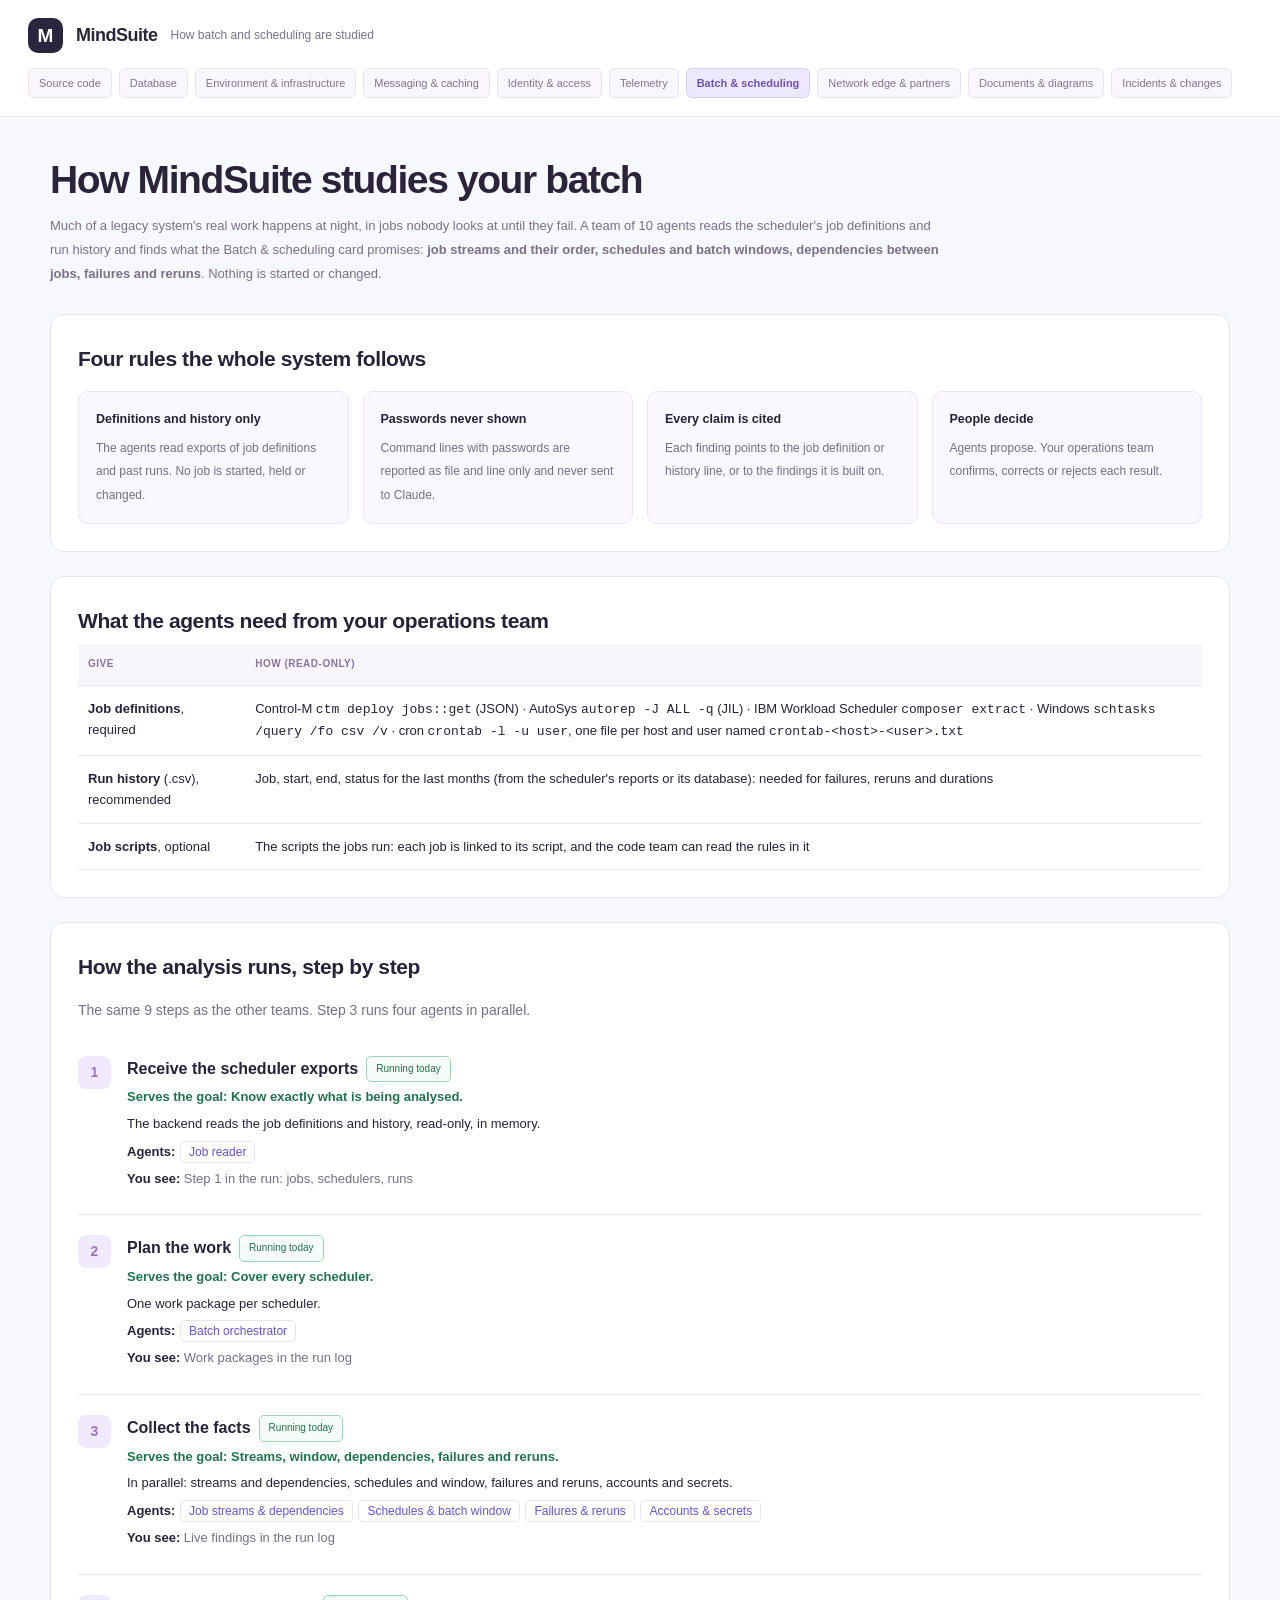
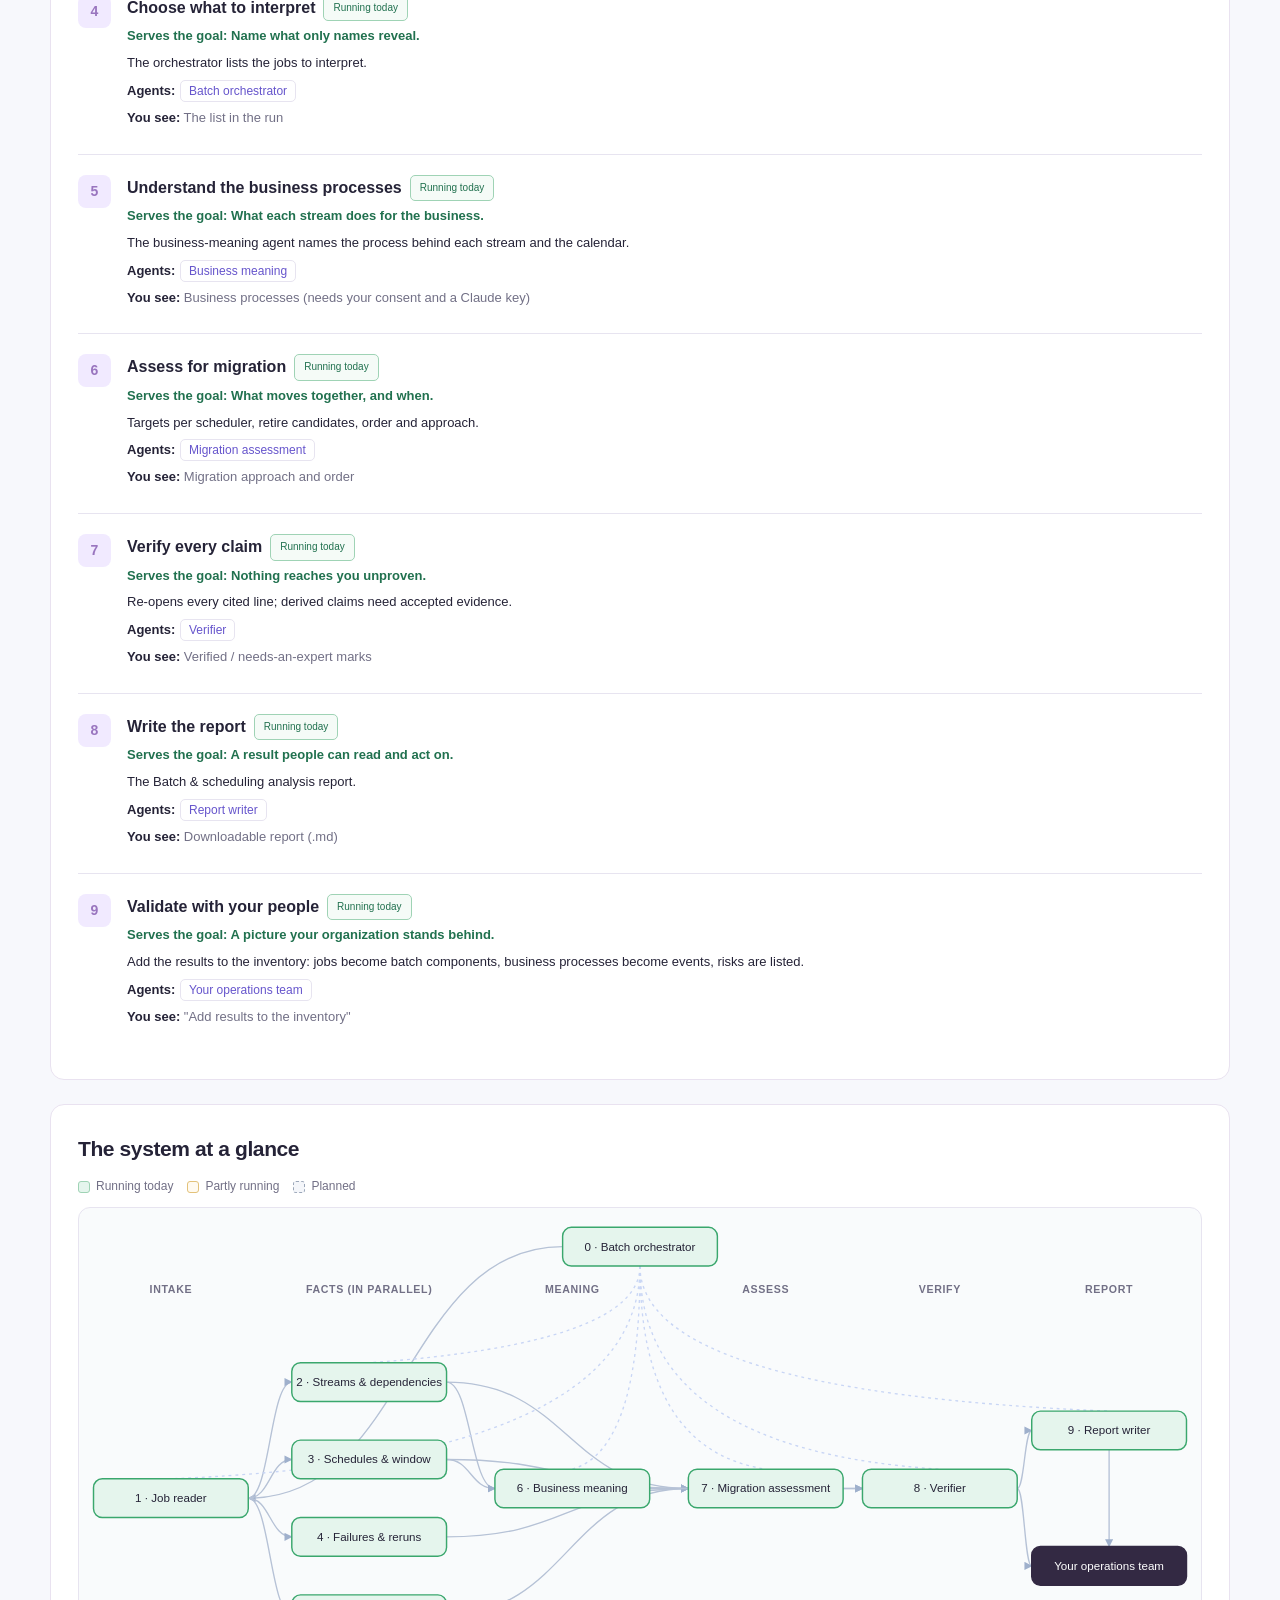
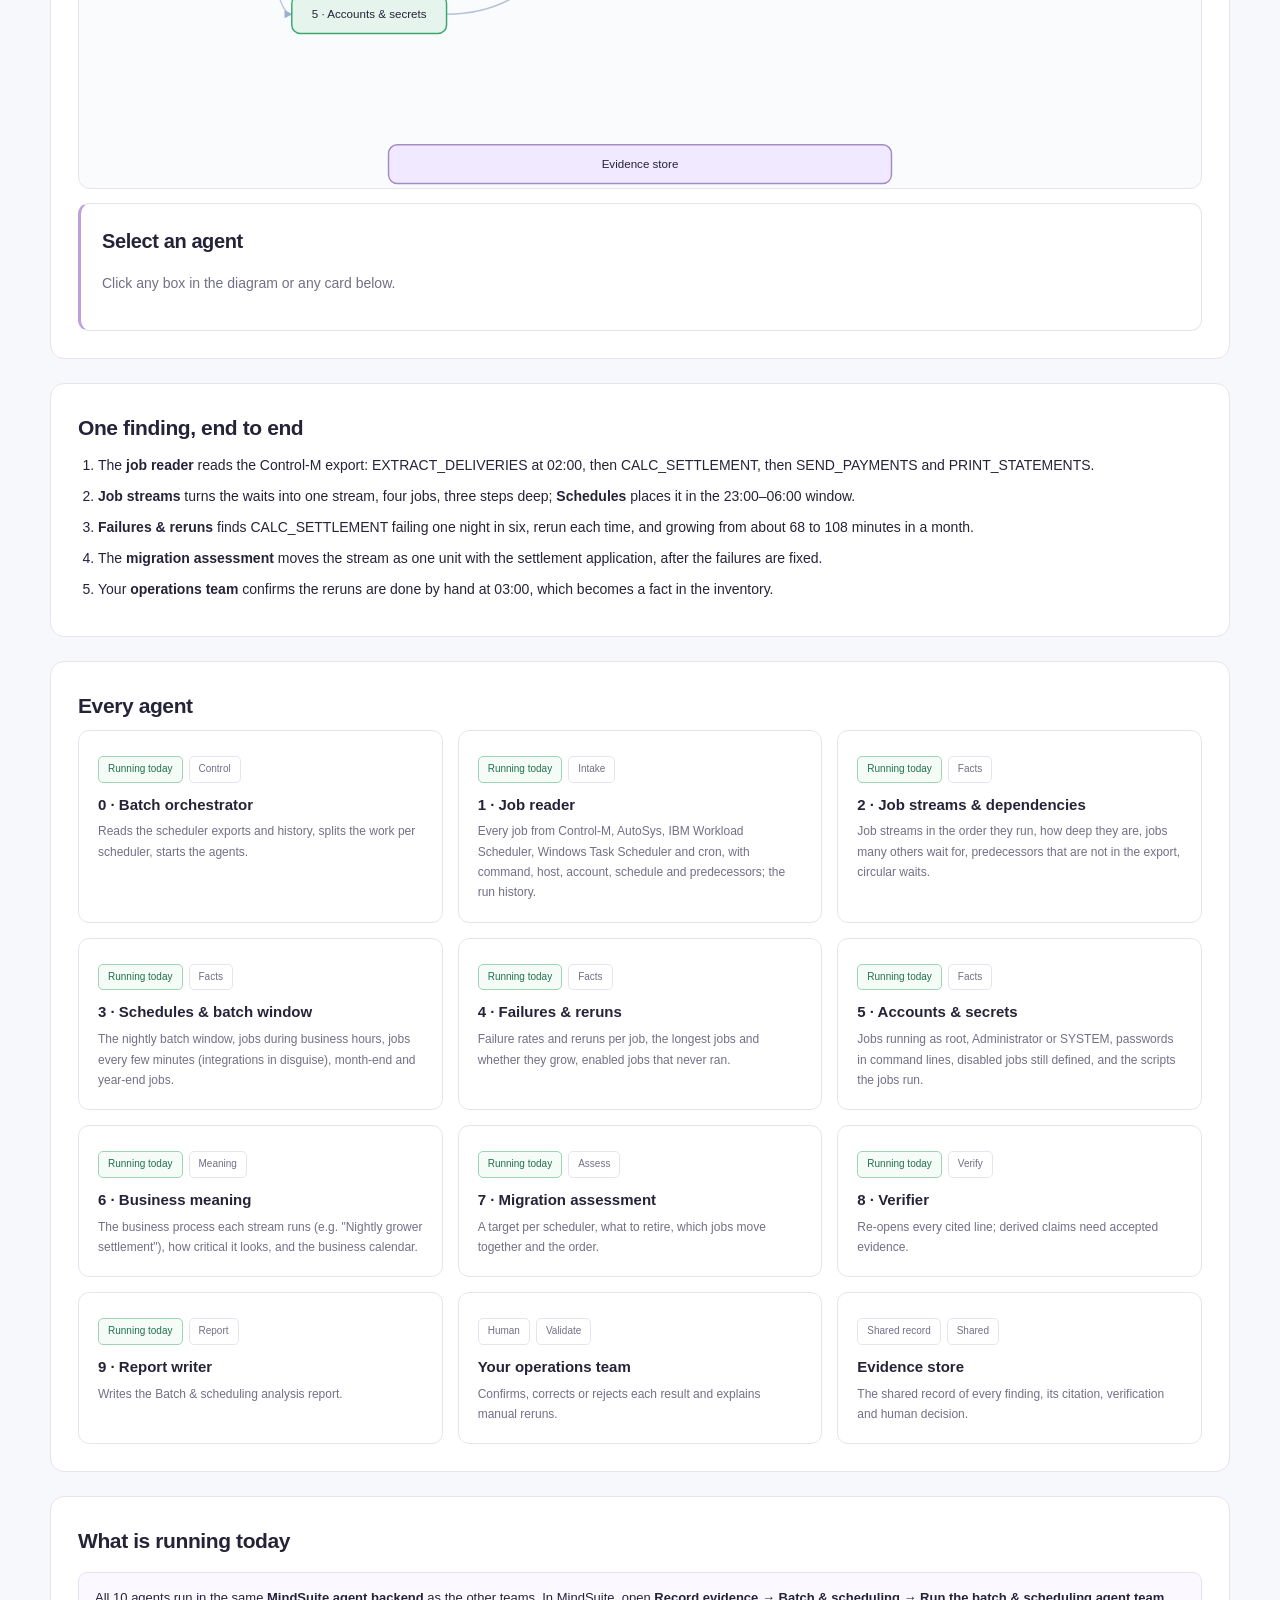
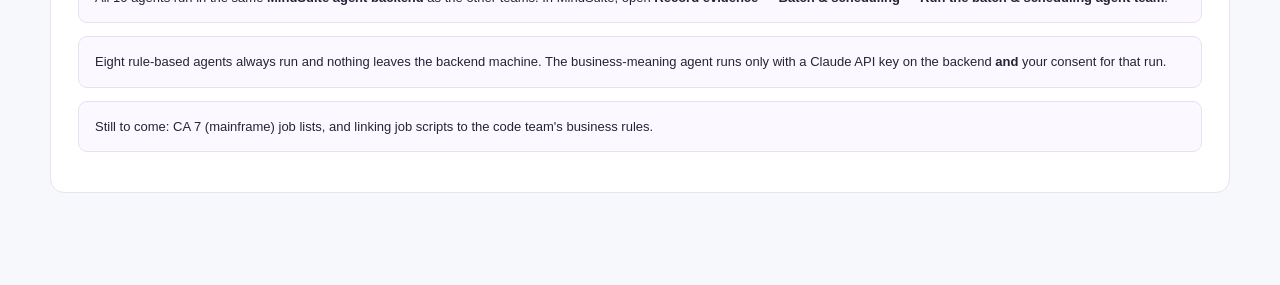
<file: teams/batch/agents.html>
<!doctype html>
<html lang="en">
<head>
<meta charset="utf-8">
<meta name="viewport" content="width=device-width,initial-scale=1">
<title>How MindSuite studies your batch</title>
<link rel="stylesheet" href="../shared/team-page.css">
</head>
<body>
<header><span class="mark">M</span><b>MindSuite</b><span>How batch and scheduling are studied</span><nav class="teamnav" aria-label="Agent teams"><a href="../code/agents.html">Source code</a><a href="../database/agents.html">Database</a><a href="../infrastructure/agents.html">Environment &amp; infrastructure</a><a href="../messaging/agents.html">Messaging &amp; caching</a><a href="../identity/agents.html">Identity &amp; access</a><a href="../telemetry/agents.html">Telemetry</a><a href="../batch/agents.html" class="on">Batch &amp; scheduling</a><a href="../network/agents.html">Network edge &amp; partners</a><a href="../documents/agents.html">Documents &amp; diagrams</a><a href="../incidents/agents.html">Incidents &amp; changes</a></nav></header>
<main>
<h1>How MindSuite studies your batch</h1>
<p class="lead">Much of a legacy system's real work happens at night, in jobs nobody looks at until they fail. A team of 10 agents reads the scheduler's job definitions and run history and finds what the Batch &amp; scheduling card promises: <b>job streams and their order, schedules and batch windows, dependencies between jobs, failures and reruns</b>. Nothing is started or changed.</p>

<section>
<h2>Four rules the whole system follows</h2>
<div class="principles">
 <div><b>Definitions and history only</b><span class="muted">The agents read exports of job definitions and past runs. No job is started, held or changed.</span></div>
 <div><b>Passwords never shown</b><span class="muted">Command lines with passwords are reported as file and line only and never sent to Claude.</span></div>
 <div><b>Every claim is cited</b><span class="muted">Each finding points to the job definition or history line, or to the findings it is built on.</span></div>
 <div><b>People decide</b><span class="muted">Agents propose. Your operations team confirms, corrects or rejects each result.</span></div>
</div>
</section>

<section>
<h2>What the agents need from your operations team</h2>
<table><thead><tr><th>Give</th><th>How (read-only)</th></tr></thead><tbody>
<tr><td><b>Job definitions</b>, required</td><td>Control-M <code>ctm deploy jobs::get</code> (JSON) · AutoSys <code>autorep -J ALL -q</code> (JIL) · IBM Workload Scheduler <code>composer extract</code> · Windows <code>schtasks /query /fo csv /v</code> · cron <code>crontab -l -u user</code>, one file per host and user named <code>crontab-&lt;host&gt;-&lt;user&gt;.txt</code></td></tr>
<tr><td><b>Run history</b> (.csv), recommended</td><td>Job, start, end, status for the last months (from the scheduler's reports or its database): needed for failures, reruns and durations</td></tr>
<tr><td><b>Job scripts</b>, optional</td><td>The scripts the jobs run: each job is linked to its script, and the code team can read the rules in it</td></tr>
</tbody></table>
</section>

<section>
<h2>How the analysis runs, step by step</h2>
<p class="muted">The same 9 steps as the other teams. Step 3 runs four agents in parallel.</p>
<div id="steps"></div>
</section>

<section>
<h2>The system at a glance</h2>
<div class="legend"><span><i class="dot built"></i>Running today</span><span><i class="dot partly"></i>Partly running</span><span><i class="dot planned"></i>Planned</span></div>
<div class="diagram-wrap"><svg id="diagram" viewBox="0 0 1160 600" role="img" aria-label="Batch agent system diagram"></svg></div>
<div class="panel" id="panel"><h3>Select an agent</h3><p class="muted">Click any box in the diagram or any card below.</p></div>
</section>

<section>
<h2>One finding, end to end</h2>
<ol class="flow">
 <li>The <b>job reader</b> reads the Control-M export: EXTRACT_DELIVERIES at 02:00, then CALC_SETTLEMENT, then SEND_PAYMENTS and PRINT_STATEMENTS.</li>
 <li><b>Job streams</b> turns the waits into one stream, four jobs, three steps deep; <b>Schedules</b> places it in the 23:00–06:00 window.</li>
 <li><b>Failures &amp; reruns</b> finds CALC_SETTLEMENT failing one night in six, rerun each time, and growing from about 68 to 108 minutes in a month.</li>
 <li>The <b>migration assessment</b> moves the stream as one unit with the settlement application, after the failures are fixed.</li>
 <li>Your <b>operations team</b> confirms the reruns are done by hand at 03:00, which becomes a fact in the inventory.</li>
</ol>
</section>

<section>
<h2>Every agent</h2>
<div class="grid" id="cards"></div>
</section>

<section>
<h2>What is running today</h2>
<p class="note">All 10 agents run in the same <b>MindSuite agent backend</b> as the other teams. In MindSuite, open <b>Record evidence → Batch &amp; scheduling → Run the batch &amp; scheduling agent team</b>.</p>
<p class="note">Eight rule-based agents always run and nothing leaves the backend machine. The business-meaning agent runs only with a Claude API key on the backend <b>and</b> your consent for that run.</p>
<p class="note">Still to come: CA 7 (mainframe) job lists, and linking job scripts to the code team's business rules.</p>
</section>
</main>
<script>
const AGENTS=[
 {id:'orch',n:0,name:'Batch orchestrator',stage:'Control',type:'Coordinator',tier:'No model',status:'built',does:'Reads the scheduler exports and history, splits the work per scheduler, starts the agents.',reads:'The export files and every agent\'s progress',produces:'Tasks, the step log',safeguard:'Never starts or changes a job.'},
 {id:'bjr',n:1,name:'Job reader',stage:'Intake',type:'Tool',tier:'No model',status:'built',does:'Every job from Control-M, AutoSys, IBM Workload Scheduler, Windows Task Scheduler and cron, with command, host, account, schedule and predecessors; the run history.',reads:'Scheduler exports, run history',produces:'Jobs, schedulers, runs',safeguard:'Windows\' own tasks are left out; password lines are never quoted.'},
 {id:'flo',n:2,name:'Job streams & dependencies',stage:'Facts',type:'Tool',tier:'No model',status:'built',does:'Job streams in the order they run, how deep they are, jobs many others wait for, predecessors that are not in the export, circular waits.',reads:'Predecessors and events',produces:'Streams and dependency findings',safeguard:'Missing predecessors are reported, not guessed.'},
 {id:'win',n:3,name:'Schedules & batch window',stage:'Facts',type:'Tool',tier:'No model',status:'built',does:'The nightly batch window, jobs during business hours, jobs every few minutes (integrations in disguise), month-end and year-end jobs.',reads:'Schedules and start times',produces:'Window and schedule findings',safeguard:'Times are as defined in the scheduler.'},
 {id:'run',n:4,name:'Failures & reruns',stage:'Facts',type:'Tool',tier:'No model',status:'built',does:'Failure rates and reruns per job, the longest jobs and whether they grow, enabled jobs that never ran.',reads:'Run history',produces:'Reliability findings',safeguard:'Only schedulers whose history was given are judged.'},
 {id:'bsec',n:5,name:'Accounts & secrets',stage:'Facts',type:'Tool',tier:'No model',status:'built',does:'Jobs running as root, Administrator or SYSTEM, passwords in command lines, disabled jobs still defined, and the scripts the jobs run.',reads:'Job definitions, scripts',produces:'Security findings, job-to-script links',safeguard:'Passwords are reported as file and line only.'},
 {id:'bmea',n:6,name:'Business meaning',stage:'Meaning',type:'Model',tier:'Strongest',status:'built',does:'The business process each stream runs (e.g. "Nightly grower settlement"), how critical it looks, and the business calendar.',reads:'Job names, descriptions, schedules and order — never passwords',produces:'Business processes, calendar, questions',safeguard:'Every item cites the jobs it is based on.'},
 {id:'bass',n:7,name:'Migration assessment',stage:'Assess',type:'Rules',tier:'No model',status:'built',does:'A target per scheduler, what to retire, which jobs move together and the order.',reads:'All fact and meaning results',produces:'Targets, order, approach',safeguard:'Rules of thumb, labelled as such.'},
 {id:'ver',n:8,name:'Verifier',stage:'Verify',type:'Tool + model',tier:'Balanced',status:'built',does:'Re-opens every cited line; derived claims need accepted evidence.',reads:'Every finding and the cited lines',produces:'Accepted / rejected / needs an expert',safeguard:'Uses a different model from the agent it checks.'},
 {id:'rep',n:9,name:'Report writer',stage:'Report',type:'Tool + model',tier:'Balanced',status:'built',does:'Writes the Batch & scheduling analysis report.',reads:'Verified findings only',produces:'Report (.md)',safeguard:'Cannot add facts that are not in the verified evidence.'},
 {id:'ppl',n:'',name:'Your operations team',stage:'Validate',type:'Human',tier:'',status:'people',does:'Confirms, corrects or rejects each result and explains manual reruns.',reads:'The report, findings and questions',produces:'Confirmed facts and answers',safeguard:'Agents never overwrite what a person confirmed.'},
 {id:'store',n:'',name:'Evidence store',stage:'Shared',type:'Shared record',tier:'',status:'store',does:'The shared record of every finding, its citation, verification and human decision.',reads:'Findings from every agent',produces:'A traceable history',safeguard:'Append-only.'}];
const EDGES=[['orch','bjr'],['bjr','flo'],['bjr','win'],['bjr','run'],['bjr','bsec'],['flo','bmea'],['win','bmea'],['flo','bass'],['win','bass'],['run','bass'],['bsec','bass'],['bmea','bass'],['bass','ver'],['bmea','ver'],['ver','rep'],['rep','ppl'],['ver','ppl']];
const COLS={Intake:95,Facts:300,Meaning:510,Assess:710,Verify:890,Report:1065};
const POS={orch:[580,40],bjr:[95,300],flo:[300,180],win:[300,260],run:[300,340],bsec:[300,420],bmea:[510,290],bass:[710,290],ver:[890,290],rep:[1065,230],ppl:[1065,370],store:[580,575]};
const SHORT={flo:'Streams & dependencies',win:'Schedules & window',bsec:'Accounts & secrets',bass:'Migration assessment',ppl:'Your operations team'};
const ORCH_LINKS=['bjr','flo','bmea','bass','ver','rep'];
const STEPS=[
 {n:1,title:'Receive the scheduler exports',goal:'Know exactly what is being analysed.',does:'The backend reads the job definitions and history, read-only, in memory.',agents:['bjr'],see:'Step 1 in the run: jobs, schedulers, runs',status:'built'},
 {n:2,title:'Plan the work',goal:'Cover every scheduler.',does:'One work package per scheduler.',agents:['orch'],see:'Work packages in the run log',status:'built'},
 {n:3,title:'Collect the facts',goal:'Streams, window, dependencies, failures and reruns.',does:'In parallel: streams and dependencies, schedules and window, failures and reruns, accounts and secrets.',agents:['flo','win','run','bsec'],see:'Live findings in the run log',status:'built'},
 {n:4,title:'Choose what to interpret',goal:'Name what only names reveal.',does:'The orchestrator lists the jobs to interpret.',agents:['orch'],see:'The list in the run',status:'built'},
 {n:5,title:'Understand the business processes',goal:'What each stream does for the business.',does:'The business-meaning agent names the process behind each stream and the calendar.',agents:['bmea'],see:'Business processes (needs your consent and a Claude key)',status:'built'},
 {n:6,title:'Assess for migration',goal:'What moves together, and when.',does:'Targets per scheduler, retire candidates, order and approach.',agents:['bass'],see:'Migration approach and order',status:'built'},
 {n:7,title:'Verify every claim',goal:'Nothing reaches you unproven.',does:'Re-opens every cited line; derived claims need accepted evidence.',agents:['ver'],see:'Verified / needs-an-expert marks',status:'built'},
 {n:8,title:'Write the report',goal:'A result people can read and act on.',does:'The Batch & scheduling analysis report.',agents:['rep'],see:'Downloadable report (.md)',status:'built'},
 {n:9,title:'Validate with your people',goal:'A picture your organization stands behind.',does:'Add the results to the inventory: jobs become batch components, business processes become events, risks are listed.',agents:['ppl'],see:'"Add results to the inventory"',status:'built'}];
</script>
<script src="../shared/team-page.js"></script>
</body>
</html>
</file>
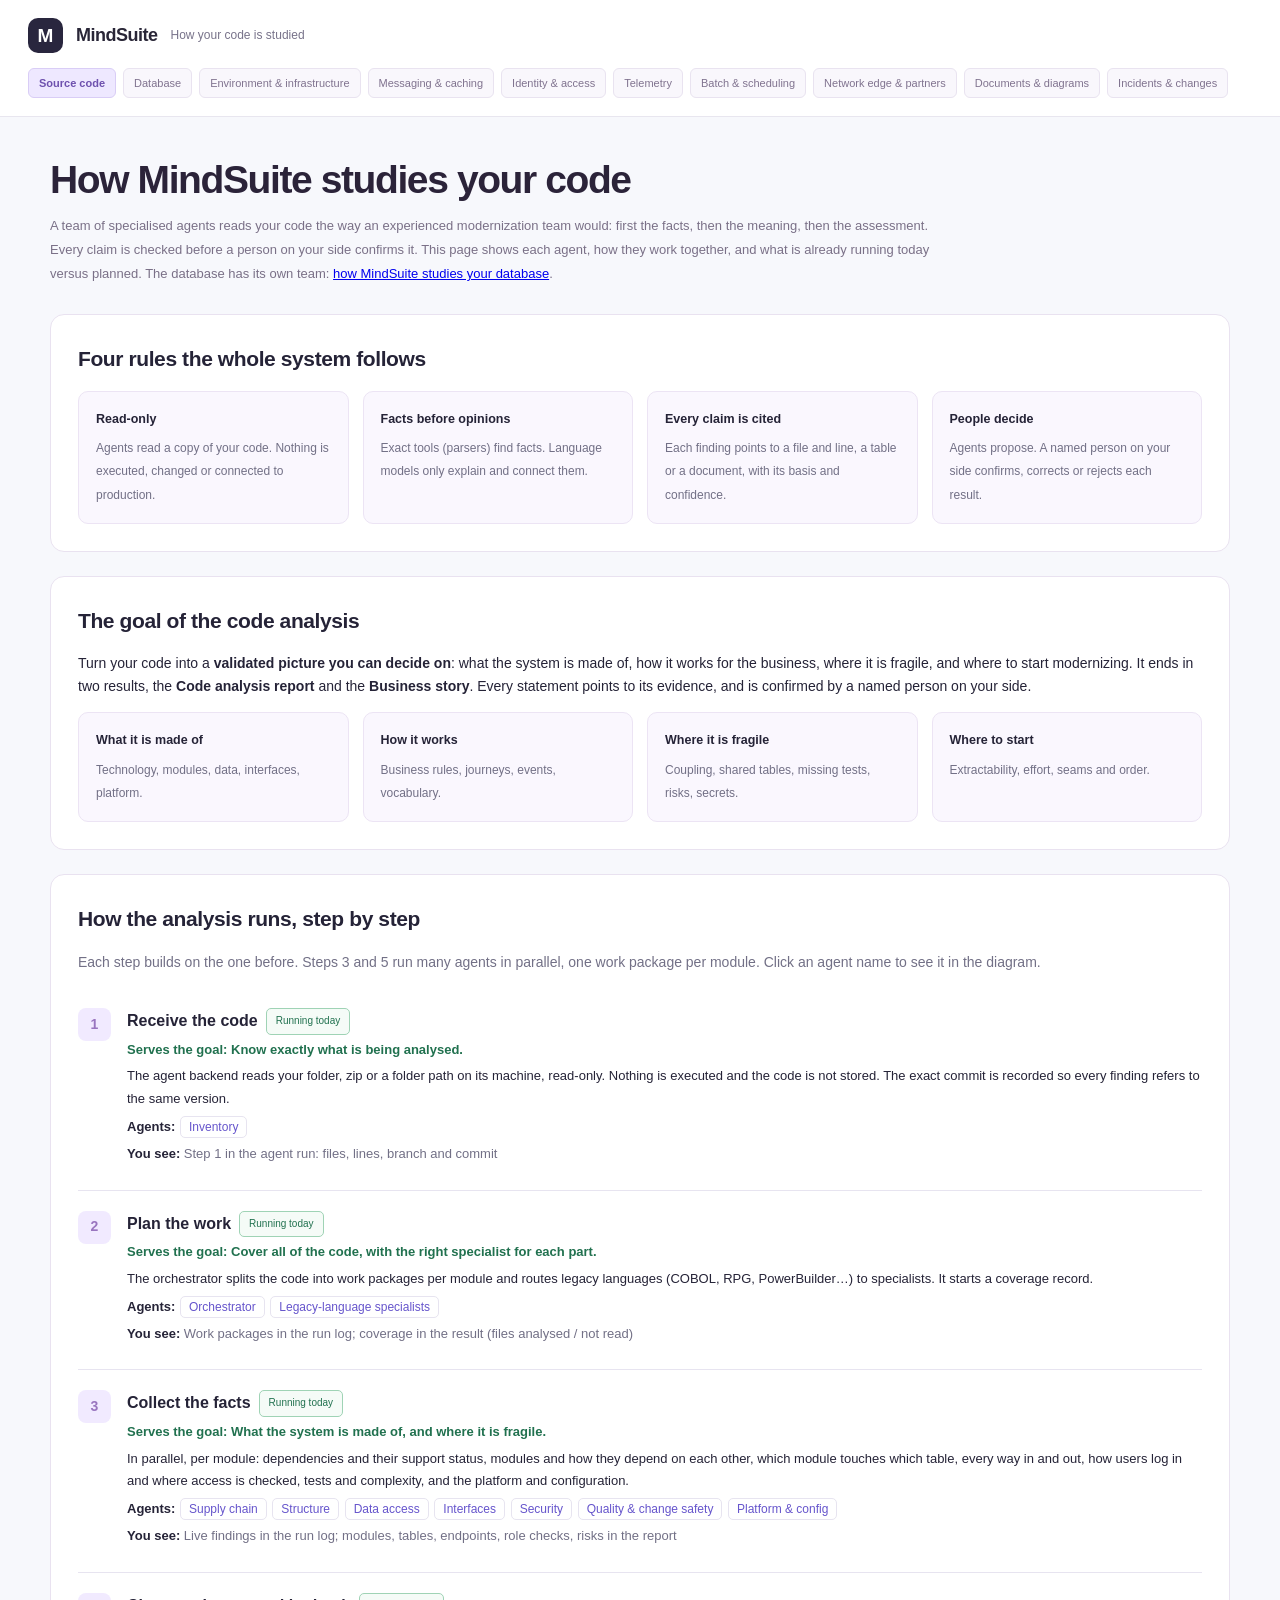
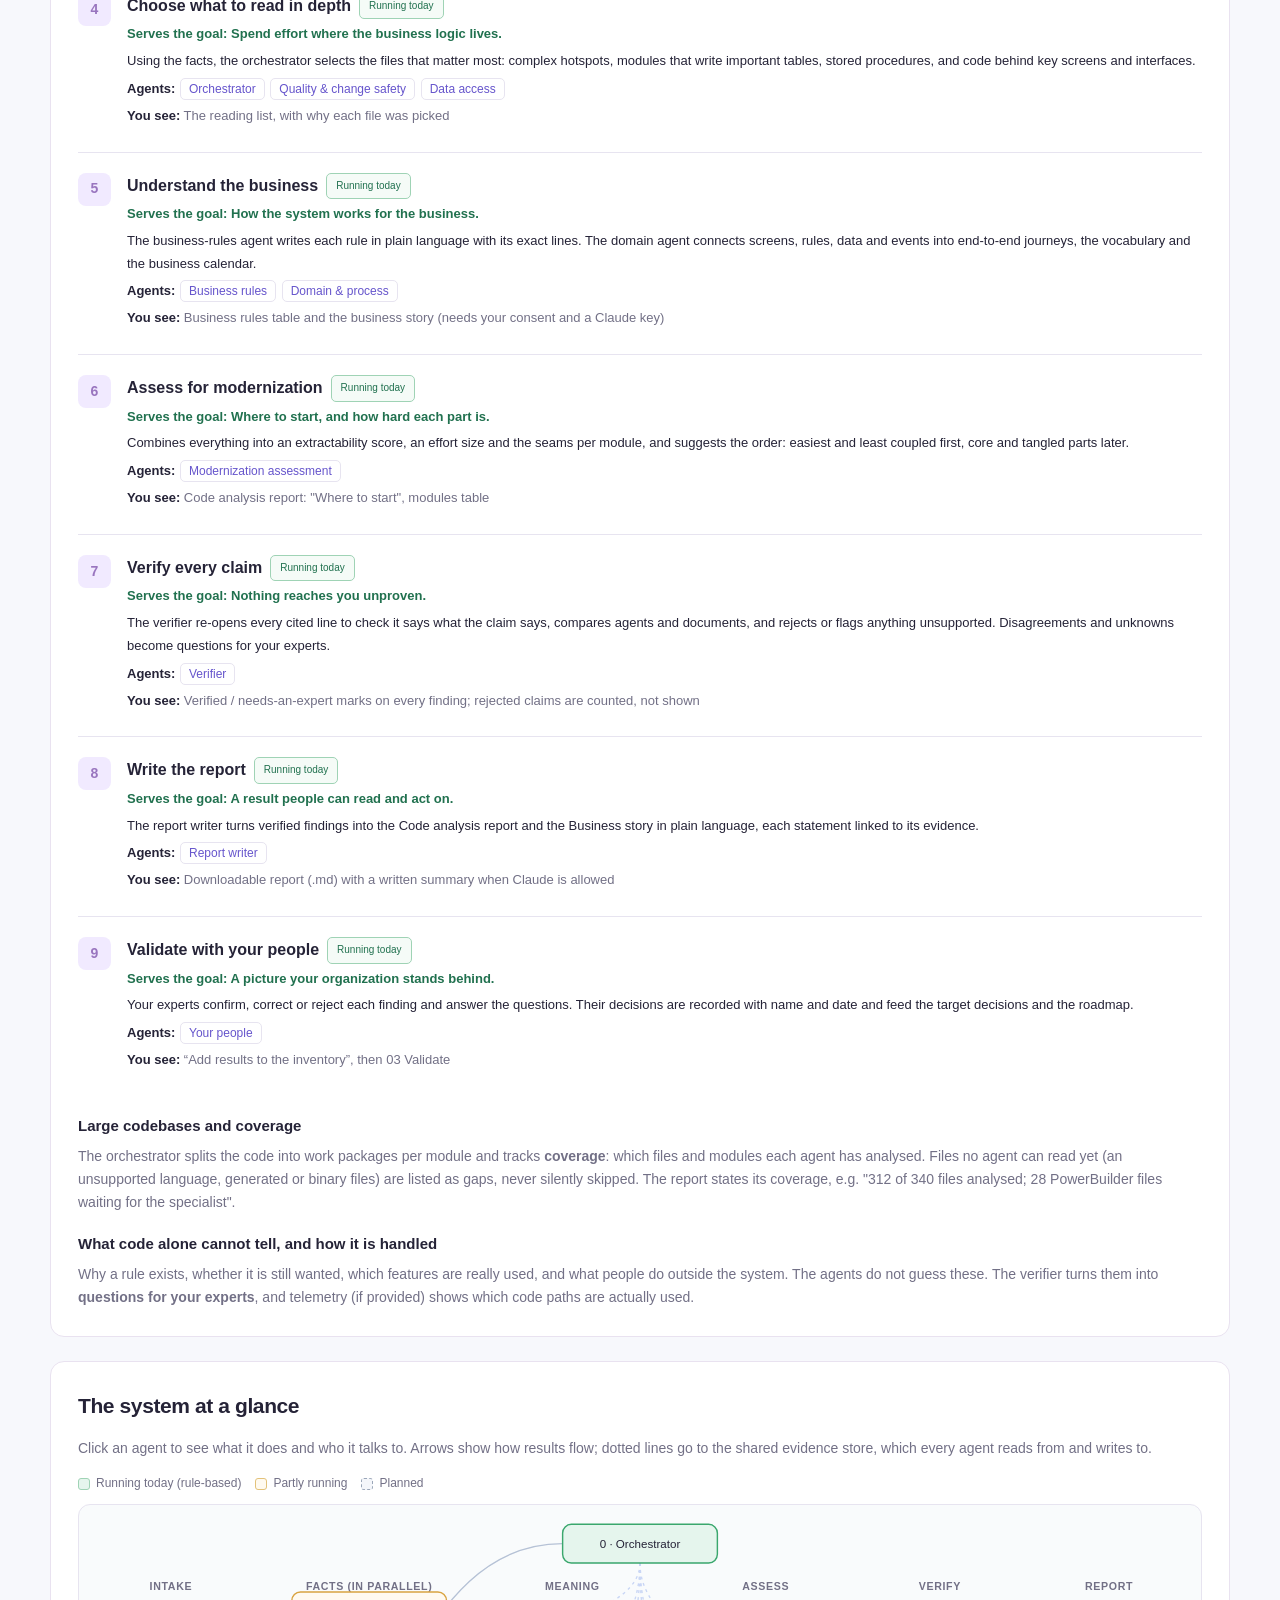
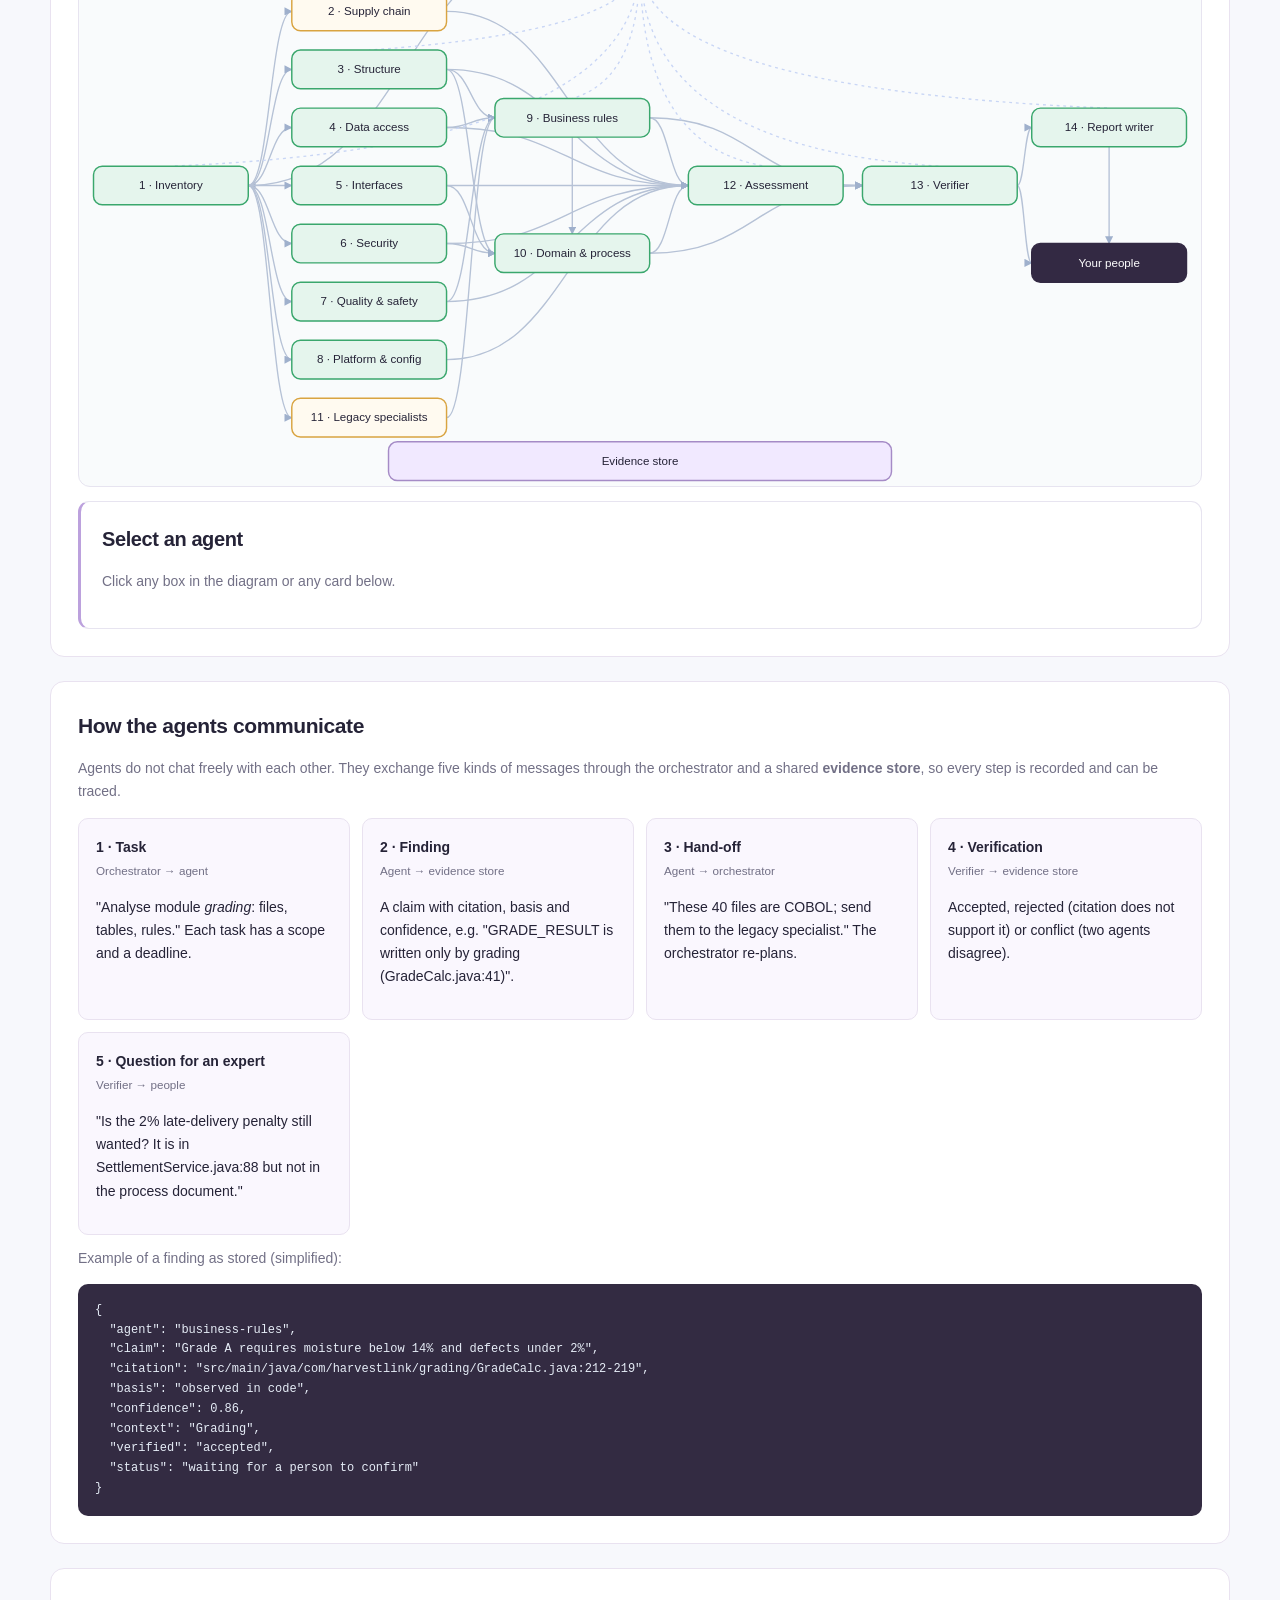
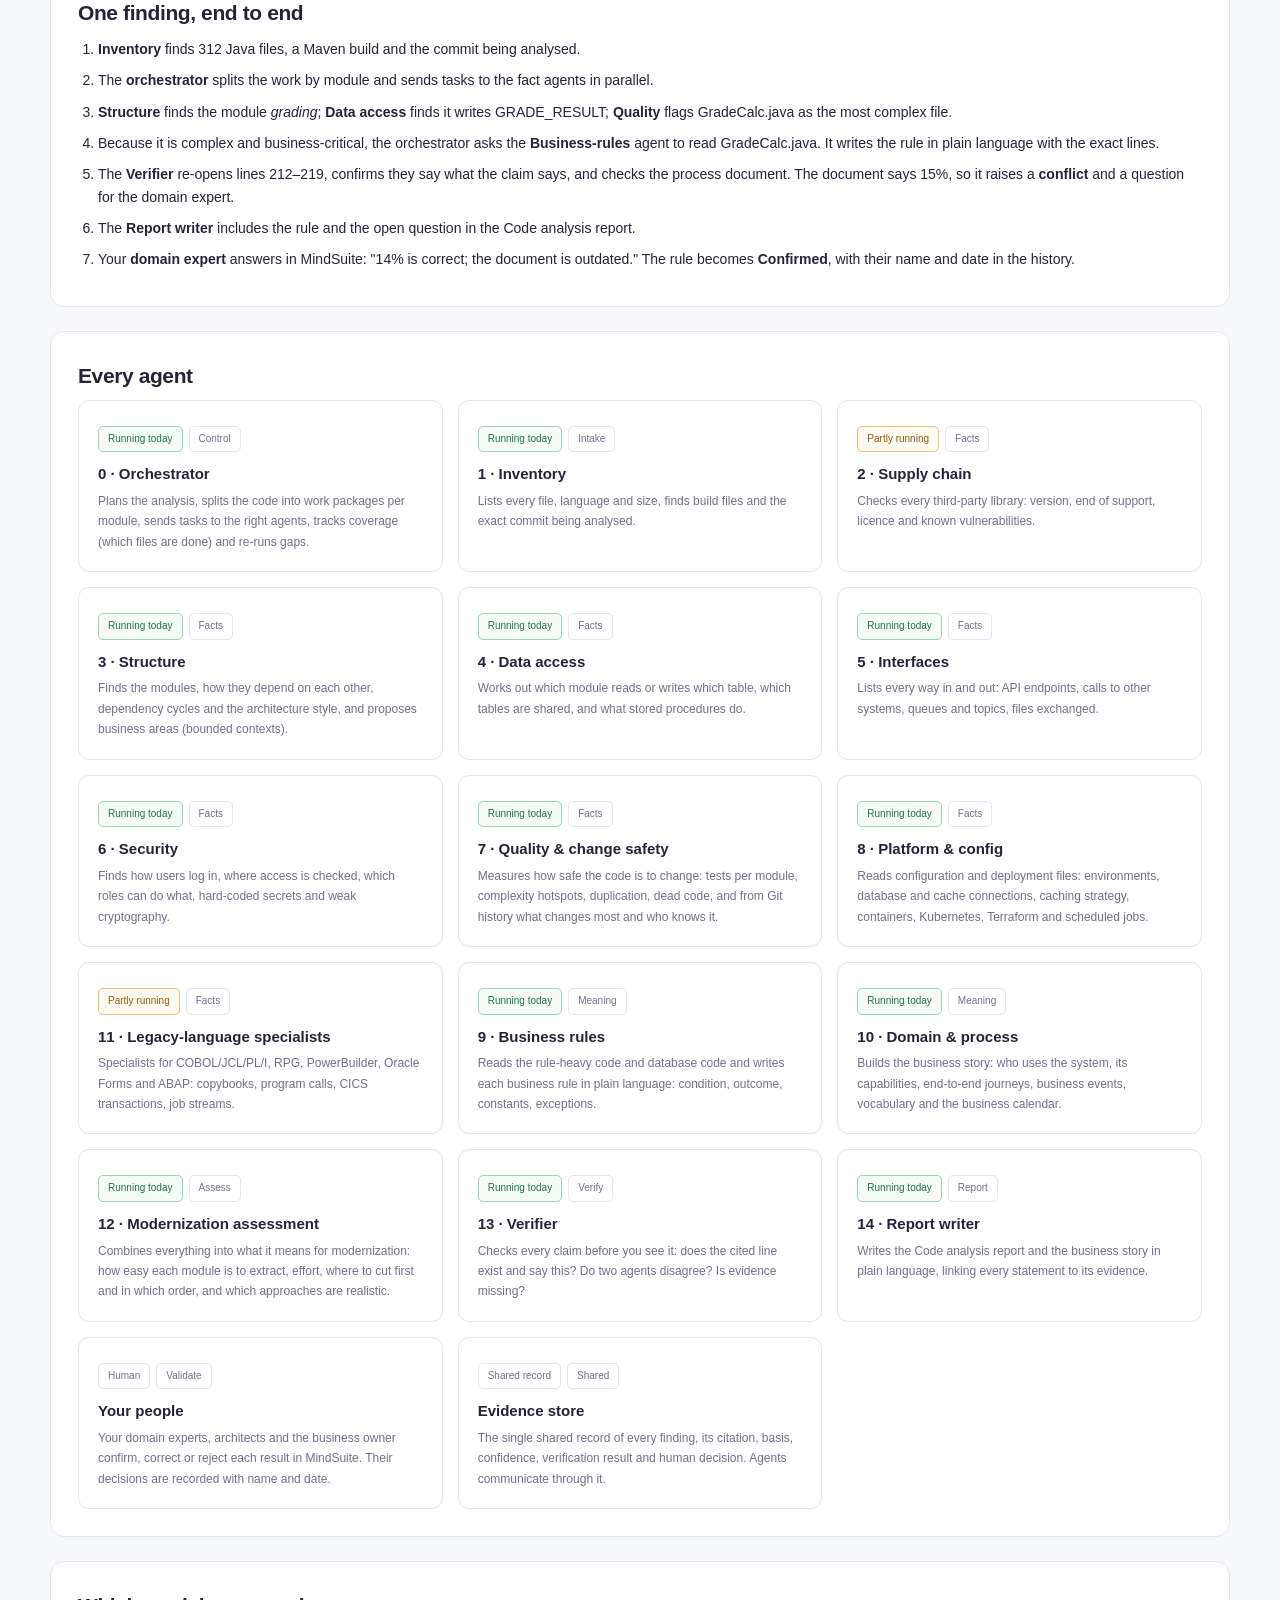
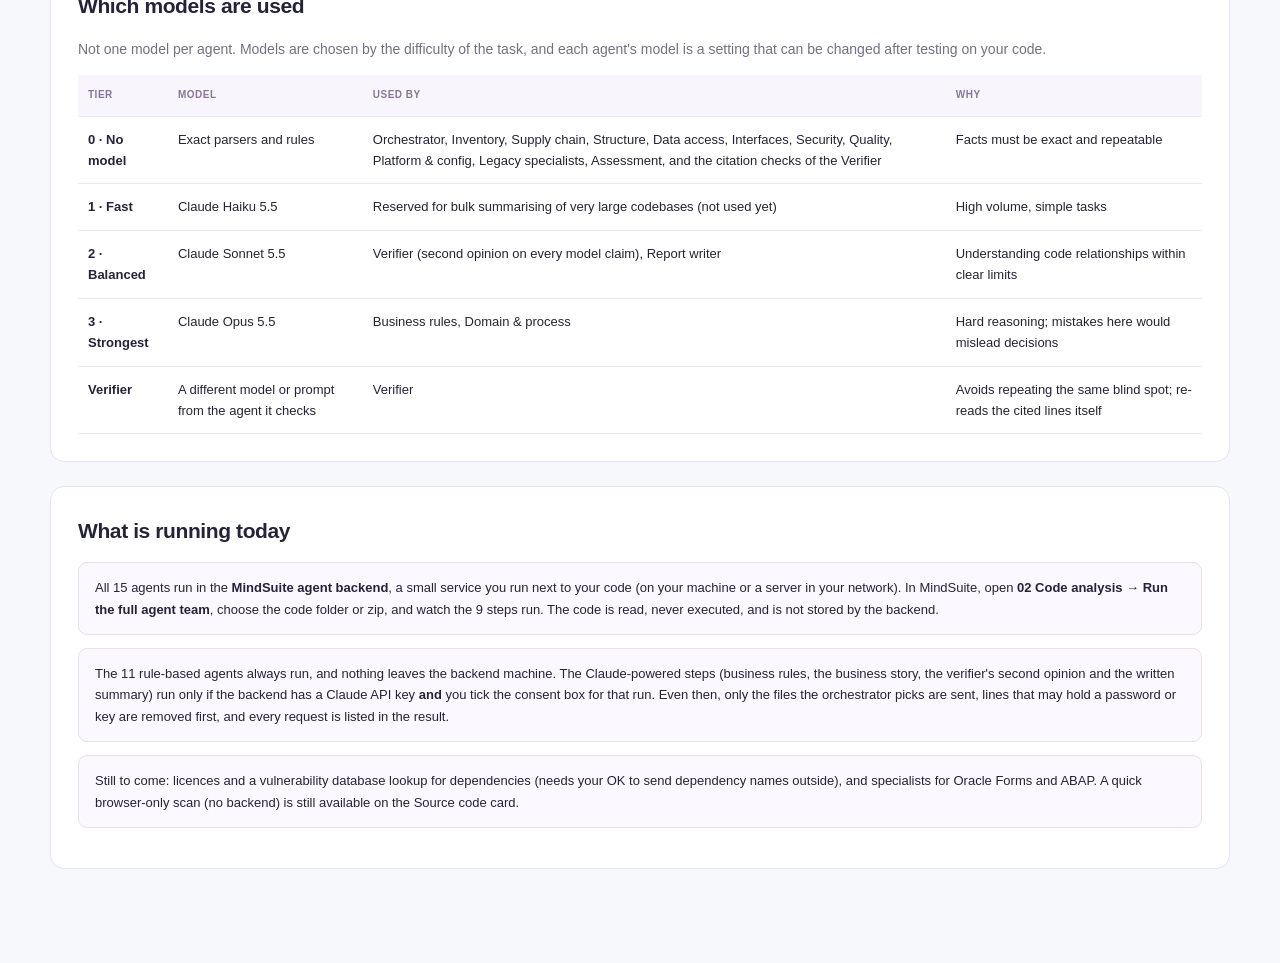
<file: teams/code/agents.html>
<!doctype html>
<html lang="en">
<head>
<meta charset="utf-8">
<meta name="viewport" content="width=device-width,initial-scale=1">
<title>How MindSuite studies your code</title>
<link rel="stylesheet" href="../shared/team-page.css">
</head>
<body>
<header><span class="mark">M</span><b>MindSuite</b><span>How your code is studied</span><nav class="teamnav" aria-label="Agent teams"><a href="../code/agents.html" class="on">Source code</a><a href="../database/agents.html">Database</a><a href="../infrastructure/agents.html">Environment & infrastructure</a><a href="../messaging/agents.html">Messaging &amp; caching</a><a href="../identity/agents.html">Identity &amp; access</a><a href="../telemetry/agents.html">Telemetry</a><a href="../batch/agents.html">Batch &amp; scheduling</a><a href="../network/agents.html">Network edge &amp; partners</a><a href="../documents/agents.html">Documents &amp; diagrams</a><a href="../incidents/agents.html">Incidents &amp; changes</a></nav></header>
<main>
<h1>How MindSuite studies your code</h1>
<p class="lead">A team of specialised agents reads your code the way an experienced modernization team would: first the facts, then the meaning, then the assessment. Every claim is checked before a person on your side confirms it. This page shows each agent, how they work together, and what is already running today versus planned. The database has its own team: <a href="../database/agents.html">how MindSuite studies your database</a>.</p>

<section>
<h2>Four rules the whole system follows</h2>
<div class="principles">
 <div><b>Read-only</b><span class="muted">Agents read a copy of your code. Nothing is executed, changed or connected to production.</span></div>
 <div><b>Facts before opinions</b><span class="muted">Exact tools (parsers) find facts. Language models only explain and connect them.</span></div>
 <div><b>Every claim is cited</b><span class="muted">Each finding points to a file and line, a table or a document, with its basis and confidence.</span></div>
 <div><b>People decide</b><span class="muted">Agents propose. A named person on your side confirms, corrects or rejects each result.</span></div>
</div>
</section>

<section>
<h2>The goal of the code analysis</h2>
<p>Turn your code into a <b>validated picture you can decide on</b>: what the system is made of, how it works for the business, where it is fragile, and where to start modernizing. It ends in two results, the <b>Code analysis report</b> and the <b>Business story</b>. Every statement points to its evidence, and is confirmed by a named person on your side.</p>
<div class="principles">
 <div><b>What it is made of</b><span class="muted">Technology, modules, data, interfaces, platform.</span></div>
 <div><b>How it works</b><span class="muted">Business rules, journeys, events, vocabulary.</span></div>
 <div><b>Where it is fragile</b><span class="muted">Coupling, shared tables, missing tests, risks, secrets.</span></div>
 <div><b>Where to start</b><span class="muted">Extractability, effort, seams and order.</span></div>
</div>
</section>

<section>
<h2>How the analysis runs, step by step</h2>
<p class="muted">Each step builds on the one before. Steps 3 and 5 run many agents in parallel, one work package per module. Click an agent name to see it in the diagram.</p>
<div id="steps"></div>
<h3 style="margin:18px 0 6px;font-size:15px">Large codebases and coverage</h3>
<p class="muted" style="margin:0">The orchestrator splits the code into work packages per module and tracks <b>coverage</b>: which files and modules each agent has analysed. Files no agent can read yet (an unsupported language, generated or binary files) are listed as gaps, never silently skipped. The report states its coverage, e.g. "312 of 340 files analysed; 28 PowerBuilder files waiting for the specialist".</p>
<h3 style="margin:18px 0 6px;font-size:15px">What code alone cannot tell, and how it is handled</h3>
<p class="muted" style="margin:0">Why a rule exists, whether it is still wanted, which features are really used, and what people do outside the system. The agents do not guess these. The verifier turns them into <b>questions for your experts</b>, and telemetry (if provided) shows which code paths are actually used.</p>
</section>

<section>
<h2>The system at a glance</h2>
<p class="muted">Click an agent to see what it does and who it talks to. Arrows show how results flow; dotted lines go to the shared evidence store, which every agent reads from and writes to.</p>
<div class="legend"><span><i class="dot built"></i>Running today (rule-based)</span><span><i class="dot partly"></i>Partly running</span><span><i class="dot planned"></i>Planned</span></div>
<div class="diagram-wrap"><svg id="diagram" viewBox="0 0 1160 600" role="img" aria-label="Agent system diagram"></svg></div>
<div class="panel" id="panel"><h3>Select an agent</h3><p class="muted">Click any box in the diagram or any card below.</p></div>
</section>

<section>
<h2>How the agents communicate</h2>
<p class="muted">Agents do not chat freely with each other. They exchange five kinds of messages through the orchestrator and a shared <b>evidence store</b>, so every step is recorded and can be traced.</p>
<div class="msgs">
 <div class="msg"><b>1 · Task</b><small>Orchestrator → agent</small><p>"Analyse module <i>grading</i>: files, tables, rules." Each task has a scope and a deadline.</p></div>
 <div class="msg"><b>2 · Finding</b><small>Agent → evidence store</small><p>A claim with citation, basis and confidence, e.g. "GRADE_RESULT is written only by grading (GradeCalc.java:41)".</p></div>
 <div class="msg"><b>3 · Hand-off</b><small>Agent → orchestrator</small><p>"These 40 files are COBOL; send them to the legacy specialist." The orchestrator re-plans.</p></div>
 <div class="msg"><b>4 · Verification</b><small>Verifier → evidence store</small><p>Accepted, rejected (citation does not support it) or conflict (two agents disagree).</p></div>
 <div class="msg"><b>5 · Question for an expert</b><small>Verifier → people</small><p>"Is the 2% late-delivery penalty still wanted? It is in SettlementService.java:88 but not in the process document."</p></div>
</div>
<p class="muted" style="margin-top:12px">Example of a finding as stored (simplified):</p>
<pre>{
  "agent": "business-rules",
  "claim": "Grade A requires moisture below 14% and defects under 2%",
  "citation": "src/main/java/com/harvestlink/grading/GradeCalc.java:212-219",
  "basis": "observed in code",
  "confidence": 0.86,
  "context": "Grading",
  "verified": "accepted",
  "status": "waiting for a person to confirm"
}</pre>
</section>

<section>
<h2>One finding, end to end</h2>
<ol class="flow">
 <li><b>Inventory</b> finds 312 Java files, a Maven build and the commit being analysed.</li>
 <li>The <b>orchestrator</b> splits the work by module and sends tasks to the fact agents in parallel.</li>
 <li><b>Structure</b> finds the module <i>grading</i>; <b>Data access</b> finds it writes GRADE_RESULT; <b>Quality</b> flags GradeCalc.java as the most complex file.</li>
 <li>Because it is complex and business-critical, the orchestrator asks the <b>Business-rules</b> agent to read GradeCalc.java. It writes the rule in plain language with the exact lines.</li>
 <li>The <b>Verifier</b> re-opens lines 212–219, confirms they say what the claim says, and checks the process document. The document says 15%, so it raises a <b>conflict</b> and a question for the domain expert.</li>
 <li>The <b>Report writer</b> includes the rule and the open question in the Code analysis report.</li>
 <li>Your <b>domain expert</b> answers in MindSuite: "14% is correct; the document is outdated." The rule becomes <b>Confirmed</b>, with their name and date in the history.</li>
</ol>
</section>

<section>
<h2>Every agent</h2>
<div class="grid" id="cards"></div>
</section>

<section>
<h2>Which models are used</h2>
<p class="muted">Not one model per agent. Models are chosen by the difficulty of the task, and each agent's model is a setting that can be changed after testing on your code.</p>
<table><thead><tr><th>Tier</th><th>Model</th><th>Used by</th><th>Why</th></tr></thead><tbody>
<tr><td><b>0 · No model</b></td><td>Exact parsers and rules</td><td>Orchestrator, Inventory, Supply chain, Structure, Data access, Interfaces, Security, Quality, Platform & config, Legacy specialists, Assessment, and the citation checks of the Verifier</td><td>Facts must be exact and repeatable</td></tr>
<tr><td><b>1 · Fast</b></td><td>Claude Haiku 5.5</td><td>Reserved for bulk summarising of very large codebases (not used yet)</td><td>High volume, simple tasks</td></tr>
<tr><td><b>2 · Balanced</b></td><td>Claude Sonnet 5.5</td><td>Verifier (second opinion on every model claim), Report writer</td><td>Understanding code relationships within clear limits</td></tr>
<tr><td><b>3 · Strongest</b></td><td>Claude Opus 5.5</td><td>Business rules, Domain & process</td><td>Hard reasoning; mistakes here would mislead decisions</td></tr>
<tr><td><b>Verifier</b></td><td>A different model or prompt from the agent it checks</td><td>Verifier</td><td>Avoids repeating the same blind spot; re-reads the cited lines itself</td></tr>
</tbody></table>
</section>

<section>
<h2>What is running today</h2>
<p class="note">All 15 agents run in the <b>MindSuite agent backend</b>, a small service you run next to your code (on your machine or a server in your network). In MindSuite, open <b>02 Code analysis → Run the full agent team</b>, choose the code folder or zip, and watch the 9 steps run. The code is read, never executed, and is not stored by the backend.</p>
<p class="note">The 11 rule-based agents always run, and nothing leaves the backend machine. The Claude-powered steps (business rules, the business story, the verifier's second opinion and the written summary) run only if the backend has a Claude API key <b>and</b> you tick the consent box for that run. Even then, only the files the orchestrator picks are sent, lines that may hold a password or key are removed first, and every request is listed in the result.</p>
<p class="note">Still to come: licences and a vulnerability database lookup for dependencies (needs your OK to send dependency names outside), and specialists for Oracle Forms and ABAP. A quick browser-only scan (no backend) is still available on the Source code card.</p>
</section>
</main>
<script>
const AGENTS=[
 {id:'orch',n:0,name:'Orchestrator',stage:'Control',type:'Coordinator',tier:'No model',status:'built',does:'Plans the analysis, splits the code into work packages per module, sends tasks to the right agents, tracks coverage (which files are done) and re-runs gaps.',reads:'The inventory and every agent\'s progress',produces:'Tasks, the coverage report, the final merged result',safeguard:'Stops when coverage targets are met; never edits findings.'},
 {id:'inv',n:1,name:'Inventory',stage:'Intake',type:'Tool',tier:'No model',status:'built',does:'Lists every file, language and size, finds build files and the exact commit being analysed.',reads:'All files and the Git metadata',produces:'File list, languages, size, build files, dependencies, commit',safeguard:'Skips build outputs and dependency folders; never reads secrets into the report.'},
 {id:'sup',n:2,name:'Supply chain',stage:'Facts',type:'Tool',tier:'No model',status:'partly',does:'Checks every third-party library: version, end of support, licence and known vulnerabilities.',reads:'Build files and lockfiles',produces:'Dependency list with support status, licences and vulnerabilities (SBOM)',safeguard:'Vulnerability lookups send only library names and versions, and only with your consent.'},
 {id:'str',n:3,name:'Structure',stage:'Facts',type:'Tool',tier:'No model',status:'built',does:'Finds the modules, how they depend on each other, dependency cycles and the architecture style, and proposes business areas (bounded contexts).',reads:'Packages, namespaces, imports, deployables',produces:'Module dependency graph, cycles, proposed bounded contexts',safeguard:'Proposals are marked "inferred" until a person confirms them.'},
 {id:'dat',n:4,name:'Data access',stage:'Facts',type:'Tool',tier:'No model',status:'built',does:'Works out which module reads or writes which table, which tables are shared, and what stored procedures do.',reads:'SQL in the code, ORM mappings, stored procedures, the database export',produces:'Code-to-table map, shared tables, data ownership',safeguard:'Reads table definitions and code only, never business data.'},
 {id:'int',n:5,name:'Interfaces',stage:'Facts',type:'Tool',tier:'No model',status:'built',does:'Lists every way in and out: API endpoints, calls to other systems, queues and topics, files exchanged.',reads:'Controllers, routes, HTTP clients, messaging and file code, API specifications',produces:'Interface catalogue with direction, protocol and purpose',safeguard:'Partner hosts are reported, credentials never.'},
 {id:'sec',n:6,name:'Security',stage:'Facts',type:'Tool',tier:'No model',status:'built',does:'Finds how users log in, where access is checked, which roles can do what, hard-coded secrets and weak cryptography.',reads:'Authentication configuration, role checks, crypto code, configuration files',produces:'Login methods, role-to-permission matrix, security findings',safeguard:'Secrets are reported as file and line only; the value is never stored.'},
 {id:'qua',n:7,name:'Quality & change safety',stage:'Facts',type:'Tool',tier:'No model',status:'built',does:'Measures how safe the code is to change: tests per module, complexity hotspots, duplication, dead code, and from Git history what changes most and who knows it.',reads:'Code, tests, Git history',produces:'Tests coverage proxy, hotspots, dead code, bus factor',safeguard:'People in the Git history are summarised as counts unless you choose to show names.'},
 {id:'pla',n:8,name:'Platform & config',stage:'Facts',type:'Tool',tier:'No model',status:'built',does:'Reads configuration and deployment files: environments, database and cache connections, caching strategy, containers, Kubernetes, Terraform and scheduled jobs.',reads:'Config files, Dockerfiles, Kubernetes and Terraform files',produces:'Platform facts and the caching strategy',safeguard:'Connection strings are reduced to engine and host.'},
 {id:'leg',n:11,name:'Legacy-language specialists',stage:'Facts',type:'Tool',tier:'No model',status:'partly',does:'Specialists for COBOL/JCL/PL/I, RPG, PowerBuilder, Oracle Forms and ABAP: copybooks, program calls, CICS transactions, job streams.',reads:'Legacy source exports and job definitions',produces:'The same facts as the other fact agents, for legacy code',safeguard:'Called only when legacy languages are found.'},
 {id:'rul',n:9,name:'Business rules',stage:'Meaning',type:'Model',tier:'Strongest',status:'built',does:'Reads the rule-heavy code and database code and writes each business rule in plain language: condition, outcome, constants, exceptions.',reads:'Hotspots and modules chosen from the fact agents, stored procedures',produces:'Business rules catalogue with exact citations and confidence',safeguard:'Every rule cites its lines; the verifier re-reads them.'},
 {id:'dom',n:10,name:'Domain & process',stage:'Meaning',type:'Model',tier:'Strongest',status:'built',does:'Builds the business story: who uses the system, its capabilities, end-to-end journeys, business events, vocabulary and the business calendar.',reads:'Screens, entities, status fields, rules, interfaces, documents',produces:'The business story, glossary and naming conflicts',safeguard:'Unclear points become questions for your experts, not guesses.'},
 {id:'ass',n:12,name:'Modernization assessment',stage:'Assess',type:'Rules',tier:'No model',status:'built',does:'Combines everything into what it means for modernization: how easy each module is to extract, effort, where to cut first and in which order, and which approaches are realistic.',reads:'All fact and meaning results, capacity and consistency needs',produces:'Extractability, effort, seams, extraction order',safeguard:'Scores are rules of thumb and say so.'},
 {id:'ver',n:13,name:'Verifier',stage:'Verify',type:'Tool + model',tier:'Balanced (different from producer)',status:'built',does:'Checks every claim before you see it: does the cited line exist and say this? Do two agents disagree? Is evidence missing?',reads:'Every finding in the evidence store and the cited source',produces:'Accepted / rejected / conflict, and questions for experts',safeguard:'Uses a different model or prompt than the agent it checks.'},
 {id:'rep',n:14,name:'Report writer',stage:'Report',type:'Tool + model',tier:'Balanced',status:'built',does:'Writes the Code analysis report and the business story in plain language, linking every statement to its evidence.',reads:'Verified findings only',produces:'Code analysis report, business story',safeguard:'Cannot add facts that are not in the verified evidence.'},
 {id:'ppl',n:'',name:'Your people',stage:'Validate',type:'Human',tier:'',status:'people',does:'Your domain experts, architects and the business owner confirm, correct or reject each result in MindSuite. Their decisions are recorded with name and date.',reads:'The report, findings and expert questions',produces:'Confirmed facts and answers',safeguard:'Agents never overwrite what a person confirmed.'},
 {id:'store',n:'',name:'Evidence store',stage:'Shared',type:'Shared record',tier:'',status:'store',does:'The single shared record of every finding, its citation, basis, confidence, verification result and human decision. Agents communicate through it.',reads:'Findings from every agent',produces:'A traceable history of how each conclusion was reached',safeguard:'Append-only: nothing is silently changed.'}];
const EDGES=[['orch','inv'],['inv','sup'],['inv','str'],['inv','dat'],['inv','int'],['inv','sec'],['inv','qua'],['inv','pla'],['inv','leg'],['str','rul'],['dat','rul'],['qua','rul'],['leg','rul'],['str','dom'],['int','dom'],['sec','dom'],['rul','dom'],['sup','ass'],['str','ass'],['dat','ass'],['int','ass'],['sec','ass'],['qua','ass'],['pla','ass'],['rul','ass'],['dom','ass'],['ass','ver'],['rul','ver'],['dom','ver'],['ver','rep'],['rep','ppl'],['ver','ppl']];
const COLS={Intake:95,Facts:300,Meaning:510,Assess:710,Verify:890,Report:1065};
const POS={orch:[580,40],inv:[95,290],sup:[300,110],str:[300,170],dat:[300,230],int:[300,290],sec:[300,350],qua:[300,410],pla:[300,470],leg:[300,530],rul:[510,220],dom:[510,360],ass:[710,290],ver:[890,290],rep:[1065,230],ppl:[1065,370],store:[580,575]};
const SHORT={ass:'Assessment',leg:'Legacy specialists',qua:'Quality & safety'};
const ORCH_LINKS=['inv','str','rul','ass','ver','rep'];
const STEPS=[
 {n:1,title:'Receive the code',goal:'Know exactly what is being analysed.',does:'The agent backend reads your folder, zip or a folder path on its machine, read-only. Nothing is executed and the code is not stored. The exact commit is recorded so every finding refers to the same version.',agents:['inv'],see:'Step 1 in the agent run: files, lines, branch and commit',status:'built'},
 {n:2,title:'Plan the work',goal:'Cover all of the code, with the right specialist for each part.',does:'The orchestrator splits the code into work packages per module and routes legacy languages (COBOL, RPG, PowerBuilder…) to specialists. It starts a coverage record.',agents:['orch','leg'],see:'Work packages in the run log; coverage in the result (files analysed / not read)',status:'built'},
 {n:3,title:'Collect the facts',goal:'What the system is made of, and where it is fragile.',does:'In parallel, per module: dependencies and their support status, modules and how they depend on each other, which module touches which table, every way in and out, how users log in and where access is checked, tests and complexity, and the platform and configuration.',agents:['sup','str','dat','int','sec','qua','pla'],see:'Live findings in the run log; modules, tables, endpoints, role checks, risks in the report',status:'built'},
 {n:4,title:'Choose what to read in depth',goal:'Spend effort where the business logic lives.',does:'Using the facts, the orchestrator selects the files that matter most: complex hotspots, modules that write important tables, stored procedures, and code behind key screens and interfaces.',agents:['orch','qua','dat'],see:'The reading list, with why each file was picked',status:'built'},
 {n:5,title:'Understand the business',goal:'How the system works for the business.',does:'The business-rules agent writes each rule in plain language with its exact lines. The domain agent connects screens, rules, data and events into end-to-end journeys, the vocabulary and the business calendar.',agents:['rul','dom'],see:'Business rules table and the business story (needs your consent and a Claude key)',status:'built'},
 {n:6,title:'Assess for modernization',goal:'Where to start, and how hard each part is.',does:'Combines everything into an extractability score, an effort size and the seams per module, and suggests the order: easiest and least coupled first, core and tangled parts later.',agents:['ass'],see:'Code analysis report: "Where to start", modules table',status:'built'},
 {n:7,title:'Verify every claim',goal:'Nothing reaches you unproven.',does:'The verifier re-opens every cited line to check it says what the claim says, compares agents and documents, and rejects or flags anything unsupported. Disagreements and unknowns become questions for your experts.',agents:['ver'],see:'Verified / needs-an-expert marks on every finding; rejected claims are counted, not shown',status:'built'},
 {n:8,title:'Write the report',goal:'A result people can read and act on.',does:'The report writer turns verified findings into the Code analysis report and the Business story in plain language, each statement linked to its evidence.',agents:['rep'],see:'Downloadable report (.md) with a written summary when Claude is allowed',status:'built'},
 {n:9,title:'Validate with your people',goal:'A picture your organization stands behind.',does:'Your experts confirm, correct or reject each finding and answer the questions. Their decisions are recorded with name and date and feed the target decisions and the roadmap.',agents:['ppl'],see:'“Add results to the inventory”, then 03 Validate',status:'built'}];
</script>
<script src="../shared/team-page.js"></script>
</body>
</html>
</file>
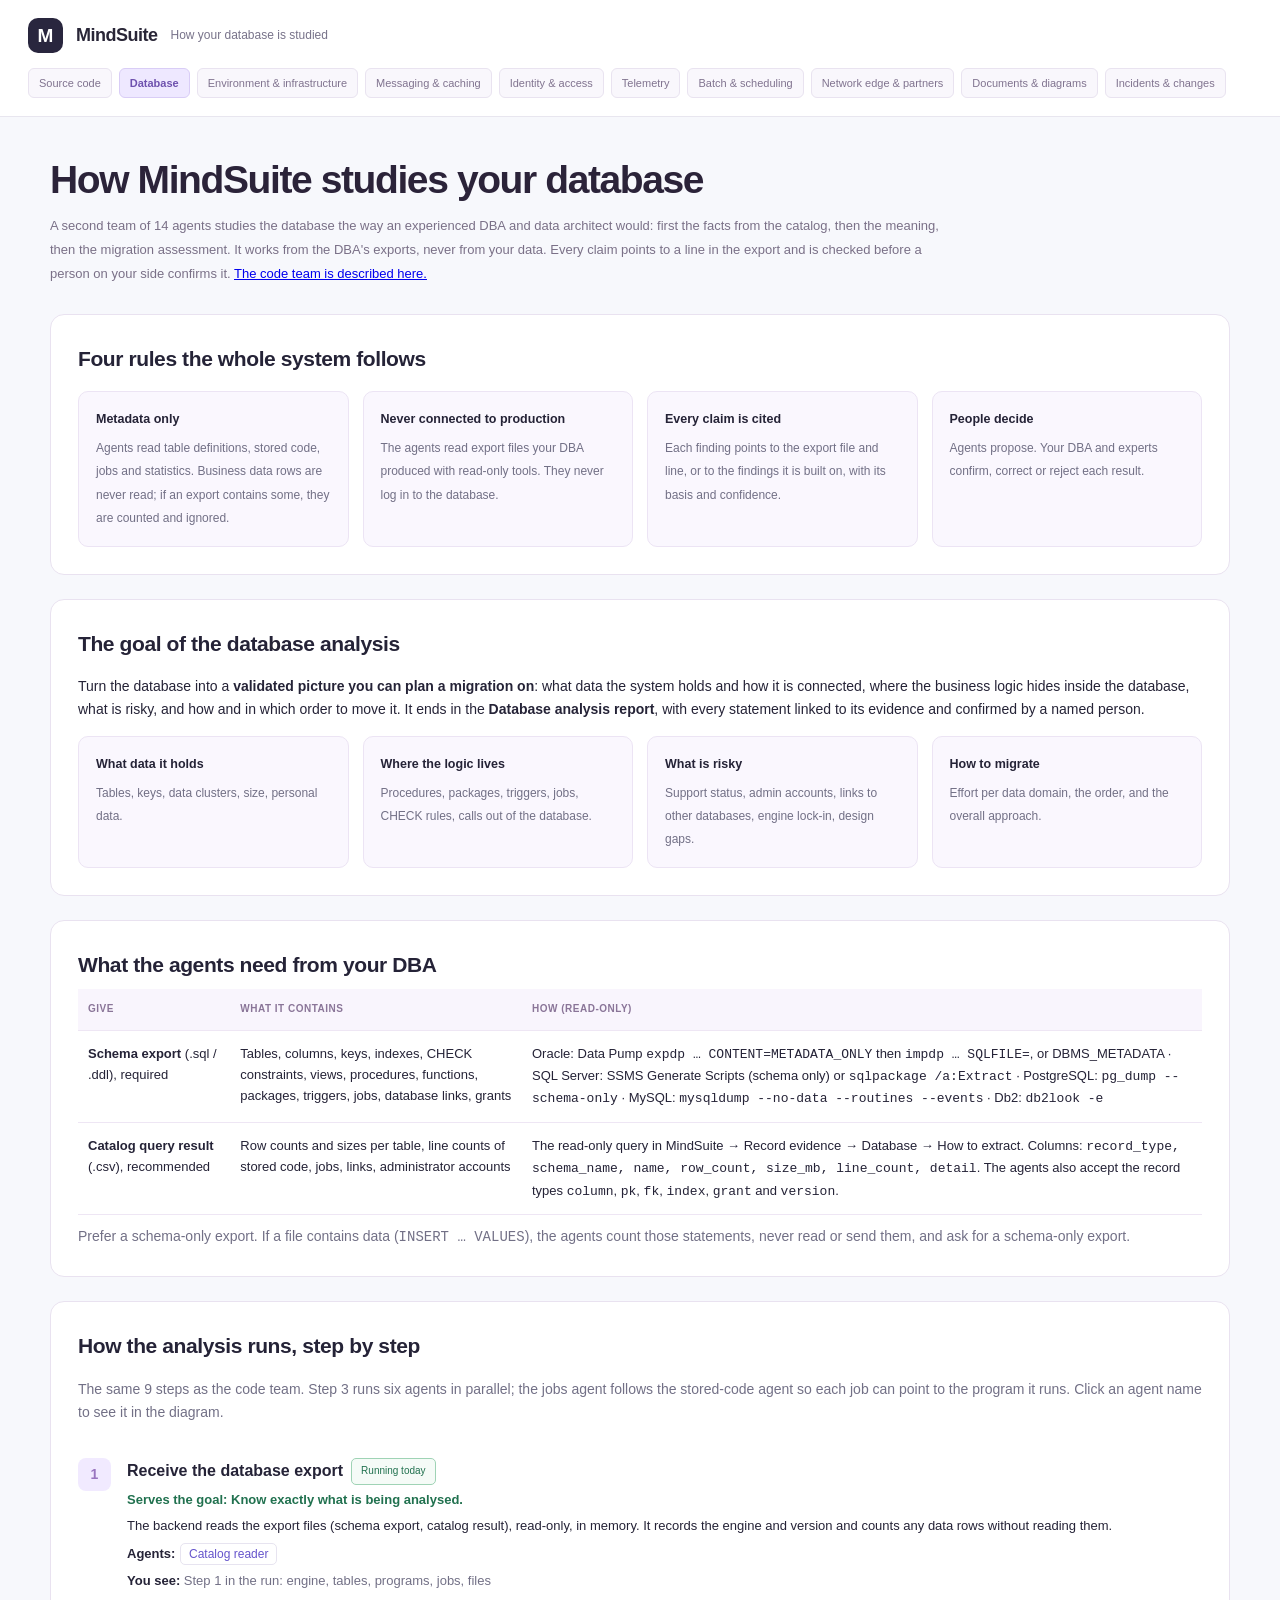
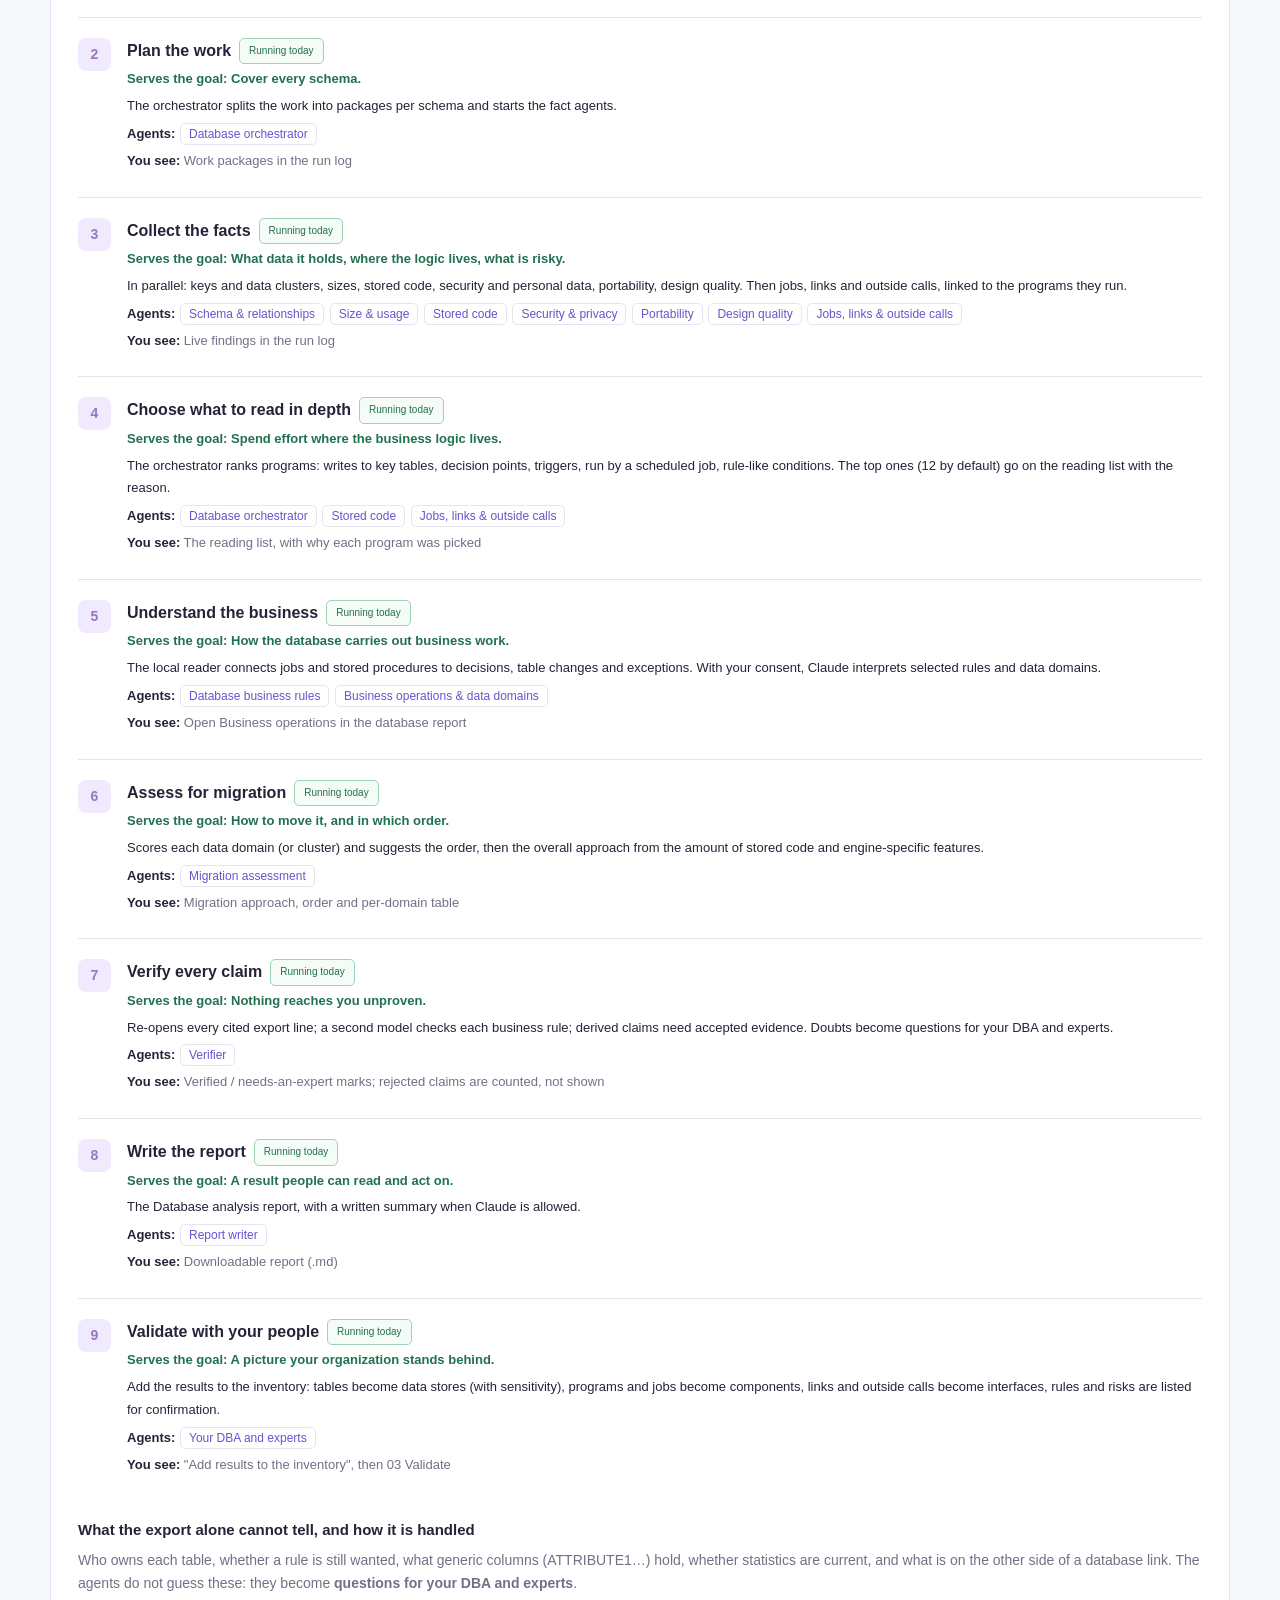
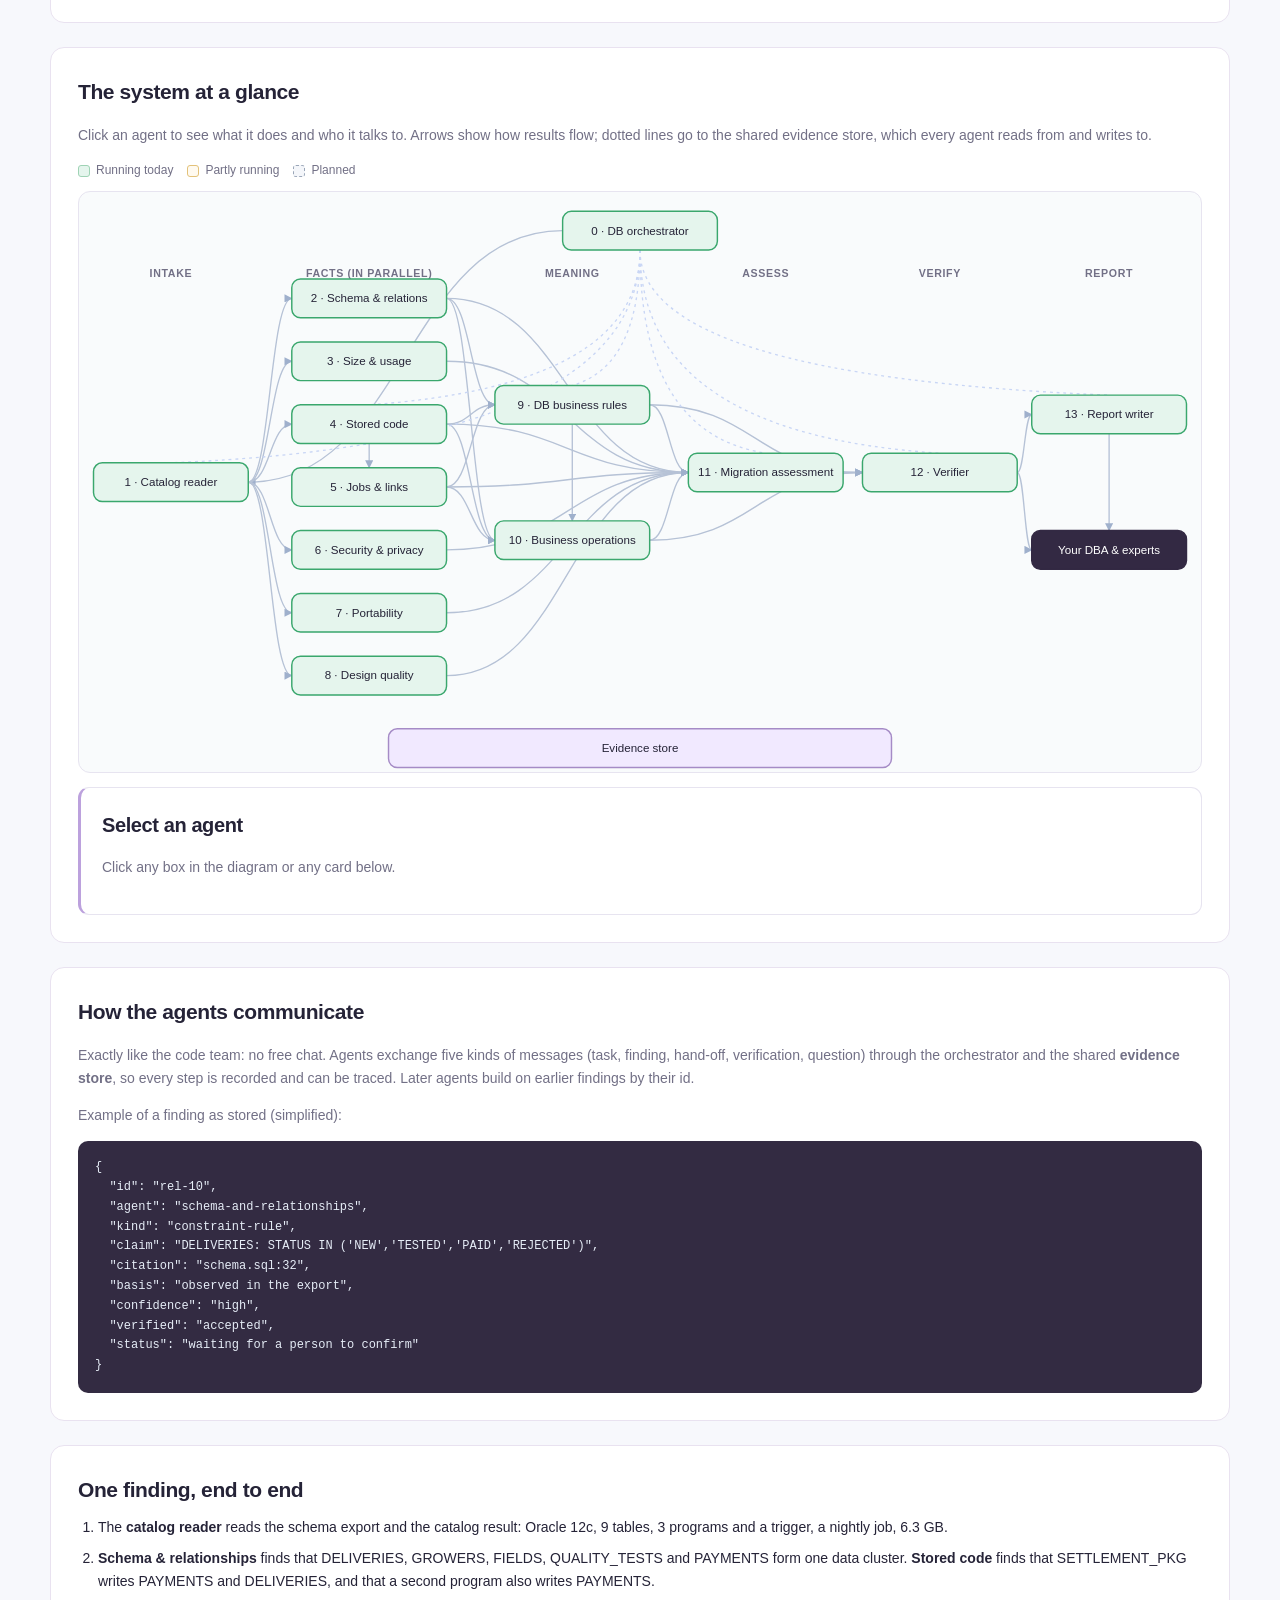
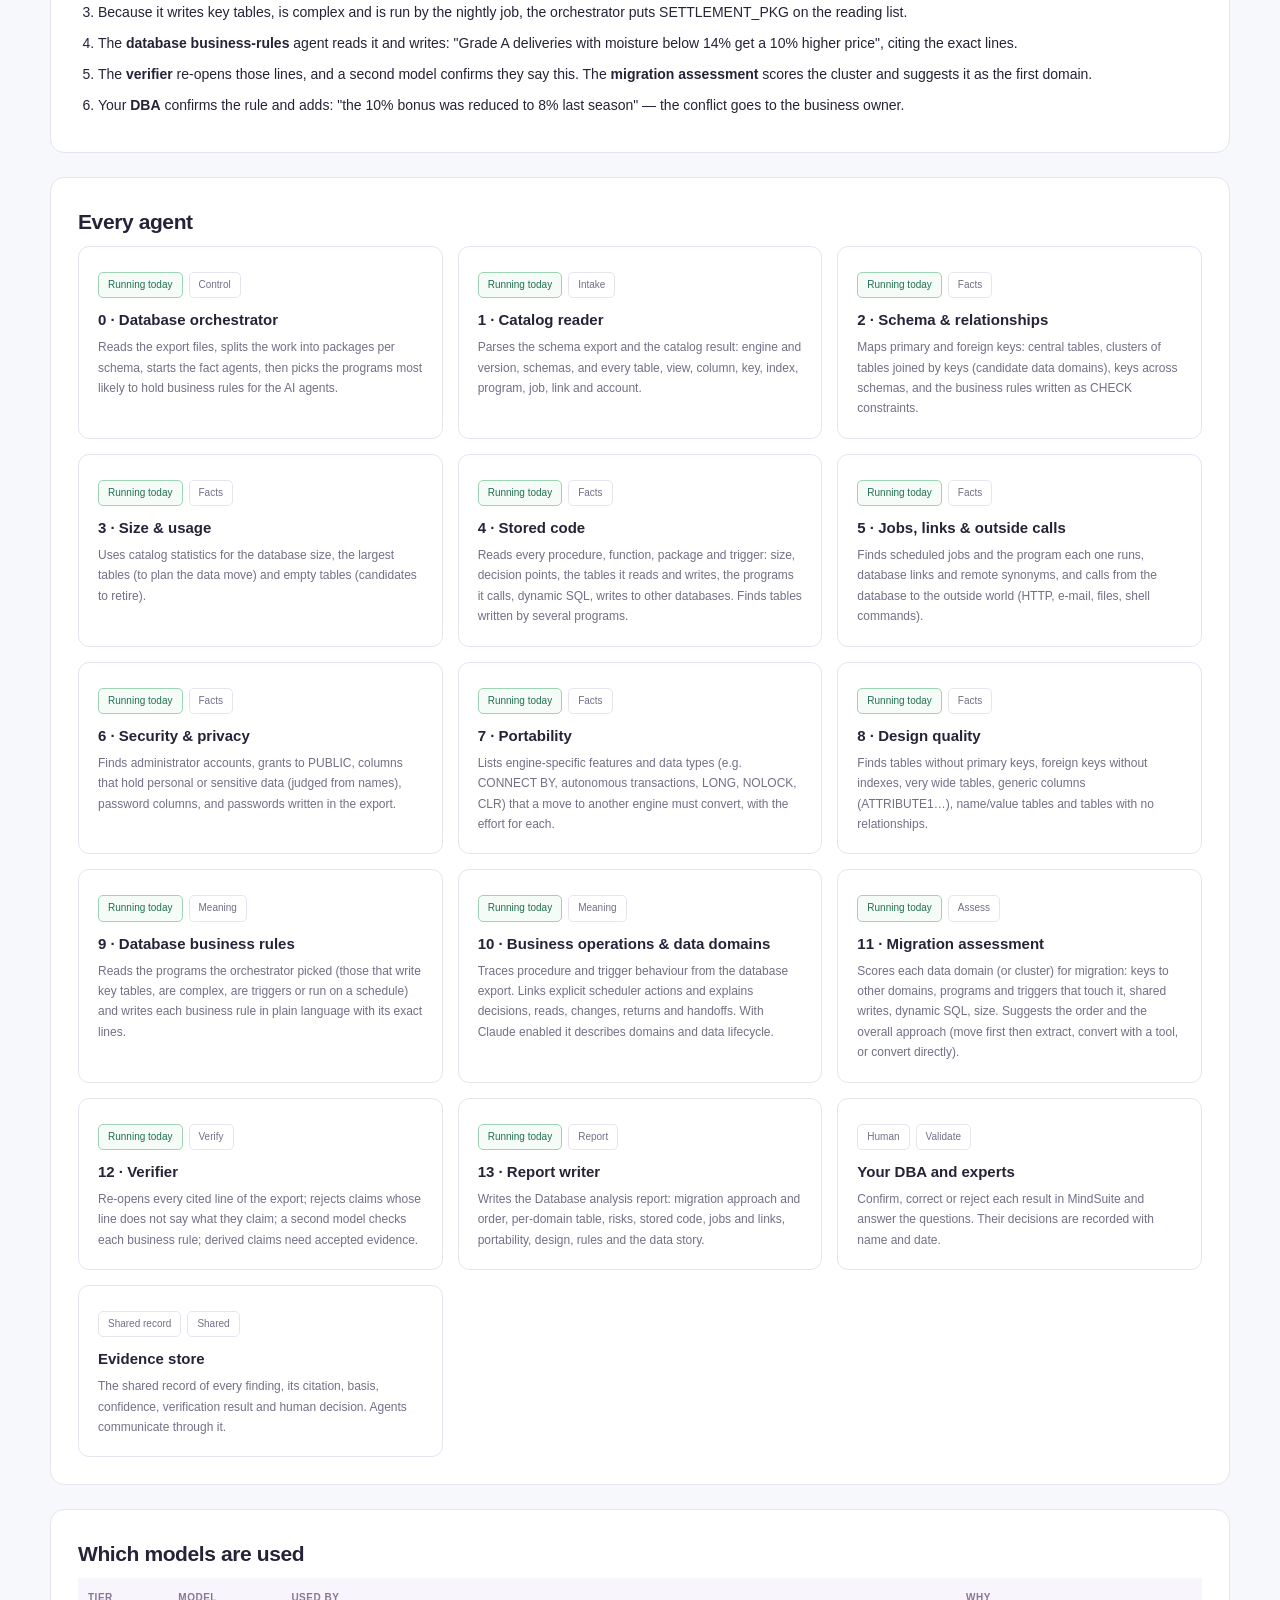
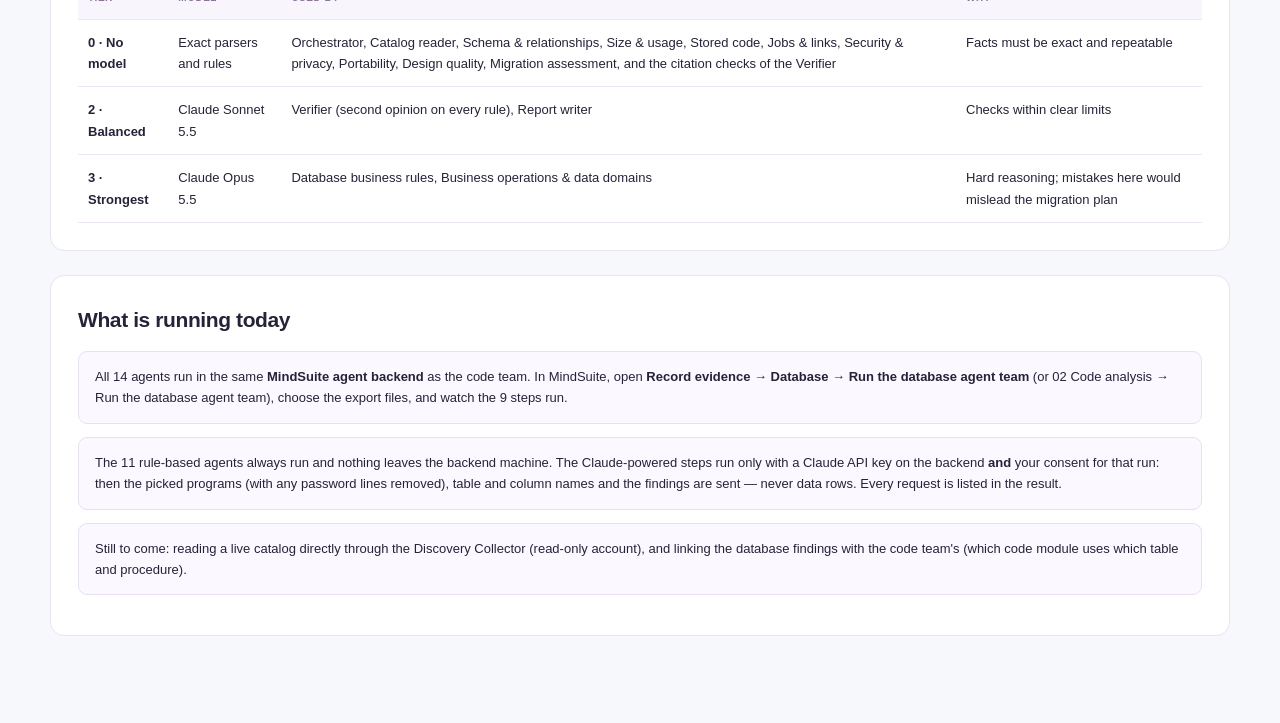
<file: teams/database/agents.html>
<!doctype html>
<html lang="en">
<head>
<meta charset="utf-8">
<meta name="viewport" content="width=device-width,initial-scale=1">
<title>How MindSuite studies your database</title>
<link rel="stylesheet" href="../shared/team-page.css">
</head>
<body>
<header><span class="mark">M</span><b>MindSuite</b><span>How your database is studied</span><nav class="teamnav" aria-label="Agent teams"><a href="../code/agents.html">Source code</a><a href="../database/agents.html" class="on">Database</a><a href="../infrastructure/agents.html">Environment & infrastructure</a><a href="../messaging/agents.html">Messaging &amp; caching</a><a href="../identity/agents.html">Identity &amp; access</a><a href="../telemetry/agents.html">Telemetry</a><a href="../batch/agents.html">Batch &amp; scheduling</a><a href="../network/agents.html">Network edge &amp; partners</a><a href="../documents/agents.html">Documents &amp; diagrams</a><a href="../incidents/agents.html">Incidents &amp; changes</a></nav></header>
<main>
<h1>How MindSuite studies your database</h1>
<p class="lead">A second team of 14 agents studies the database the way an experienced DBA and data architect would: first the facts from the catalog, then the meaning, then the migration assessment. It works from the DBA's exports, never from your data. Every claim points to a line in the export and is checked before a person on your side confirms it. <a href="../code/agents.html">The code team is described here.</a></p>

<section>
<h2>Four rules the whole system follows</h2>
<div class="principles">
 <div><b>Metadata only</b><span class="muted">Agents read table definitions, stored code, jobs and statistics. Business data rows are never read; if an export contains some, they are counted and ignored.</span></div>
 <div><b>Never connected to production</b><span class="muted">The agents read export files your DBA produced with read-only tools. They never log in to the database.</span></div>
 <div><b>Every claim is cited</b><span class="muted">Each finding points to the export file and line, or to the findings it is built on, with its basis and confidence.</span></div>
 <div><b>People decide</b><span class="muted">Agents propose. Your DBA and experts confirm, correct or reject each result.</span></div>
</div>
</section>

<section>
<h2>The goal of the database analysis</h2>
<p>Turn the database into a <b>validated picture you can plan a migration on</b>: what data the system holds and how it is connected, where the business logic hides inside the database, what is risky, and how and in which order to move it. It ends in the <b>Database analysis report</b>, with every statement linked to its evidence and confirmed by a named person.</p>
<div class="principles">
 <div><b>What data it holds</b><span class="muted">Tables, keys, data clusters, size, personal data.</span></div>
 <div><b>Where the logic lives</b><span class="muted">Procedures, packages, triggers, jobs, CHECK rules, calls out of the database.</span></div>
 <div><b>What is risky</b><span class="muted">Support status, admin accounts, links to other databases, engine lock-in, design gaps.</span></div>
 <div><b>How to migrate</b><span class="muted">Effort per data domain, the order, and the overall approach.</span></div>
</div>
</section>

<section>
<h2>What the agents need from your DBA</h2>
<table><thead><tr><th>Give</th><th>What it contains</th><th>How (read-only)</th></tr></thead><tbody>
<tr><td><b>Schema export</b> (.sql / .ddl), required</td><td>Tables, columns, keys, indexes, CHECK constraints, views, procedures, functions, packages, triggers, jobs, database links, grants</td><td>Oracle: Data Pump <code>expdp … CONTENT=METADATA_ONLY</code> then <code>impdp … SQLFILE=</code>, or DBMS_METADATA · SQL Server: SSMS Generate Scripts (schema only) or <code>sqlpackage /a:Extract</code> · PostgreSQL: <code>pg_dump --schema-only</code> · MySQL: <code>mysqldump --no-data --routines --events</code> · Db2: <code>db2look -e</code></td></tr>
<tr><td><b>Catalog query result</b> (.csv), recommended</td><td>Row counts and sizes per table, line counts of stored code, jobs, links, administrator accounts</td><td>The read-only query in MindSuite → Record evidence → Database → How to extract. Columns: <code>record_type, schema_name, name, row_count, size_mb, line_count, detail</code>. The agents also accept the record types <code>column</code>, <code>pk</code>, <code>fk</code>, <code>index</code>, <code>grant</code> and <code>version</code>.</td></tr>
</tbody></table>
<p class="muted" style="margin:10px 0 0">Prefer a schema-only export. If a file contains data (<code>INSERT … VALUES</code>), the agents count those statements, never read or send them, and ask for a schema-only export.</p>
</section>

<section>
<h2>How the analysis runs, step by step</h2>
<p class="muted">The same 9 steps as the code team. Step 3 runs six agents in parallel; the jobs agent follows the stored-code agent so each job can point to the program it runs. Click an agent name to see it in the diagram.</p>
<div id="steps"></div>
<h3 style="margin:18px 0 6px;font-size:15px">What the export alone cannot tell, and how it is handled</h3>
<p class="muted" style="margin:0">Who owns each table, whether a rule is still wanted, what generic columns (ATTRIBUTE1…) hold, whether statistics are current, and what is on the other side of a database link. The agents do not guess these: they become <b>questions for your DBA and experts</b>.</p>
</section>

<section>
<h2>The system at a glance</h2>
<p class="muted">Click an agent to see what it does and who it talks to. Arrows show how results flow; dotted lines go to the shared evidence store, which every agent reads from and writes to.</p>
<div class="legend"><span><i class="dot built"></i>Running today</span><span><i class="dot partly"></i>Partly running</span><span><i class="dot planned"></i>Planned</span></div>
<div class="diagram-wrap"><svg id="diagram" viewBox="0 0 1160 600" role="img" aria-label="Database agent system diagram"></svg></div>
<div class="panel" id="panel"><h3>Select an agent</h3><p class="muted">Click any box in the diagram or any card below.</p></div>
</section>

<section>
<h2>How the agents communicate</h2>
<p class="muted">Exactly like the code team: no free chat. Agents exchange five kinds of messages (task, finding, hand-off, verification, question) through the orchestrator and the shared <b>evidence store</b>, so every step is recorded and can be traced. Later agents build on earlier findings by their id.</p>
<p class="muted" style="margin-top:12px">Example of a finding as stored (simplified):</p>
<pre>{
  "id": "rel-10",
  "agent": "schema-and-relationships",
  "kind": "constraint-rule",
  "claim": "DELIVERIES: STATUS IN ('NEW','TESTED','PAID','REJECTED')",
  "citation": "schema.sql:32",
  "basis": "observed in the export",
  "confidence": "high",
  "verified": "accepted",
  "status": "waiting for a person to confirm"
}</pre>
</section>

<section>
<h2>One finding, end to end</h2>
<ol class="flow">
 <li>The <b>catalog reader</b> reads the schema export and the catalog result: Oracle 12c, 9 tables, 3 programs and a trigger, a nightly job, 6.3 GB.</li>
 <li><b>Schema &amp; relationships</b> finds that DELIVERIES, GROWERS, FIELDS, QUALITY_TESTS and PAYMENTS form one data cluster. <b>Stored code</b> finds that SETTLEMENT_PKG writes PAYMENTS and DELIVERIES, and that a second program also writes PAYMENTS.</li>
 <li>Because it writes key tables, is complex and is run by the nightly job, the orchestrator puts SETTLEMENT_PKG on the reading list.</li>
 <li>The <b>database business-rules</b> agent reads it and writes: "Grade A deliveries with moisture below 14% get a 10% higher price", citing the exact lines.</li>
 <li>The <b>verifier</b> re-opens those lines, and a second model confirms they say this. The <b>migration assessment</b> scores the cluster and suggests it as the first domain.</li>
 <li>Your <b>DBA</b> confirms the rule and adds: "the 10% bonus was reduced to 8% last season" — the conflict goes to the business owner.</li>
</ol>
</section>

<section>
<h2>Every agent</h2>
<div class="grid" id="cards"></div>
</section>

<section>
<h2>Which models are used</h2>
<table><thead><tr><th>Tier</th><th>Model</th><th>Used by</th><th>Why</th></tr></thead><tbody>
<tr><td><b>0 · No model</b></td><td>Exact parsers and rules</td><td>Orchestrator, Catalog reader, Schema &amp; relationships, Size &amp; usage, Stored code, Jobs &amp; links, Security &amp; privacy, Portability, Design quality, Migration assessment, and the citation checks of the Verifier</td><td>Facts must be exact and repeatable</td></tr>
<tr><td><b>2 · Balanced</b></td><td>Claude Sonnet 5.5</td><td>Verifier (second opinion on every rule), Report writer</td><td>Checks within clear limits</td></tr>
<tr><td><b>3 · Strongest</b></td><td>Claude Opus 5.5</td><td>Database business rules, Business operations &amp; data domains</td><td>Hard reasoning; mistakes here would mislead the migration plan</td></tr>
</tbody></table>
</section>

<section>
<h2>What is running today</h2>
<p class="note">All 14 agents run in the same <b>MindSuite agent backend</b> as the code team. In MindSuite, open <b>Record evidence → Database → Run the database agent team</b> (or 02 Code analysis → Run the database agent team), choose the export files, and watch the 9 steps run.</p>
<p class="note">The 11 rule-based agents always run and nothing leaves the backend machine. The Claude-powered steps run only with a Claude API key on the backend <b>and</b> your consent for that run: then the picked programs (with any password lines removed), table and column names and the findings are sent — never data rows. Every request is listed in the result.</p>
<p class="note">Still to come: reading a live catalog directly through the Discovery Collector (read-only account), and linking the database findings with the code team's (which code module uses which table and procedure).</p>
</section>
</main>

<script>
const AGENTS=[
 {id:'orch',n:0,name:'Database orchestrator',stage:'Control',type:'Coordinator',tier:'No model',status:'built',does:'Reads the export files, splits the work into packages per schema, starts the fact agents, then picks the programs most likely to hold business rules for the AI agents.',reads:'The export files and every agent\'s progress',produces:'Tasks, the reading list, the step log',safeguard:'Caps how many programs go to the AI agents; never edits findings.'},
 {id:'cat',n:1,name:'Catalog reader',stage:'Intake',type:'Tool',tier:'No model',status:'built',does:'Parses the schema export and the catalog result: engine and version, schemas, and every table, view, column, key, index, program, job, link and account.',reads:'.sql / .ddl exports, catalog .csv',produces:'Engine, version and support status, schemas, the parsed catalog',safeguard:'Counts but never reads data rows; lines that may hold a password are marked and never quoted.'},
 {id:'rel',n:2,name:'Schema & relationships',stage:'Facts',type:'Tool',tier:'No model',status:'built',does:'Maps primary and foreign keys: central tables, clusters of tables joined by keys (candidate data domains), keys across schemas, and the business rules written as CHECK constraints.',reads:'Table definitions, constraints, ALTER TABLE statements',produces:'Tables, data clusters, central tables, schema rules',safeguard:'Clusters are marked "inferred" until a person confirms the domain.'},
 {id:'vol',n:3,name:'Size & usage',stage:'Facts',type:'Tool',tier:'No model',status:'built',does:'Uses catalog statistics for the database size, the largest tables (to plan the data move) and empty tables (candidates to retire).',reads:'Row counts and sizes from the catalog result',produces:'Size, largest tables, empty tables',safeguard:'Says when statistics are missing instead of guessing.'},
 {id:'prc',n:4,name:'Stored code',stage:'Facts',type:'Tool',tier:'No model',status:'built',does:'Reads every procedure, function, package and trigger: size, decision points, the tables it reads and writes, the programs it calls, dynamic SQL, writes to other databases. Finds tables written by several programs.',reads:'Stored code in the export',produces:'Program catalogue, hotspots, shared writes, dynamic SQL',safeguard:'Reads code only; nothing is executed.'},
 {id:'job',n:5,name:'Jobs, links & outside calls',stage:'Facts',type:'Tool',tier:'No model',status:'built',does:'Finds scheduled jobs and the program each one runs, database links and remote synonyms, and calls from the database to the outside world (HTTP, e-mail, files, shell commands).',reads:'Scheduler definitions, links, stored code',produces:'Jobs with schedules, links to other databases, hidden interfaces',safeguard:'Link connect strings with credentials are never shown.'},
 {id:'dsec',n:6,name:'Security & privacy',stage:'Facts',type:'Tool',tier:'No model',status:'built',does:'Finds administrator accounts, grants to PUBLIC, columns that hold personal or sensitive data (judged from names), password columns, and passwords written in the export.',reads:'Grants, roles, column names',produces:'Security findings and a personal-data map',safeguard:'Passwords are reported as file and line only; no data is read to judge sensitivity.'},
 {id:'prt',n:7,name:'Portability',stage:'Facts',type:'Tool',tier:'No model',status:'built',does:'Lists engine-specific features and data types (e.g. CONNECT BY, autonomous transactions, LONG, NOLOCK, CLR) that a move to another engine must convert, with the effort for each.',reads:'Stored code and column types',produces:'Conversion list with effort',safeguard:'Only flags; the choice of target engine stays with your architects.'},
 {id:'dq',n:8,name:'Design quality',stage:'Facts',type:'Tool',tier:'No model',status:'built',does:'Finds tables without primary keys, foreign keys without indexes, very wide tables, generic columns (ATTRIBUTE1…), name/value tables and tables with no relationships.',reads:'Table definitions and indexes',produces:'Design findings that affect migration and data quality',safeguard:'Rules of thumb, labelled as such.'},
 {id:'drul',n:9,name:'Database business rules',stage:'Meaning',type:'Model',tier:'Strongest',status:'built',does:'Reads the programs the orchestrator picked (those that write key tables, are complex, are triggers or run on a schedule) and writes each business rule in plain language with its exact lines.',reads:'The reading list of programs',produces:'Business rules with citations and confidence',safeguard:'Every rule cites its lines; the verifier re-reads them; password lines are removed before sending.'},
 {id:'ddom',n:10,name:'Business operations & data domains',stage:'Meaning',type:'Tool + model',tier:'Strongest',status:'built',does:'Traces procedure and trigger behaviour from the database export. Links explicit scheduler actions and explains decisions, reads, changes, returns and handoffs. With Claude enabled it describes domains and data lifecycle.',reads:'Stored definitions and scheduler metadata. Optional Claude interpretation reads selected facts.',produces:'Cited operating flows, data domains and questions for the process owner',safeguard:'The report separates observed code from live operations that need confirmation.'},
 {id:'dass',n:11,name:'Migration assessment',stage:'Assess',type:'Rules',tier:'No model',status:'built',does:'Scores each data domain (or cluster) for migration: keys to other domains, programs and triggers that touch it, shared writes, dynamic SQL, size. Suggests the order and the overall approach (move first then extract, convert with a tool, or convert directly).',reads:'All fact and meaning results',produces:'Score, effort and order per domain; the migration approach',safeguard:'Scores are rules of thumb and say so; the approach is for your DBA and architects to confirm.'},
 {id:'ver',n:12,name:'Verifier',stage:'Verify',type:'Tool + model',tier:'Balanced (different from producer)',status:'built',does:'Re-opens every cited line of the export; rejects claims whose line does not say what they claim; a second model checks each business rule; derived claims need accepted evidence.',reads:'Every finding and the cited export lines',produces:'Accepted / rejected / needs an expert, and questions',safeguard:'Uses a different model from the agent it checks.'},
 {id:'rep',n:13,name:'Report writer',stage:'Report',type:'Tool + model',tier:'Balanced',status:'built',does:'Writes the Database analysis report: migration approach and order, per-domain table, risks, stored code, jobs and links, portability, design, rules and the data story.',reads:'Verified findings only',produces:'Database analysis report (.md)',safeguard:'Cannot add facts that are not in the verified evidence.'},
 {id:'ppl',n:'',name:'Your DBA and experts',stage:'Validate',type:'Human',tier:'',status:'people',does:'Confirm, correct or reject each result in MindSuite and answer the questions. Their decisions are recorded with name and date.',reads:'The report, findings and questions',produces:'Confirmed facts and answers',safeguard:'Agents never overwrite what a person confirmed.'},
 {id:'store',n:'',name:'Evidence store',stage:'Shared',type:'Shared record',tier:'',status:'store',does:'The shared record of every finding, its citation, basis, confidence, verification result and human decision. Agents communicate through it.',reads:'Findings from every agent',produces:'A traceable history of how each conclusion was reached',safeguard:'Append-only: nothing is silently changed.'}];
const EDGES=[['orch','cat'],['cat','rel'],['cat','vol'],['cat','prc'],['cat','dsec'],['cat','prt'],['cat','dq'],['prc','job'],['prc','drul'],['job','drul'],['rel','drul'],['rel','ddom'],['prc','ddom'],['job','ddom'],['drul','ddom'],['rel','dass'],['vol','dass'],['prc','dass'],['job','dass'],['dsec','dass'],['prt','dass'],['dq','dass'],['drul','dass'],['ddom','dass'],['dass','ver'],['drul','ver'],['ddom','ver'],['ver','rep'],['rep','ppl'],['ver','ppl']];
const COLS={Intake:95,Facts:300,Meaning:510,Assess:710,Verify:890,Report:1065};
const POS={orch:[580,40],cat:[95,300],rel:[300,110],vol:[300,175],prc:[300,240],job:[300,305],dsec:[300,370],prt:[300,435],dq:[300,500],drul:[510,220],ddom:[510,360],dass:[710,290],ver:[890,290],rep:[1065,230],ppl:[1065,370],store:[580,575]};
const SHORT={rel:'Schema & relations',job:'Jobs & links',dsec:'Security & privacy',drul:'DB business rules',ddom:'Business operations',dass:'Migration assessment',orch:'DB orchestrator',ppl:'Your DBA & experts'};
const ORCH_LINKS=['cat','prc','drul','dass','ver','rep'];
const STEPS=[
 {n:1,title:'Receive the database export',goal:'Know exactly what is being analysed.',does:'The backend reads the export files (schema export, catalog result), read-only, in memory. It records the engine and version and counts any data rows without reading them.',agents:['cat'],see:'Step 1 in the run: engine, tables, programs, jobs, files',status:'built'},
 {n:2,title:'Plan the work',goal:'Cover every schema.',does:'The orchestrator splits the work into packages per schema and starts the fact agents.',agents:['orch'],see:'Work packages in the run log',status:'built'},
 {n:3,title:'Collect the facts',goal:'What data it holds, where the logic lives, what is risky.',does:'In parallel: keys and data clusters, sizes, stored code, security and personal data, portability, design quality. Then jobs, links and outside calls, linked to the programs they run.',agents:['rel','vol','prc','dsec','prt','dq','job'],see:'Live findings in the run log',status:'built'},
 {n:4,title:'Choose what to read in depth',goal:'Spend effort where the business logic lives.',does:'The orchestrator ranks programs: writes to key tables, decision points, triggers, run by a scheduled job, rule-like conditions. The top ones (12 by default) go on the reading list with the reason.',agents:['orch','prc','job'],see:'The reading list, with why each program was picked',status:'built'},
 {n:5,title:'Understand the business',goal:'How the database carries out business work.',does:'The local reader connects jobs and stored procedures to decisions, table changes and exceptions. With your consent, Claude interprets selected rules and data domains.',agents:['drul','ddom'],see:'Open Business operations in the database report',status:'built'},
 {n:6,title:'Assess for migration',goal:'How to move it, and in which order.',does:'Scores each data domain (or cluster) and suggests the order, then the overall approach from the amount of stored code and engine-specific features.',agents:['dass'],see:'Migration approach, order and per-domain table',status:'built'},
 {n:7,title:'Verify every claim',goal:'Nothing reaches you unproven.',does:'Re-opens every cited export line; a second model checks each business rule; derived claims need accepted evidence. Doubts become questions for your DBA and experts.',agents:['ver'],see:'Verified / needs-an-expert marks; rejected claims are counted, not shown',status:'built'},
 {n:8,title:'Write the report',goal:'A result people can read and act on.',does:'The Database analysis report, with a written summary when Claude is allowed.',agents:['rep'],see:'Downloadable report (.md)',status:'built'},
 {n:9,title:'Validate with your people',goal:'A picture your organization stands behind.',does:'Add the results to the inventory: tables become data stores (with sensitivity), programs and jobs become components, links and outside calls become interfaces, rules and risks are listed for confirmation.',agents:['ppl'],see:'"Add results to the inventory", then 03 Validate',status:'built'}];
</script>
<script src="../shared/team-page.js"></script>
</body>
</html>
</file>
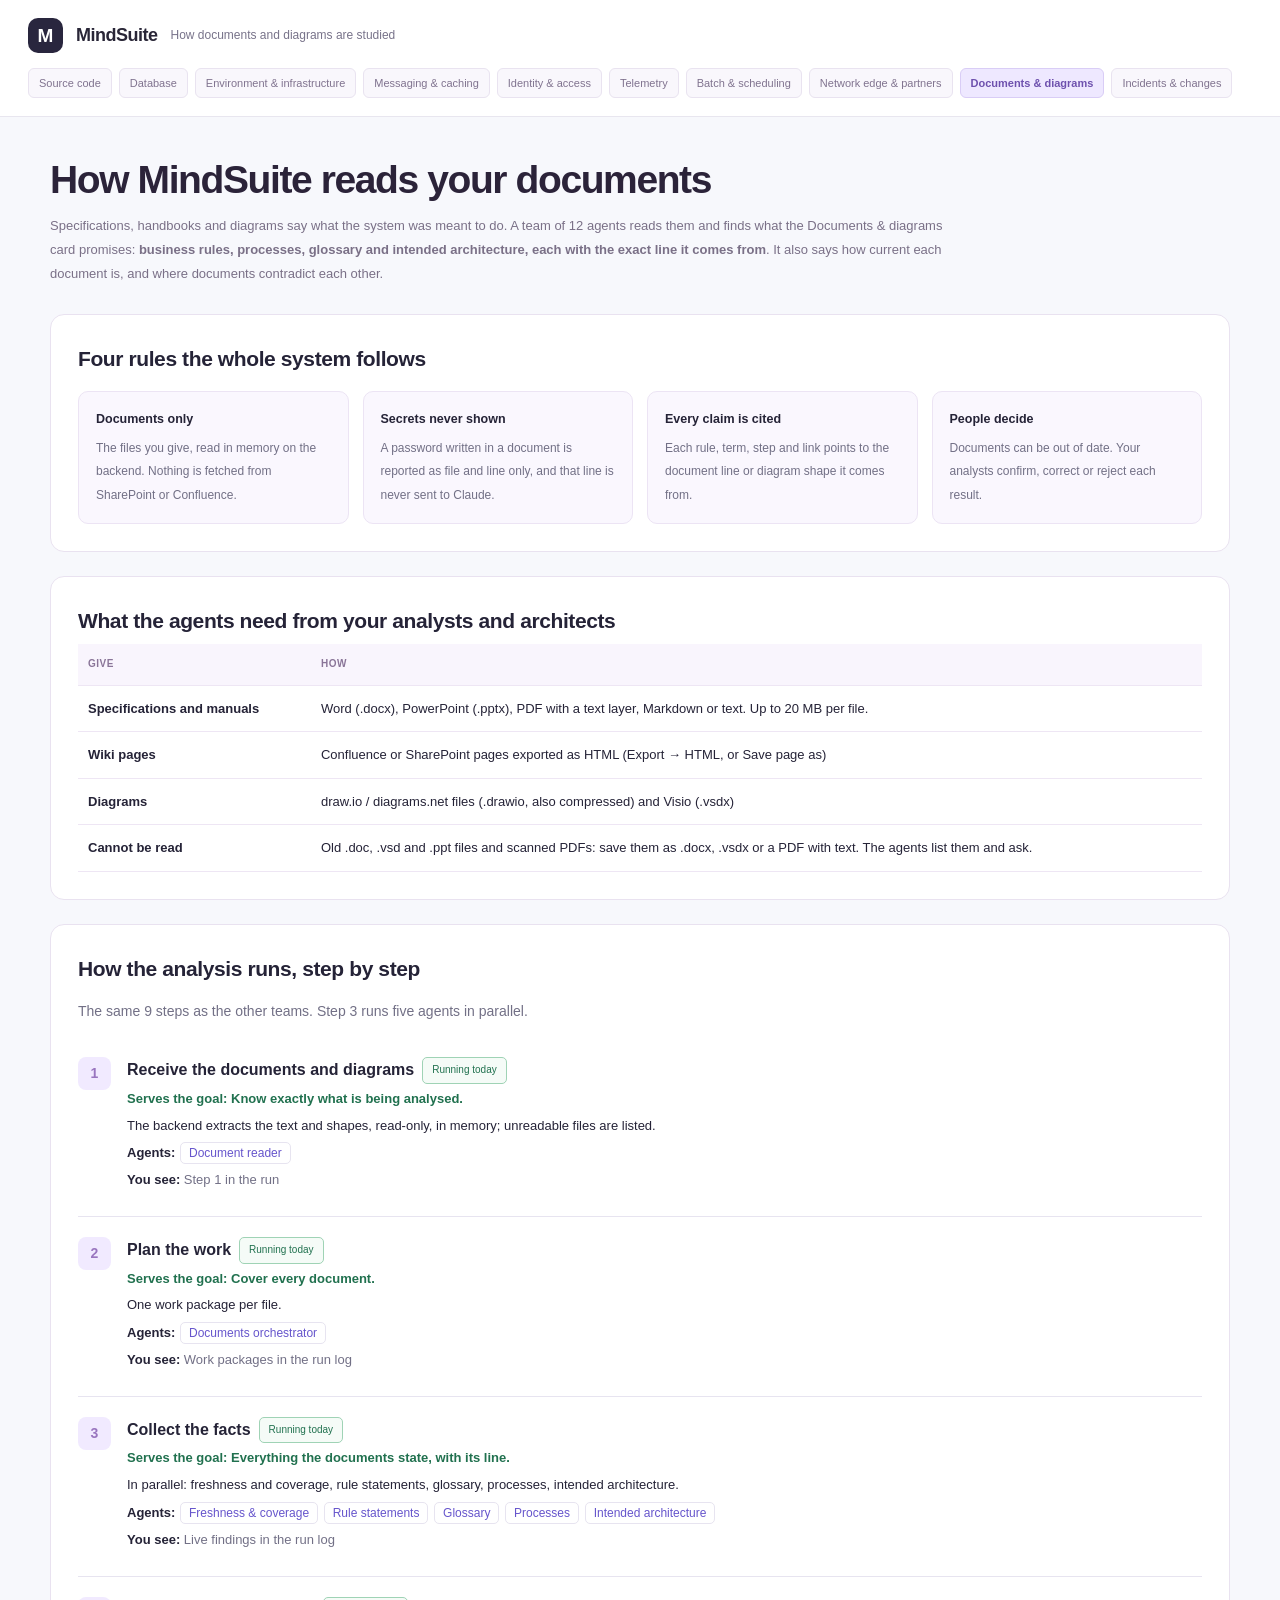
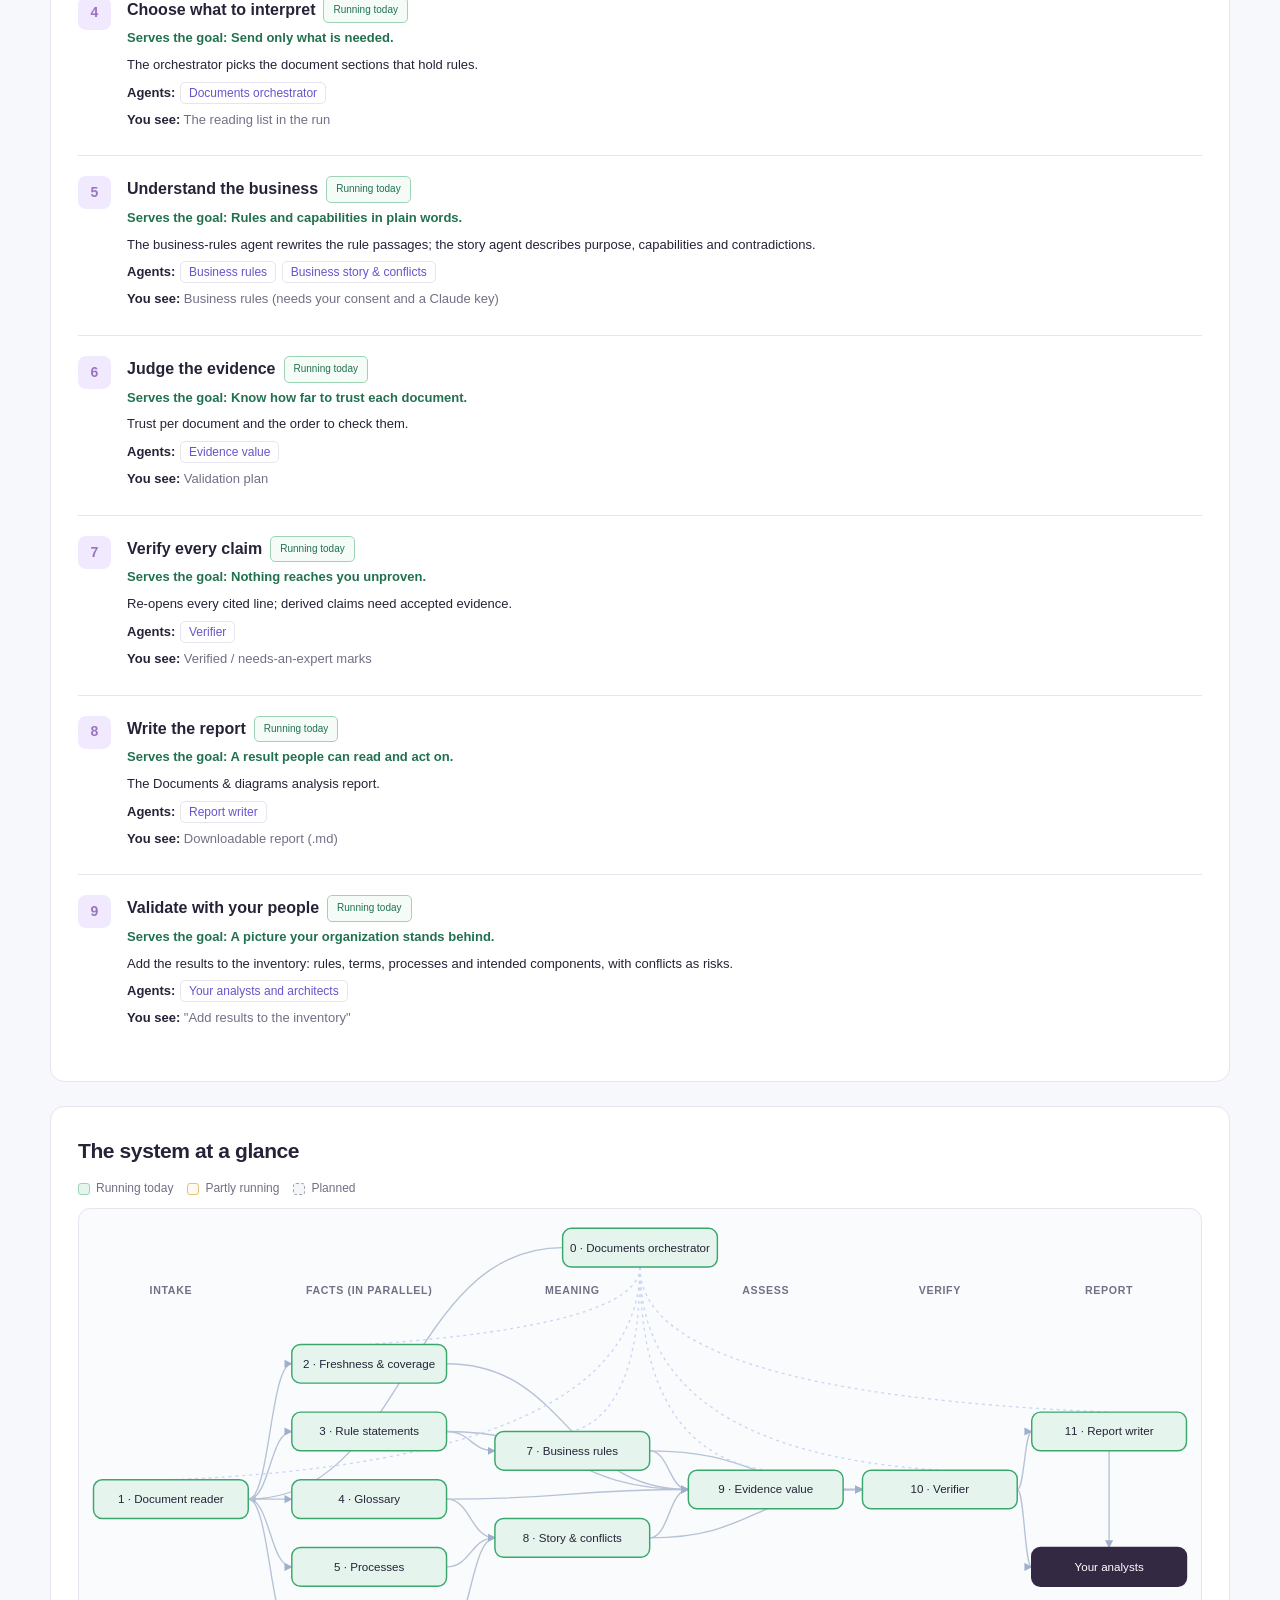
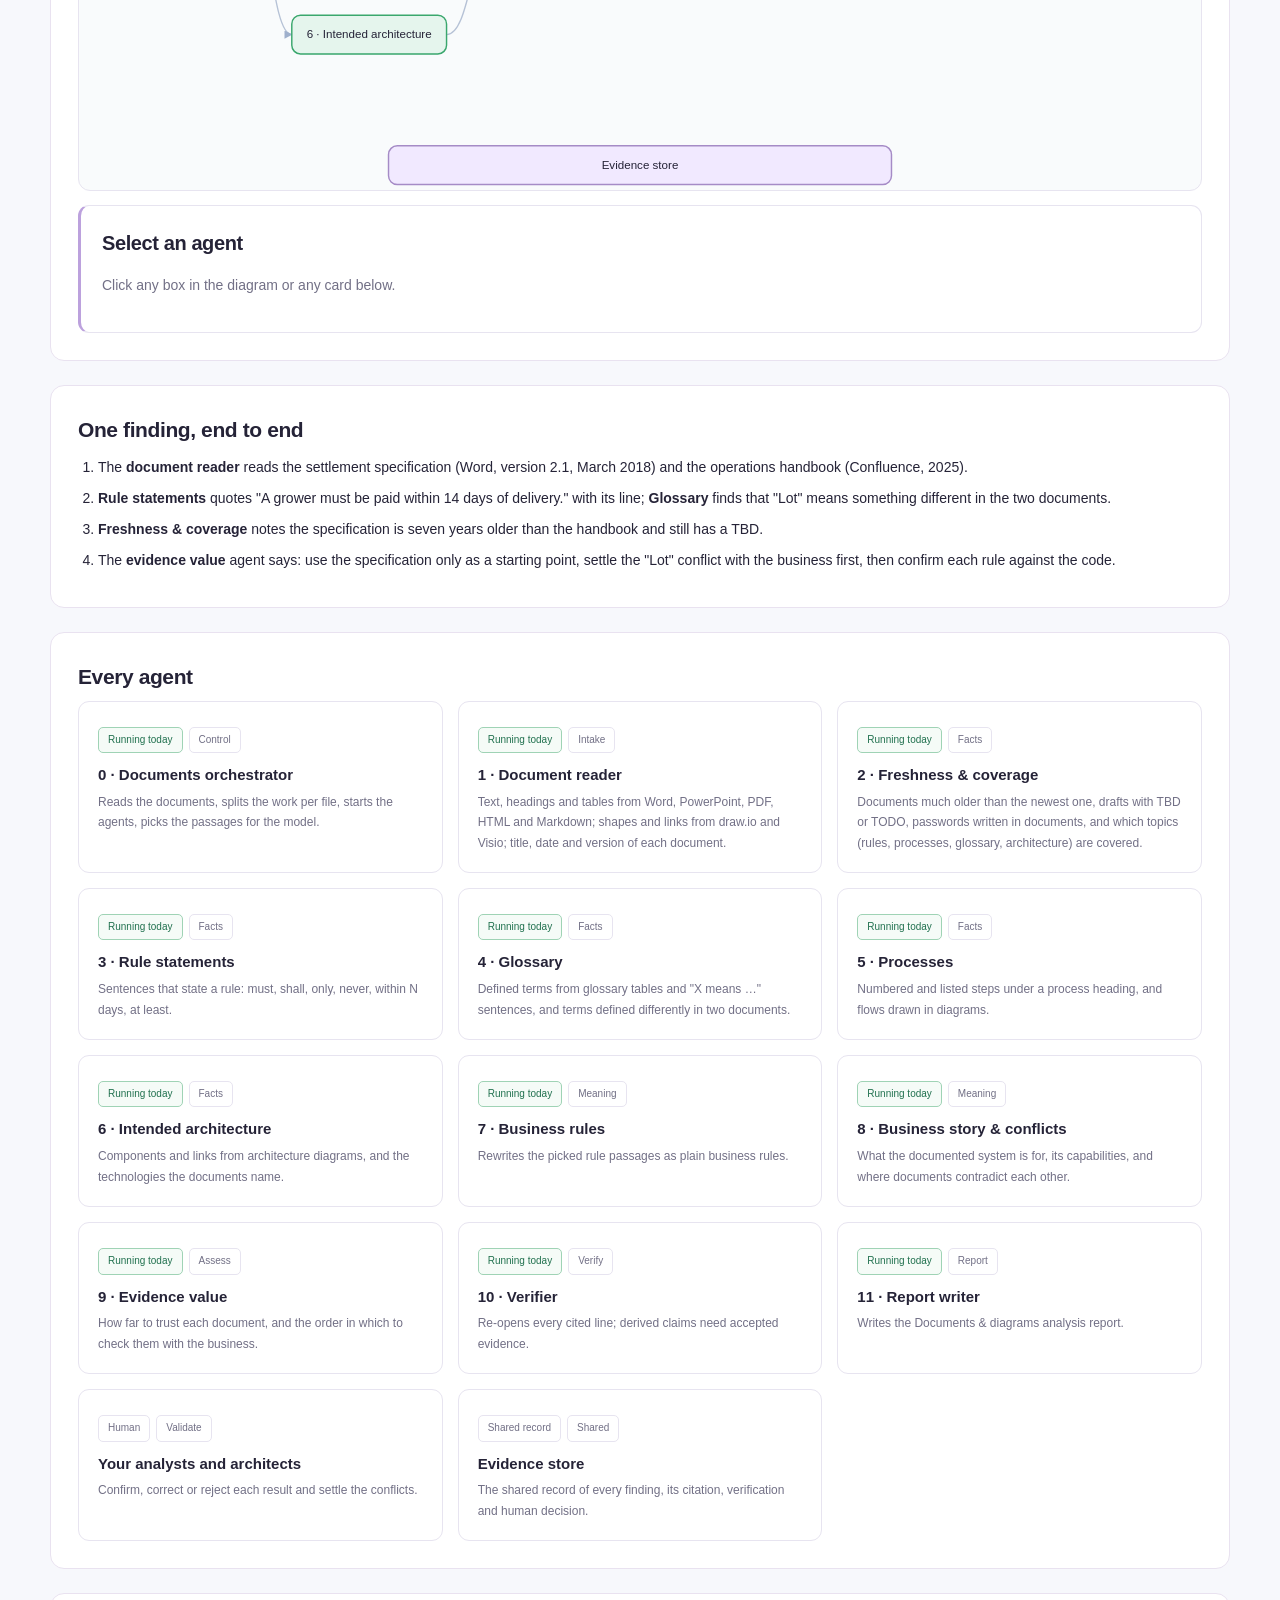
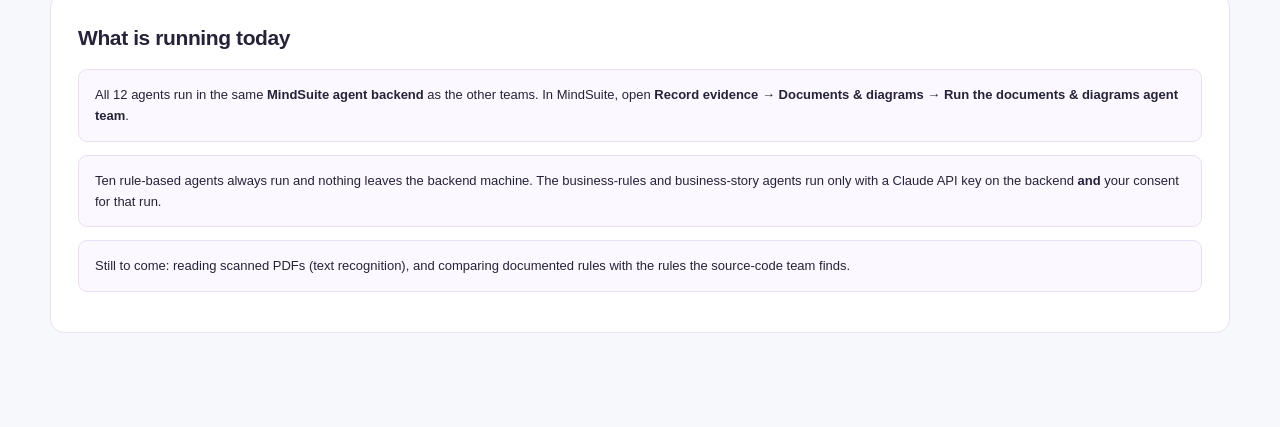
<file: teams/documents/agents.html>
<!doctype html>
<html lang="en">
<head>
<meta charset="utf-8">
<meta name="viewport" content="width=device-width,initial-scale=1">
<title>How MindSuite reads your documents</title>
<link rel="stylesheet" href="../shared/team-page.css">
</head>
<body>
<header><span class="mark">M</span><b>MindSuite</b><span>How documents and diagrams are studied</span><nav class="teamnav" aria-label="Agent teams"><a href="../code/agents.html">Source code</a><a href="../database/agents.html">Database</a><a href="../infrastructure/agents.html">Environment &amp; infrastructure</a><a href="../messaging/agents.html">Messaging &amp; caching</a><a href="../identity/agents.html">Identity &amp; access</a><a href="../telemetry/agents.html">Telemetry</a><a href="../batch/agents.html">Batch &amp; scheduling</a><a href="../network/agents.html">Network edge &amp; partners</a><a href="../documents/agents.html" class="on">Documents &amp; diagrams</a><a href="../incidents/agents.html">Incidents &amp; changes</a></nav></header>
<main>
<h1>How MindSuite reads your documents</h1>
<p class="lead">Specifications, handbooks and diagrams say what the system was meant to do. A team of 12 agents reads them and finds what the Documents &amp; diagrams card promises: <b>business rules, processes, glossary and intended architecture, each with the exact line it comes from</b>. It also says how current each document is, and where documents contradict each other.</p>

<section>
<h2>Four rules the whole system follows</h2>
<div class="principles">
 <div><b>Documents only</b><span class="muted">The files you give, read in memory on the backend. Nothing is fetched from SharePoint or Confluence.</span></div>
 <div><b>Secrets never shown</b><span class="muted">A password written in a document is reported as file and line only, and that line is never sent to Claude.</span></div>
 <div><b>Every claim is cited</b><span class="muted">Each rule, term, step and link points to the document line or diagram shape it comes from.</span></div>
 <div><b>People decide</b><span class="muted">Documents can be out of date. Your analysts confirm, correct or reject each result.</span></div>
</div>
</section>

<section>
<h2>What the agents need from your analysts and architects</h2>
<table><thead><tr><th>Give</th><th>How</th></tr></thead><tbody>
<tr><td><b>Specifications and manuals</b></td><td>Word (.docx), PowerPoint (.pptx), PDF with a text layer, Markdown or text. Up to 20 MB per file.</td></tr>
<tr><td><b>Wiki pages</b></td><td>Confluence or SharePoint pages exported as HTML (Export → HTML, or Save page as)</td></tr>
<tr><td><b>Diagrams</b></td><td>draw.io / diagrams.net files (.drawio, also compressed) and Visio (.vsdx)</td></tr>
<tr><td><b>Cannot be read</b></td><td>Old .doc, .vsd and .ppt files and scanned PDFs: save them as .docx, .vsdx or a PDF with text. The agents list them and ask.</td></tr>
</tbody></table>
</section>

<section>
<h2>How the analysis runs, step by step</h2>
<p class="muted">The same 9 steps as the other teams. Step 3 runs five agents in parallel.</p>
<div id="steps"></div>
</section>

<section>
<h2>The system at a glance</h2>
<div class="legend"><span><i class="dot built"></i>Running today</span><span><i class="dot partly"></i>Partly running</span><span><i class="dot planned"></i>Planned</span></div>
<div class="diagram-wrap"><svg id="diagram" viewBox="0 0 1160 600" role="img" aria-label="Documents and diagrams agent system diagram"></svg></div>
<div class="panel" id="panel"><h3>Select an agent</h3><p class="muted">Click any box in the diagram or any card below.</p></div>
</section>

<section>
<h2>One finding, end to end</h2>
<ol class="flow">
 <li>The <b>document reader</b> reads the settlement specification (Word, version 2.1, March 2018) and the operations handbook (Confluence, 2025).</li>
 <li><b>Rule statements</b> quotes "A grower must be paid within 14 days of delivery." with its line; <b>Glossary</b> finds that "Lot" means something different in the two documents.</li>
 <li><b>Freshness &amp; coverage</b> notes the specification is seven years older than the handbook and still has a TBD.</li>
 <li>The <b>evidence value</b> agent says: use the specification only as a starting point, settle the "Lot" conflict with the business first, then confirm each rule against the code.</li>
</ol>
</section>

<section>
<h2>Every agent</h2>
<div class="grid" id="cards"></div>
</section>

<section>
<h2>What is running today</h2>
<p class="note">All 12 agents run in the same <b>MindSuite agent backend</b> as the other teams. In MindSuite, open <b>Record evidence → Documents &amp; diagrams → Run the documents &amp; diagrams agent team</b>.</p>
<p class="note">Ten rule-based agents always run and nothing leaves the backend machine. The business-rules and business-story agents run only with a Claude API key on the backend <b>and</b> your consent for that run.</p>
<p class="note">Still to come: reading scanned PDFs (text recognition), and comparing documented rules with the rules the source-code team finds.</p>
</section>
</main>
<script>
const AGENTS=[
 {id:'orch',n:0,name:'Documents orchestrator',stage:'Control',type:'Coordinator',tier:'No model',status:'built',does:'Reads the documents, splits the work per file, starts the agents, picks the passages for the model.',reads:'The document files and every agent\'s progress',produces:'Tasks, the step log, the reading list',safeguard:'Only the picked sections can be sent, never whole documents.'},
 {id:'drd',n:1,name:'Document reader',stage:'Intake',type:'Tool',tier:'No model',status:'built',does:'Text, headings and tables from Word, PowerPoint, PDF, HTML and Markdown; shapes and links from draw.io and Visio; title, date and version of each document.',reads:'The documents and diagrams',produces:'Documents, diagrams, the unreadable list',safeguard:'Lines with passwords are marked and never quoted.'},
 {id:'dfr',n:2,name:'Freshness & coverage',stage:'Facts',type:'Tool',tier:'No model',status:'built',does:'Documents much older than the newest one, drafts with TBD or TODO, passwords written in documents, and which topics (rules, processes, glossary, architecture) are covered.',reads:'Dates, versions and text',produces:'Freshness and coverage findings',safeguard:'Passwords are reported as file and line only.'},
 {id:'drs',n:3,name:'Rule statements',stage:'Facts',type:'Tool',tier:'No model',status:'built',does:'Sentences that state a rule: must, shall, only, never, within N days, at least.',reads:'Document text',produces:'Rule statements, quoted with their line',safeguard:'Quotes the sentence as written.'},
 {id:'dgl',n:4,name:'Glossary',stage:'Facts',type:'Tool',tier:'No model',status:'built',does:'Defined terms from glossary tables and "X means …" sentences, and terms defined differently in two documents.',reads:'Document text and tables',produces:'Terms and conflicts',safeguard:'Both definitions are cited.'},
 {id:'dpr',n:5,name:'Processes',stage:'Facts',type:'Tool',tier:'No model',status:'built',does:'Numbered and listed steps under a process heading, and flows drawn in diagrams.',reads:'Document text and diagram links',produces:'Processes and their steps',safeguard:'Steps are kept in the documented order.'},
 {id:'darc',n:6,name:'Intended architecture',stage:'Facts',type:'Tool',tier:'No model',status:'built',does:'Components and links from architecture diagrams, and the technologies the documents name.',reads:'Diagrams and architecture sections',produces:'Intended components, links and technologies',safeguard:'Marked as intended: the running system may differ.'},
 {id:'drul',n:7,name:'Business rules',stage:'Meaning',type:'Model',tier:'Strongest',status:'built',does:'Rewrites the picked rule passages as plain business rules.',reads:'The rule sections the orchestrator picked, password lines removed',produces:'Business rules',safeguard:'Every rule cites the lines it comes from.'},
 {id:'dmea',n:8,name:'Business story & conflicts',stage:'Meaning',type:'Model',tier:'Strongest',status:'built',does:'What the documented system is for, its capabilities, and where documents contradict each other.',reads:'Extracted facts only',produces:'Purpose, capabilities, contradictions',safeguard:'Every item cites the facts it is based on.'},
 {id:'dass',n:9,name:'Evidence value',stage:'Assess',type:'Rules',tier:'No model',status:'built',does:'How far to trust each document, and the order in which to check them with the business.',reads:'All fact results',produces:'Trust per document, validation plan',safeguard:'A plan to agree with your analysts.'},
 {id:'ver',n:10,name:'Verifier',stage:'Verify',type:'Tool + model',tier:'Balanced',status:'built',does:'Re-opens every cited line; derived claims need accepted evidence.',reads:'Every finding and the cited lines',produces:'Accepted / rejected / needs an expert',safeguard:'Uses a different model from the agent it checks.'},
 {id:'rep',n:11,name:'Report writer',stage:'Report',type:'Tool + model',tier:'Balanced',status:'built',does:'Writes the Documents & diagrams analysis report.',reads:'Verified findings only',produces:'Report (.md)',safeguard:'Cannot add facts that are not in the verified evidence.'},
 {id:'ppl',n:'',name:'Your analysts and architects',stage:'Validate',type:'Human',tier:'',status:'people',does:'Confirm, correct or reject each result and settle the conflicts.',reads:'The report, findings and questions',produces:'Confirmed facts and answers',safeguard:'Agents never overwrite what a person confirmed.'},
 {id:'store',n:'',name:'Evidence store',stage:'Shared',type:'Shared record',tier:'',status:'store',does:'The shared record of every finding, its citation, verification and human decision.',reads:'Findings from every agent',produces:'A traceable history',safeguard:'Append-only.'}];
const EDGES=[['orch','drd'],['drd','dfr'],['drd','drs'],['drd','dgl'],['drd','dpr'],['drd','darc'],['drs','drul'],['dgl','dmea'],['dpr','dmea'],['darc','dmea'],['dfr','dass'],['drs','dass'],['dgl','dass'],['drul','dass'],['dmea','dass'],['dass','ver'],['drul','ver'],['dmea','ver'],['ver','rep'],['rep','ppl'],['ver','ppl']];
const COLS={Intake:95,Facts:300,Meaning:510,Assess:710,Verify:890,Report:1065};
const POS={orch:[580,40],drd:[95,300],dfr:[300,160],drs:[300,230],dgl:[300,300],dpr:[300,370],darc:[300,440],drul:[510,250],dmea:[510,340],dass:[710,290],ver:[890,290],rep:[1065,230],ppl:[1065,370],store:[580,575]};
const SHORT={dfr:'Freshness & coverage',darc:'Intended architecture',dmea:'Story & conflicts',ppl:'Your analysts'};
const ORCH_LINKS=['drd','dfr','drul','dass','ver','rep'];
const STEPS=[
 {n:1,title:'Receive the documents and diagrams',goal:'Know exactly what is being analysed.',does:'The backend extracts the text and shapes, read-only, in memory; unreadable files are listed.',agents:['drd'],see:'Step 1 in the run',status:'built'},
 {n:2,title:'Plan the work',goal:'Cover every document.',does:'One work package per file.',agents:['orch'],see:'Work packages in the run log',status:'built'},
 {n:3,title:'Collect the facts',goal:'Everything the documents state, with its line.',does:'In parallel: freshness and coverage, rule statements, glossary, processes, intended architecture.',agents:['dfr','drs','dgl','dpr','darc'],see:'Live findings in the run log',status:'built'},
 {n:4,title:'Choose what to interpret',goal:'Send only what is needed.',does:'The orchestrator picks the document sections that hold rules.',agents:['orch'],see:'The reading list in the run',status:'built'},
 {n:5,title:'Understand the business',goal:'Rules and capabilities in plain words.',does:'The business-rules agent rewrites the rule passages; the story agent describes purpose, capabilities and contradictions.',agents:['drul','dmea'],see:'Business rules (needs your consent and a Claude key)',status:'built'},
 {n:6,title:'Judge the evidence',goal:'Know how far to trust each document.',does:'Trust per document and the order to check them.',agents:['dass'],see:'Validation plan',status:'built'},
 {n:7,title:'Verify every claim',goal:'Nothing reaches you unproven.',does:'Re-opens every cited line; derived claims need accepted evidence.',agents:['ver'],see:'Verified / needs-an-expert marks',status:'built'},
 {n:8,title:'Write the report',goal:'A result people can read and act on.',does:'The Documents & diagrams analysis report.',agents:['rep'],see:'Downloadable report (.md)',status:'built'},
 {n:9,title:'Validate with your people',goal:'A picture your organization stands behind.',does:'Add the results to the inventory: rules, terms, processes and intended components, with conflicts as risks.',agents:['ppl'],see:'"Add results to the inventory"',status:'built'}];
</script>
<script src="../shared/team-page.js"></script>
</body>
</html>
</file>
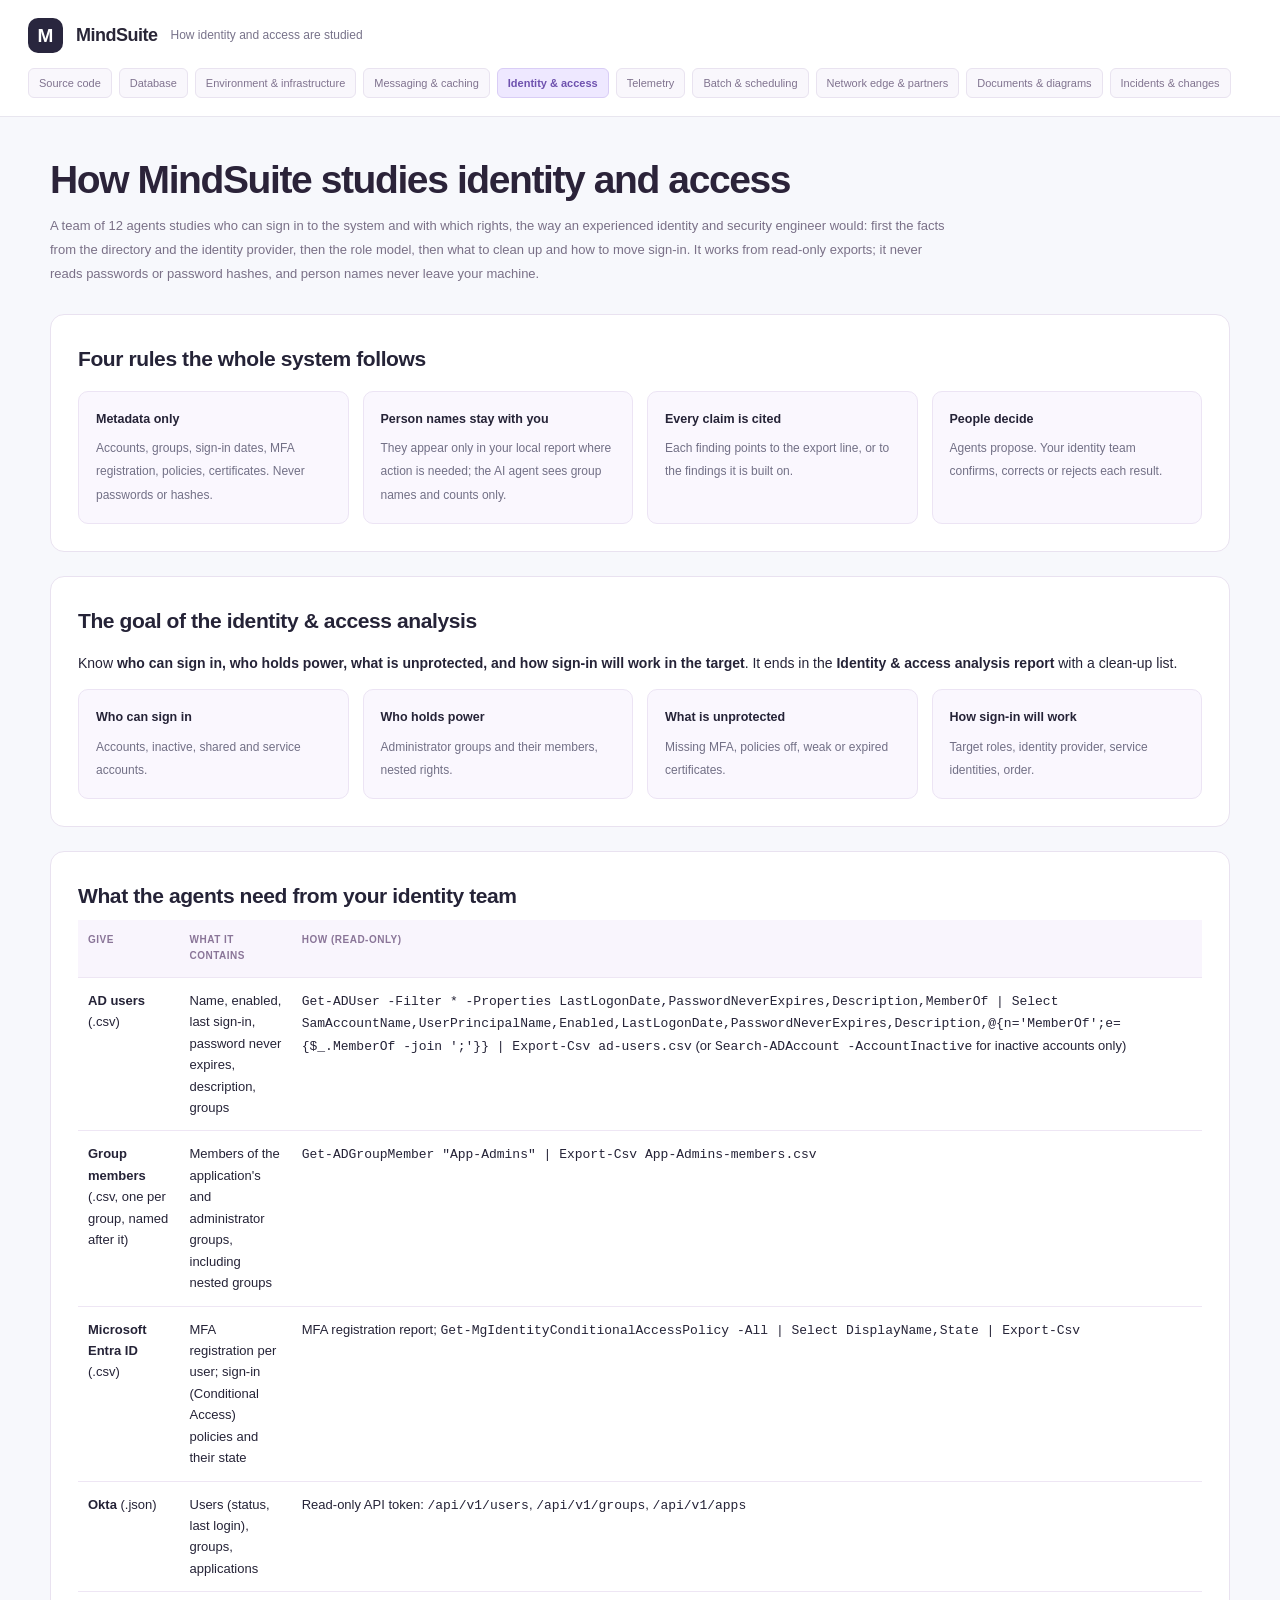
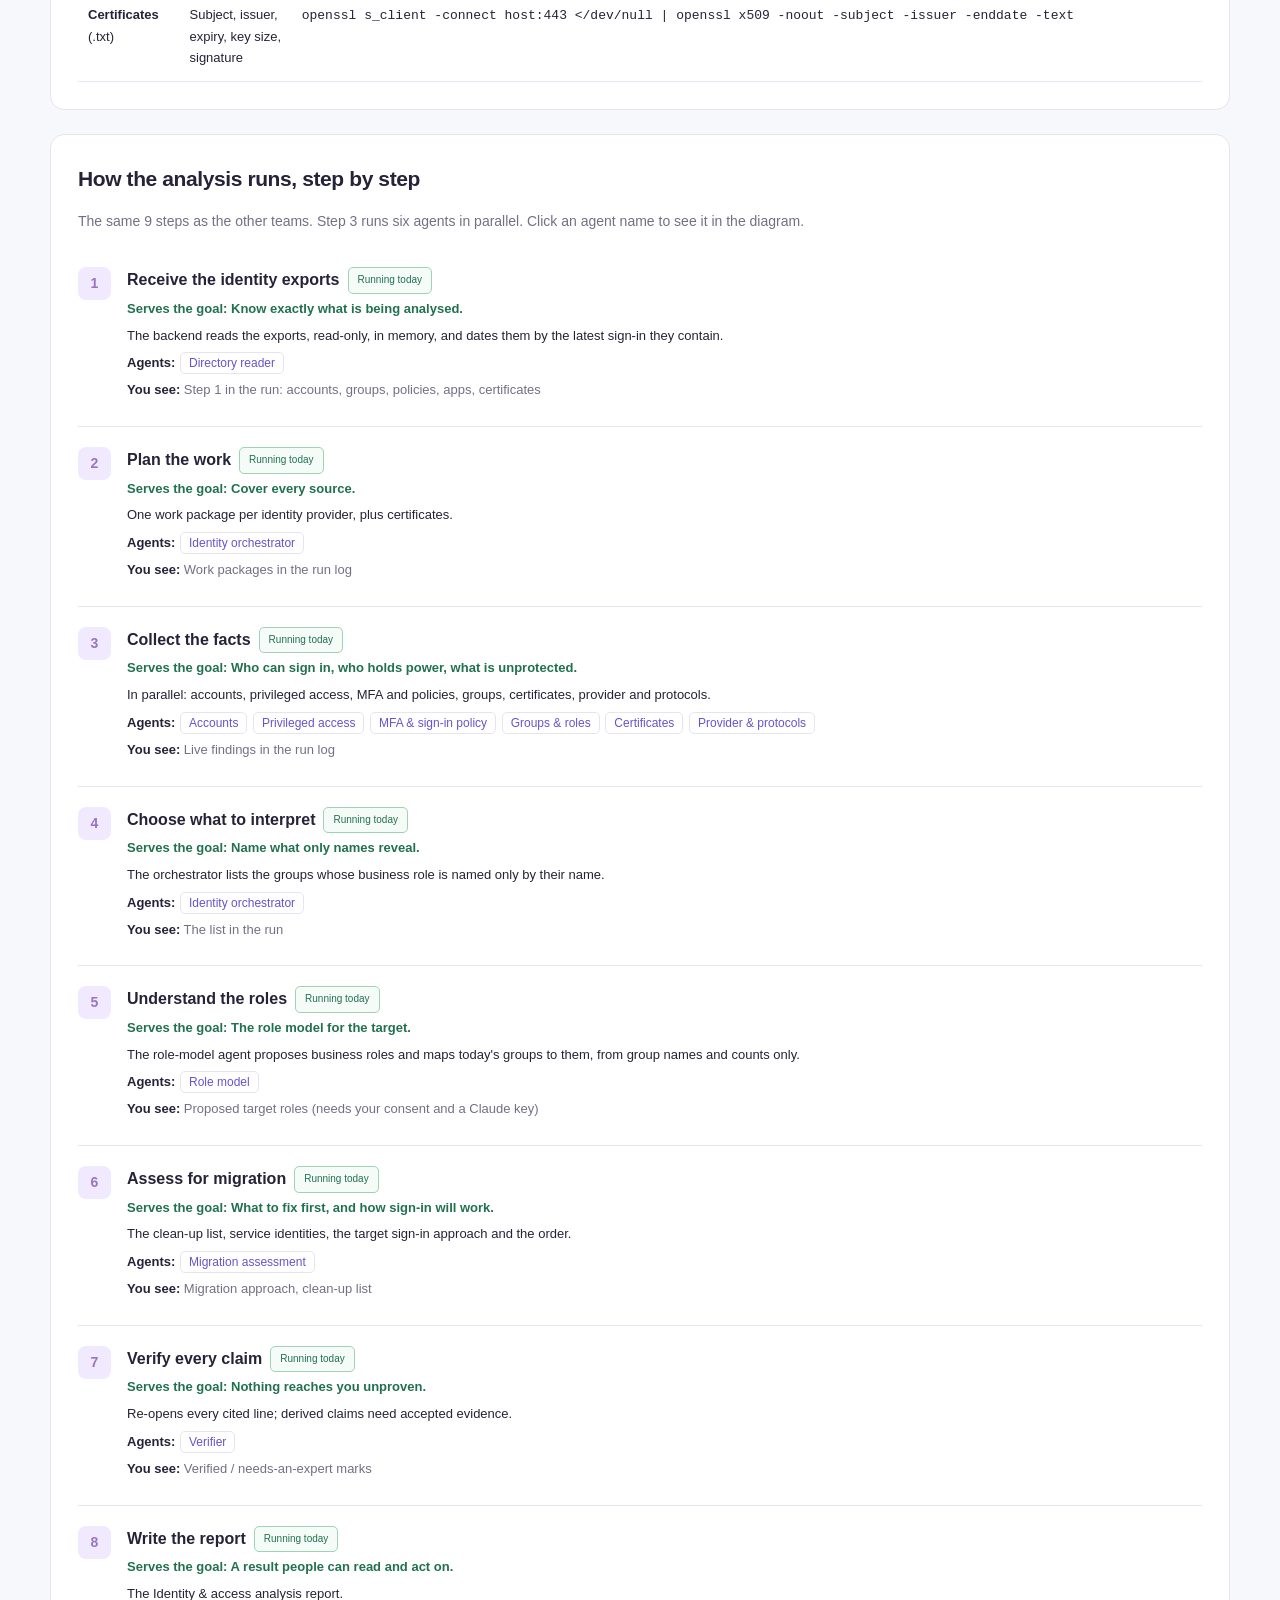
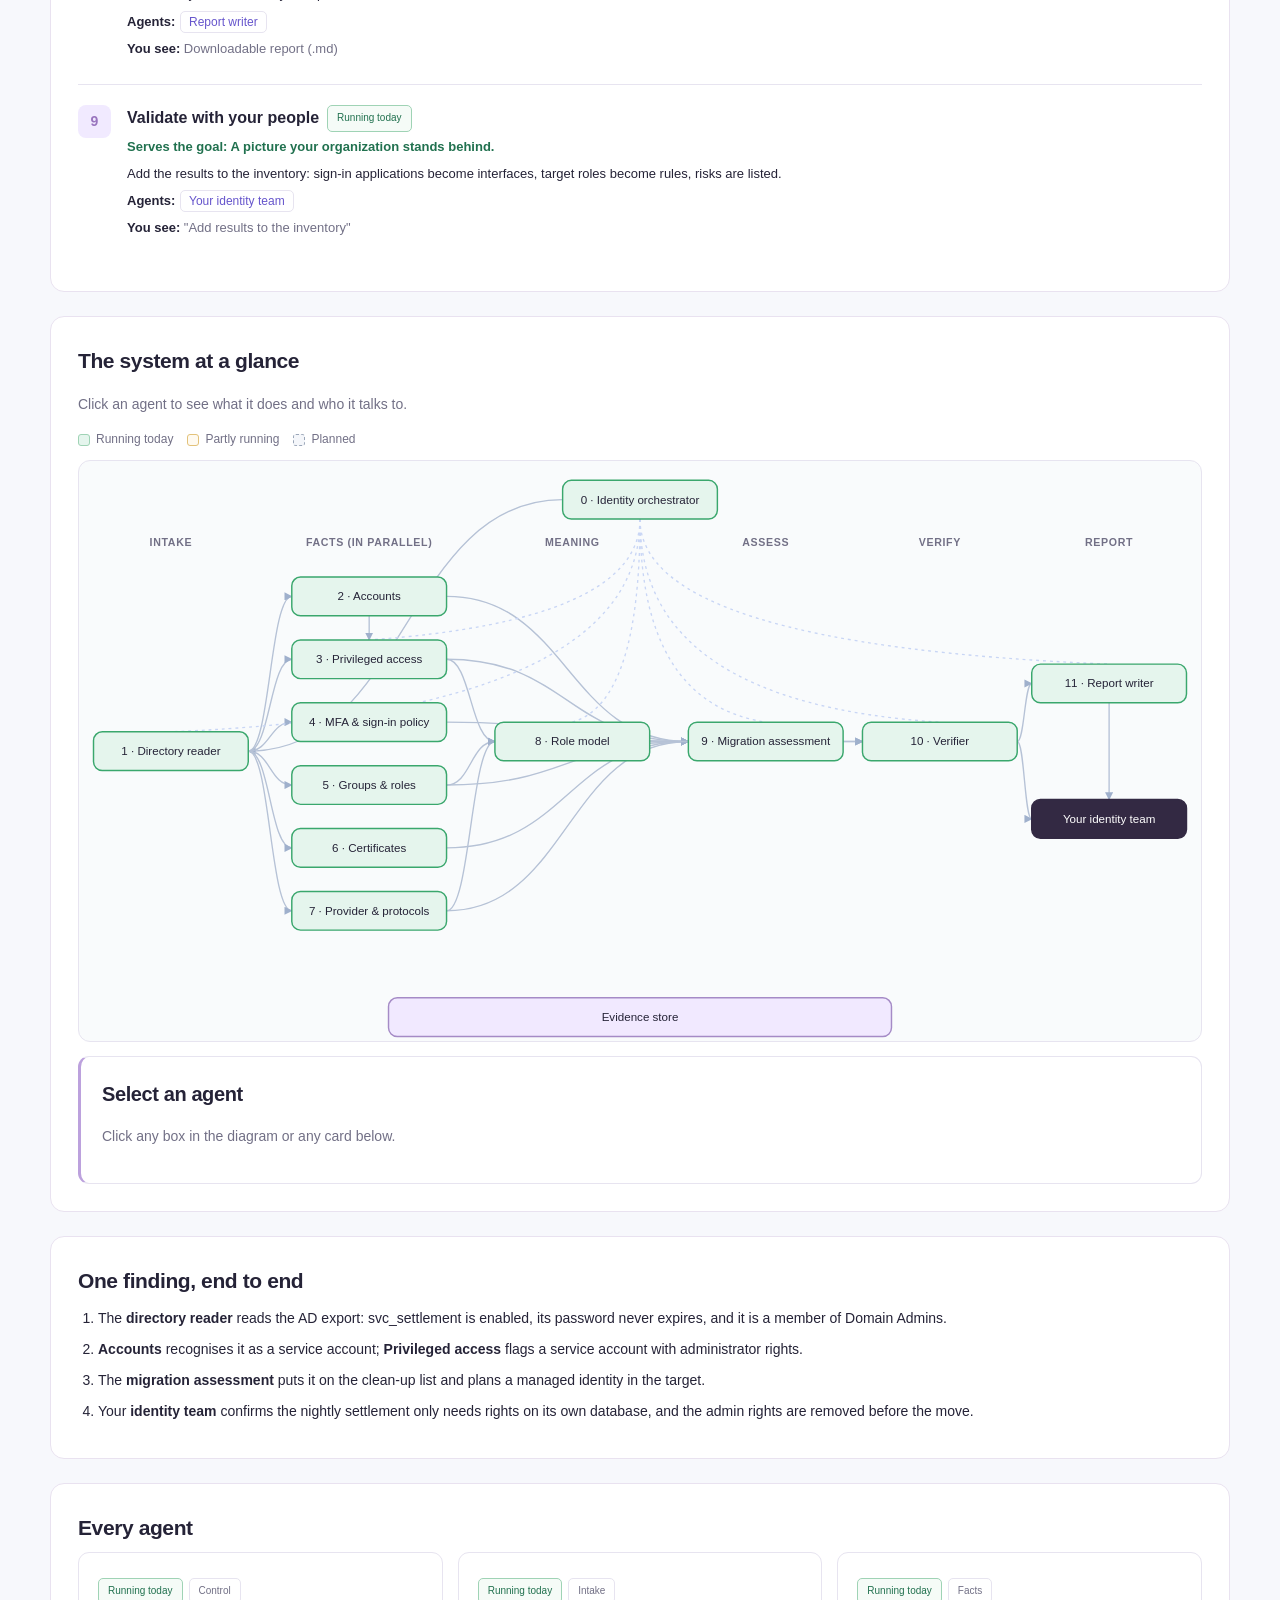
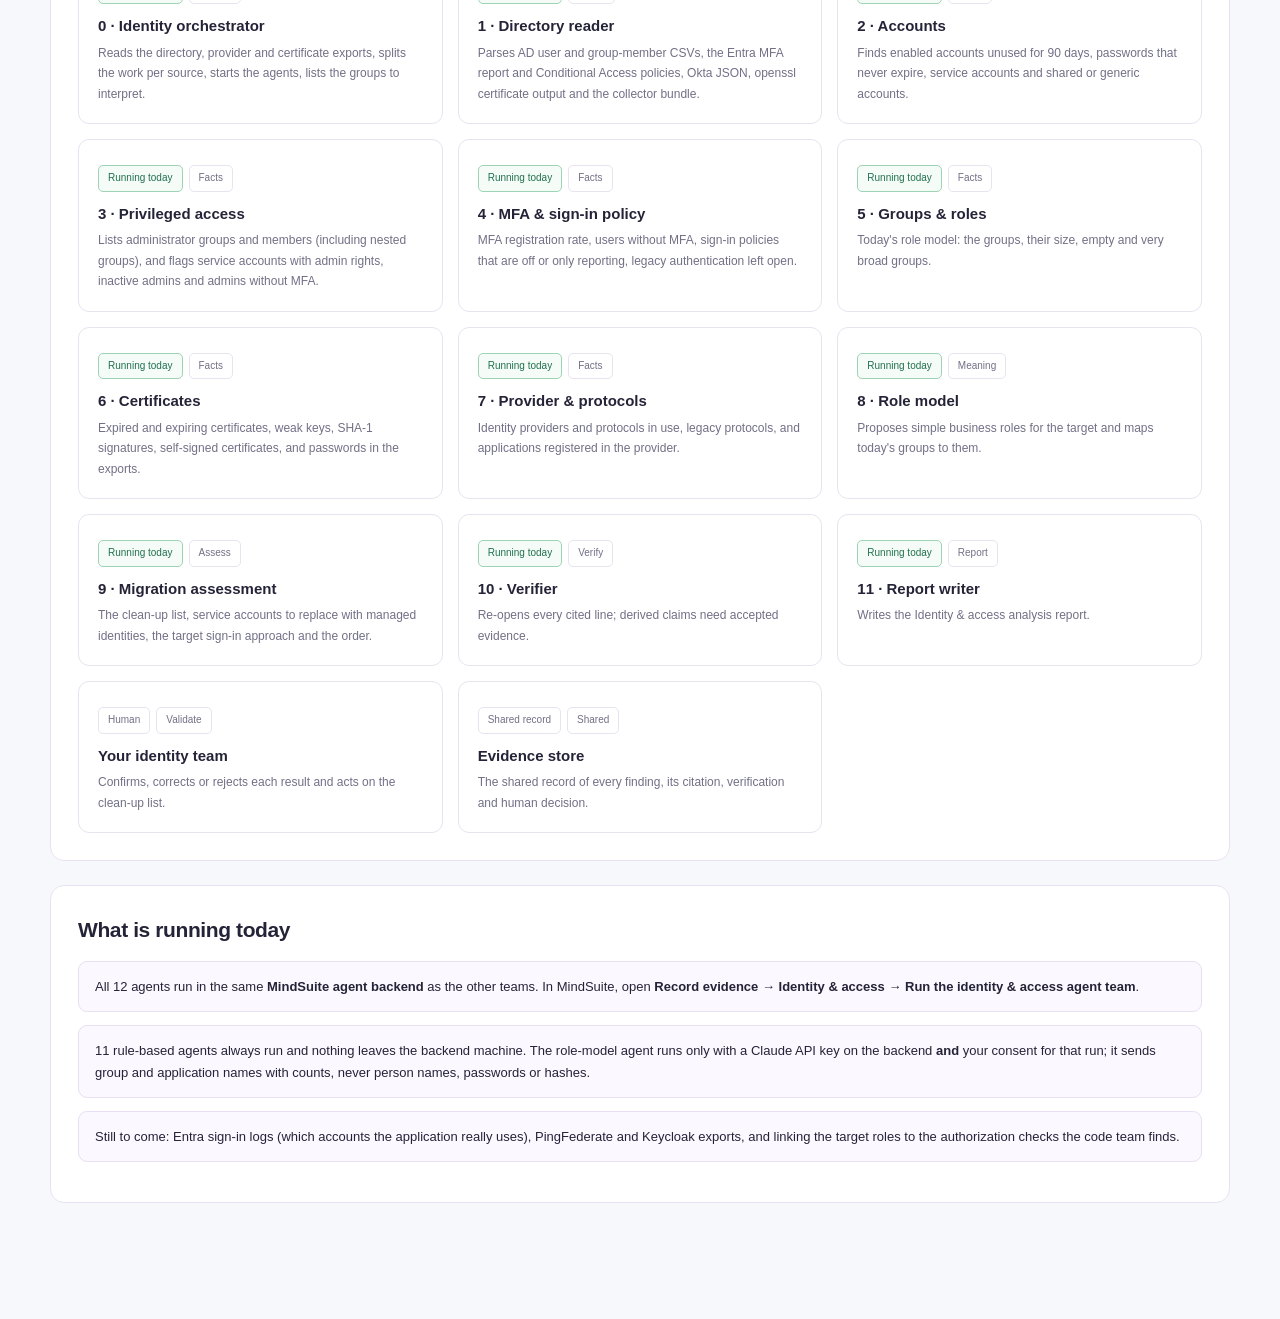
<file: teams/identity/agents.html>
<!doctype html>
<html lang="en">
<head>
<meta charset="utf-8">
<meta name="viewport" content="width=device-width,initial-scale=1">
<title>How MindSuite studies identity and access</title>
<link rel="stylesheet" href="../shared/team-page.css">
</head>
<body>
<header><span class="mark">M</span><b>MindSuite</b><span>How identity and access are studied</span><nav class="teamnav" aria-label="Agent teams"><a href="../code/agents.html">Source code</a><a href="../database/agents.html">Database</a><a href="../infrastructure/agents.html">Environment &amp; infrastructure</a><a href="../messaging/agents.html">Messaging &amp; caching</a><a href="../identity/agents.html" class="on">Identity &amp; access</a><a href="../telemetry/agents.html">Telemetry</a><a href="../batch/agents.html">Batch &amp; scheduling</a><a href="../network/agents.html">Network edge &amp; partners</a><a href="../documents/agents.html">Documents &amp; diagrams</a><a href="../incidents/agents.html">Incidents &amp; changes</a></nav></header>
<main>
<h1>How MindSuite studies identity and access</h1>
<p class="lead">A team of 12 agents studies who can sign in to the system and with which rights, the way an experienced identity and security engineer would: first the facts from the directory and the identity provider, then the role model, then what to clean up and how to move sign-in. It works from read-only exports; it never reads passwords or password hashes, and person names never leave your machine.</p>

<section>
<h2>Four rules the whole system follows</h2>
<div class="principles">
 <div><b>Metadata only</b><span class="muted">Accounts, groups, sign-in dates, MFA registration, policies, certificates. Never passwords or hashes.</span></div>
 <div><b>Person names stay with you</b><span class="muted">They appear only in your local report where action is needed; the AI agent sees group names and counts only.</span></div>
 <div><b>Every claim is cited</b><span class="muted">Each finding points to the export line, or to the findings it is built on.</span></div>
 <div><b>People decide</b><span class="muted">Agents propose. Your identity team confirms, corrects or rejects each result.</span></div>
</div>
</section>

<section>
<h2>The goal of the identity &amp; access analysis</h2>
<p>Know <b>who can sign in, who holds power, what is unprotected, and how sign-in will work in the target</b>. It ends in the <b>Identity &amp; access analysis report</b> with a clean-up list.</p>
<div class="principles">
 <div><b>Who can sign in</b><span class="muted">Accounts, inactive, shared and service accounts.</span></div>
 <div><b>Who holds power</b><span class="muted">Administrator groups and their members, nested rights.</span></div>
 <div><b>What is unprotected</b><span class="muted">Missing MFA, policies off, weak or expired certificates.</span></div>
 <div><b>How sign-in will work</b><span class="muted">Target roles, identity provider, service identities, order.</span></div>
</div>
</section>

<section>
<h2>What the agents need from your identity team</h2>
<table><thead><tr><th>Give</th><th>What it contains</th><th>How (read-only)</th></tr></thead><tbody>
<tr><td><b>AD users</b> (.csv)</td><td>Name, enabled, last sign-in, password never expires, description, groups</td><td><code>Get-ADUser -Filter * -Properties LastLogonDate,PasswordNeverExpires,Description,MemberOf | Select SamAccountName,UserPrincipalName,Enabled,LastLogonDate,PasswordNeverExpires,Description,@{n='MemberOf';e={$_.MemberOf -join ';'}} | Export-Csv ad-users.csv</code> (or <code>Search-ADAccount -AccountInactive</code> for inactive accounts only)</td></tr>
<tr><td><b>Group members</b> (.csv, one per group, named after it)</td><td>Members of the application's and administrator groups, including nested groups</td><td><code>Get-ADGroupMember "App-Admins" | Export-Csv App-Admins-members.csv</code></td></tr>
<tr><td><b>Microsoft Entra ID</b> (.csv)</td><td>MFA registration per user; sign-in (Conditional Access) policies and their state</td><td>MFA registration report; <code>Get-MgIdentityConditionalAccessPolicy -All | Select DisplayName,State | Export-Csv</code></td></tr>
<tr><td><b>Okta</b> (.json)</td><td>Users (status, last login), groups, applications</td><td>Read-only API token: <code>/api/v1/users</code>, <code>/api/v1/groups</code>, <code>/api/v1/apps</code></td></tr>
<tr><td><b>Certificates</b> (.txt)</td><td>Subject, issuer, expiry, key size, signature</td><td><code>openssl s_client -connect host:443 &lt;/dev/null | openssl x509 -noout -subject -issuer -enddate -text</code></td></tr>
</tbody></table>
</section>

<section>
<h2>How the analysis runs, step by step</h2>
<p class="muted">The same 9 steps as the other teams. Step 3 runs six agents in parallel. Click an agent name to see it in the diagram.</p>
<div id="steps"></div>
</section>

<section>
<h2>The system at a glance</h2>
<p class="muted">Click an agent to see what it does and who it talks to.</p>
<div class="legend"><span><i class="dot built"></i>Running today</span><span><i class="dot partly"></i>Partly running</span><span><i class="dot planned"></i>Planned</span></div>
<div class="diagram-wrap"><svg id="diagram" viewBox="0 0 1160 600" role="img" aria-label="Identity and access agent system diagram"></svg></div>
<div class="panel" id="panel"><h3>Select an agent</h3><p class="muted">Click any box in the diagram or any card below.</p></div>
</section>

<section>
<h2>One finding, end to end</h2>
<ol class="flow">
 <li>The <b>directory reader</b> reads the AD export: svc_settlement is enabled, its password never expires, and it is a member of Domain Admins.</li>
 <li><b>Accounts</b> recognises it as a service account; <b>Privileged access</b> flags a service account with administrator rights.</li>
 <li>The <b>migration assessment</b> puts it on the clean-up list and plans a managed identity in the target.</li>
 <li>Your <b>identity team</b> confirms the nightly settlement only needs rights on its own database, and the admin rights are removed before the move.</li>
</ol>
</section>

<section>
<h2>Every agent</h2>
<div class="grid" id="cards"></div>
</section>

<section>
<h2>What is running today</h2>
<p class="note">All 12 agents run in the same <b>MindSuite agent backend</b> as the other teams. In MindSuite, open <b>Record evidence → Identity &amp; access → Run the identity &amp; access agent team</b>.</p>
<p class="note">11 rule-based agents always run and nothing leaves the backend machine. The role-model agent runs only with a Claude API key on the backend <b>and</b> your consent for that run; it sends group and application names with counts, never person names, passwords or hashes.</p>
<p class="note">Still to come: Entra sign-in logs (which accounts the application really uses), PingFederate and Keycloak exports, and linking the target roles to the authorization checks the code team finds.</p>
</section>
</main>
<script>
const AGENTS=[
 {id:'orch',n:0,name:'Identity orchestrator',stage:'Control',type:'Coordinator',tier:'No model',status:'built',does:'Reads the directory, provider and certificate exports, splits the work per source, starts the agents, lists the groups to interpret.',reads:'The export files and every agent\'s progress',produces:'Tasks, the step log',safeguard:'Never connects to a directory; never edits findings.'},
 {id:'dir',n:1,name:'Directory reader',stage:'Intake',type:'Tool',tier:'No model',status:'built',does:'Parses AD user and group-member CSVs, the Entra MFA report and Conditional Access policies, Okta JSON, openssl certificate output and the collector bundle.',reads:'Read-only exports',produces:'Accounts, groups, policies, apps, certificates',safeguard:'Accounts are not listed one by one; password lines are never quoted.'},
 {id:'acc',n:2,name:'Accounts',stage:'Facts',type:'Tool',tier:'No model',status:'built',does:'Finds enabled accounts unused for 90 days, passwords that never expire, service accounts and shared or generic accounts.',reads:'Accounts and sign-in dates',produces:'Account findings',safeguard:'Inactivity is measured against the latest sign-in in the export, not today.'},
 {id:'prv',n:3,name:'Privileged access',stage:'Facts',type:'Tool',tier:'No model',status:'built',does:'Lists administrator groups and members (including nested groups), and flags service accounts with admin rights, inactive admins and admins without MFA.',reads:'Groups, members, MFA',produces:'Privileged-access findings',safeguard:'Names are shown only where someone must act.'},
 {id:'mfa',n:4,name:'MFA & sign-in policy',stage:'Facts',type:'Tool',tier:'No model',status:'built',does:'MFA registration rate, users without MFA, sign-in policies that are off or only reporting, legacy authentication left open.',reads:'MFA report, Conditional Access policies',produces:'MFA and policy findings',safeguard:'Asks when MFA status is not in the exports.'},
 {id:'grp',n:5,name:'Groups & roles',stage:'Facts',type:'Tool',tier:'No model',status:'built',does:'Today\'s role model: the groups, their size, empty and very broad groups.',reads:'Groups and members',produces:'Role-model facts',safeguard:'Counts, not judgements, about people.'},
 {id:'crt',n:6,name:'Certificates',stage:'Facts',type:'Tool',tier:'No model',status:'built',does:'Expired and expiring certificates, weak keys, SHA-1 signatures, self-signed certificates, and passwords in the exports.',reads:'openssl output, all files',produces:'Certificate findings',safeguard:'Passwords are reported as file and line only.'},
 {id:'pla',n:7,name:'Provider & protocols',stage:'Facts',type:'Tool',tier:'No model',status:'built',does:'Identity providers and protocols in use, legacy protocols, and applications registered in the provider.',reads:'Exports and the collector bundle',produces:'Provider findings',safeguard:'The code team shows how the application itself signs people in.'},
 {id:'irol',n:8,name:'Role model',stage:'Meaning',type:'Model',tier:'Strongest',status:'built',does:'Proposes simple business roles for the target and maps today\'s groups to them.',reads:'Group and application names with counts — never person names',produces:'Target roles, questions',safeguard:'Every role cites the groups it is based on.'},
 {id:'iass',n:9,name:'Migration assessment',stage:'Assess',type:'Rules',tier:'No model',status:'built',does:'The clean-up list, service accounts to replace with managed identities, the target sign-in approach and the order.',reads:'All fact and role results',produces:'Clean-up list, approach, order',safeguard:'Rules of thumb, labelled as such.'},
 {id:'ver',n:10,name:'Verifier',stage:'Verify',type:'Tool + model',tier:'Balanced',status:'built',does:'Re-opens every cited line; derived claims need accepted evidence.',reads:'Every finding and the cited lines',produces:'Accepted / rejected / needs an expert',safeguard:'Uses a different model from the agent it checks.'},
 {id:'rep',n:11,name:'Report writer',stage:'Report',type:'Tool + model',tier:'Balanced',status:'built',does:'Writes the Identity & access analysis report.',reads:'Verified findings (titles only to the model)',produces:'Report (.md)',safeguard:'Uses counts, not person names, in written text.'},
 {id:'ppl',n:'',name:'Your identity team',stage:'Validate',type:'Human',tier:'',status:'people',does:'Confirms, corrects or rejects each result and acts on the clean-up list.',reads:'The report, findings and questions',produces:'Confirmed facts and answers',safeguard:'Agents never overwrite what a person confirmed.'},
 {id:'store',n:'',name:'Evidence store',stage:'Shared',type:'Shared record',tier:'',status:'store',does:'The shared record of every finding, its citation, verification and human decision.',reads:'Findings from every agent',produces:'A traceable history',safeguard:'Append-only.'}];
const EDGES=[['orch','dir'],['dir','acc'],['dir','prv'],['dir','mfa'],['dir','grp'],['dir','crt'],['dir','pla'],['acc','prv'],['grp','irol'],['prv','irol'],['pla','irol'],['acc','iass'],['prv','iass'],['mfa','iass'],['grp','iass'],['crt','iass'],['pla','iass'],['irol','iass'],['iass','ver'],['irol','ver'],['ver','rep'],['rep','ppl'],['ver','ppl']];
const COLS={Intake:95,Facts:300,Meaning:510,Assess:710,Verify:890,Report:1065};
const POS={orch:[580,40],dir:[95,300],acc:[300,140],prv:[300,205],mfa:[300,270],grp:[300,335],crt:[300,400],pla:[300,465],irol:[510,290],iass:[710,290],ver:[890,290],rep:[1065,230],ppl:[1065,370],store:[580,575]};
const SHORT={orch:'Identity orchestrator',mfa:'MFA & sign-in policy',iass:'Migration assessment',pla:'Provider & protocols',ppl:'Your identity team'};
const ORCH_LINKS=['dir','prv','irol','iass','ver','rep'];
const STEPS=[
 {n:1,title:'Receive the identity exports',goal:'Know exactly what is being analysed.',does:'The backend reads the exports, read-only, in memory, and dates them by the latest sign-in they contain.',agents:['dir'],see:'Step 1 in the run: accounts, groups, policies, apps, certificates',status:'built'},
 {n:2,title:'Plan the work',goal:'Cover every source.',does:'One work package per identity provider, plus certificates.',agents:['orch'],see:'Work packages in the run log',status:'built'},
 {n:3,title:'Collect the facts',goal:'Who can sign in, who holds power, what is unprotected.',does:'In parallel: accounts, privileged access, MFA and policies, groups, certificates, provider and protocols.',agents:['acc','prv','mfa','grp','crt','pla'],see:'Live findings in the run log',status:'built'},
 {n:4,title:'Choose what to interpret',goal:'Name what only names reveal.',does:'The orchestrator lists the groups whose business role is named only by their name.',agents:['orch'],see:'The list in the run',status:'built'},
 {n:5,title:'Understand the roles',goal:'The role model for the target.',does:'The role-model agent proposes business roles and maps today\'s groups to them, from group names and counts only.',agents:['irol'],see:'Proposed target roles (needs your consent and a Claude key)',status:'built'},
 {n:6,title:'Assess for migration',goal:'What to fix first, and how sign-in will work.',does:'The clean-up list, service identities, the target sign-in approach and the order.',agents:['iass'],see:'Migration approach, clean-up list',status:'built'},
 {n:7,title:'Verify every claim',goal:'Nothing reaches you unproven.',does:'Re-opens every cited line; derived claims need accepted evidence.',agents:['ver'],see:'Verified / needs-an-expert marks',status:'built'},
 {n:8,title:'Write the report',goal:'A result people can read and act on.',does:'The Identity & access analysis report.',agents:['rep'],see:'Downloadable report (.md)',status:'built'},
 {n:9,title:'Validate with your people',goal:'A picture your organization stands behind.',does:'Add the results to the inventory: sign-in applications become interfaces, target roles become rules, risks are listed.',agents:['ppl'],see:'"Add results to the inventory"',status:'built'}];
</script>
<script src="../shared/team-page.js"></script>
</body>
</html>
</file>
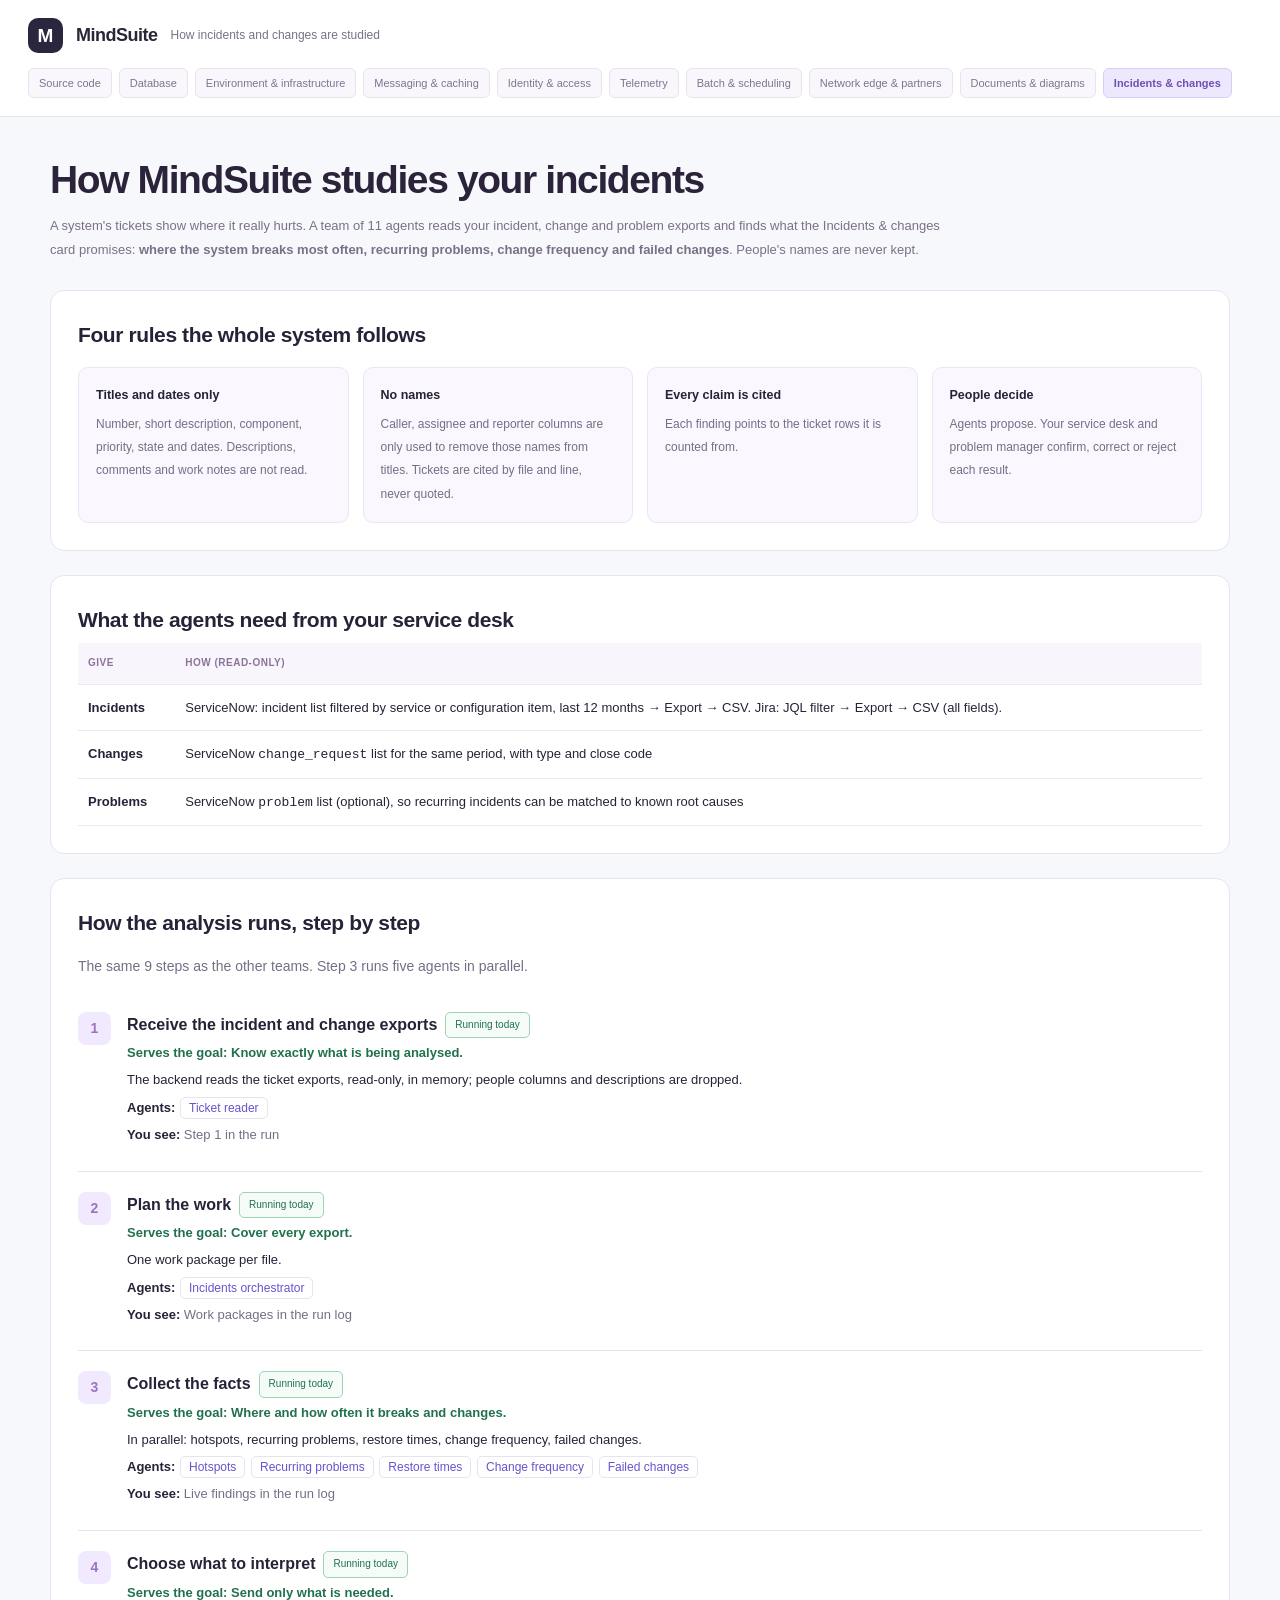
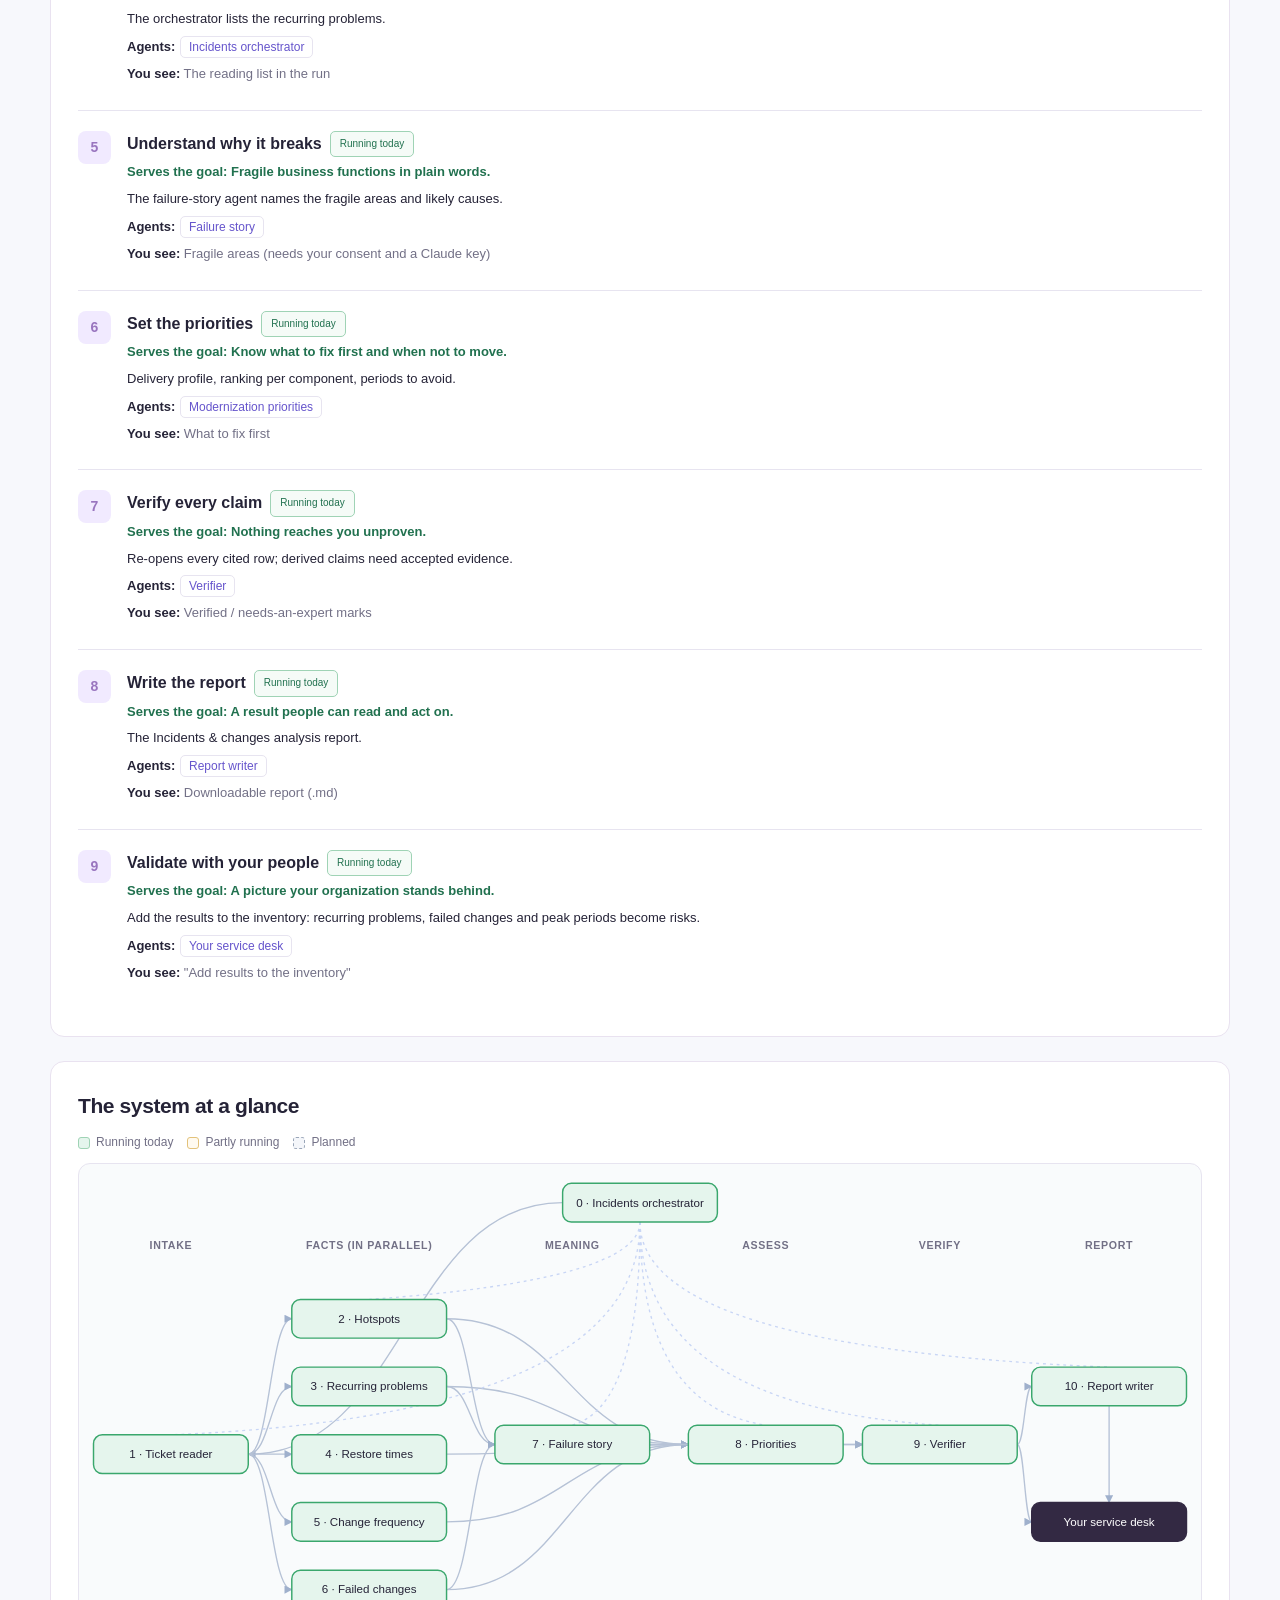
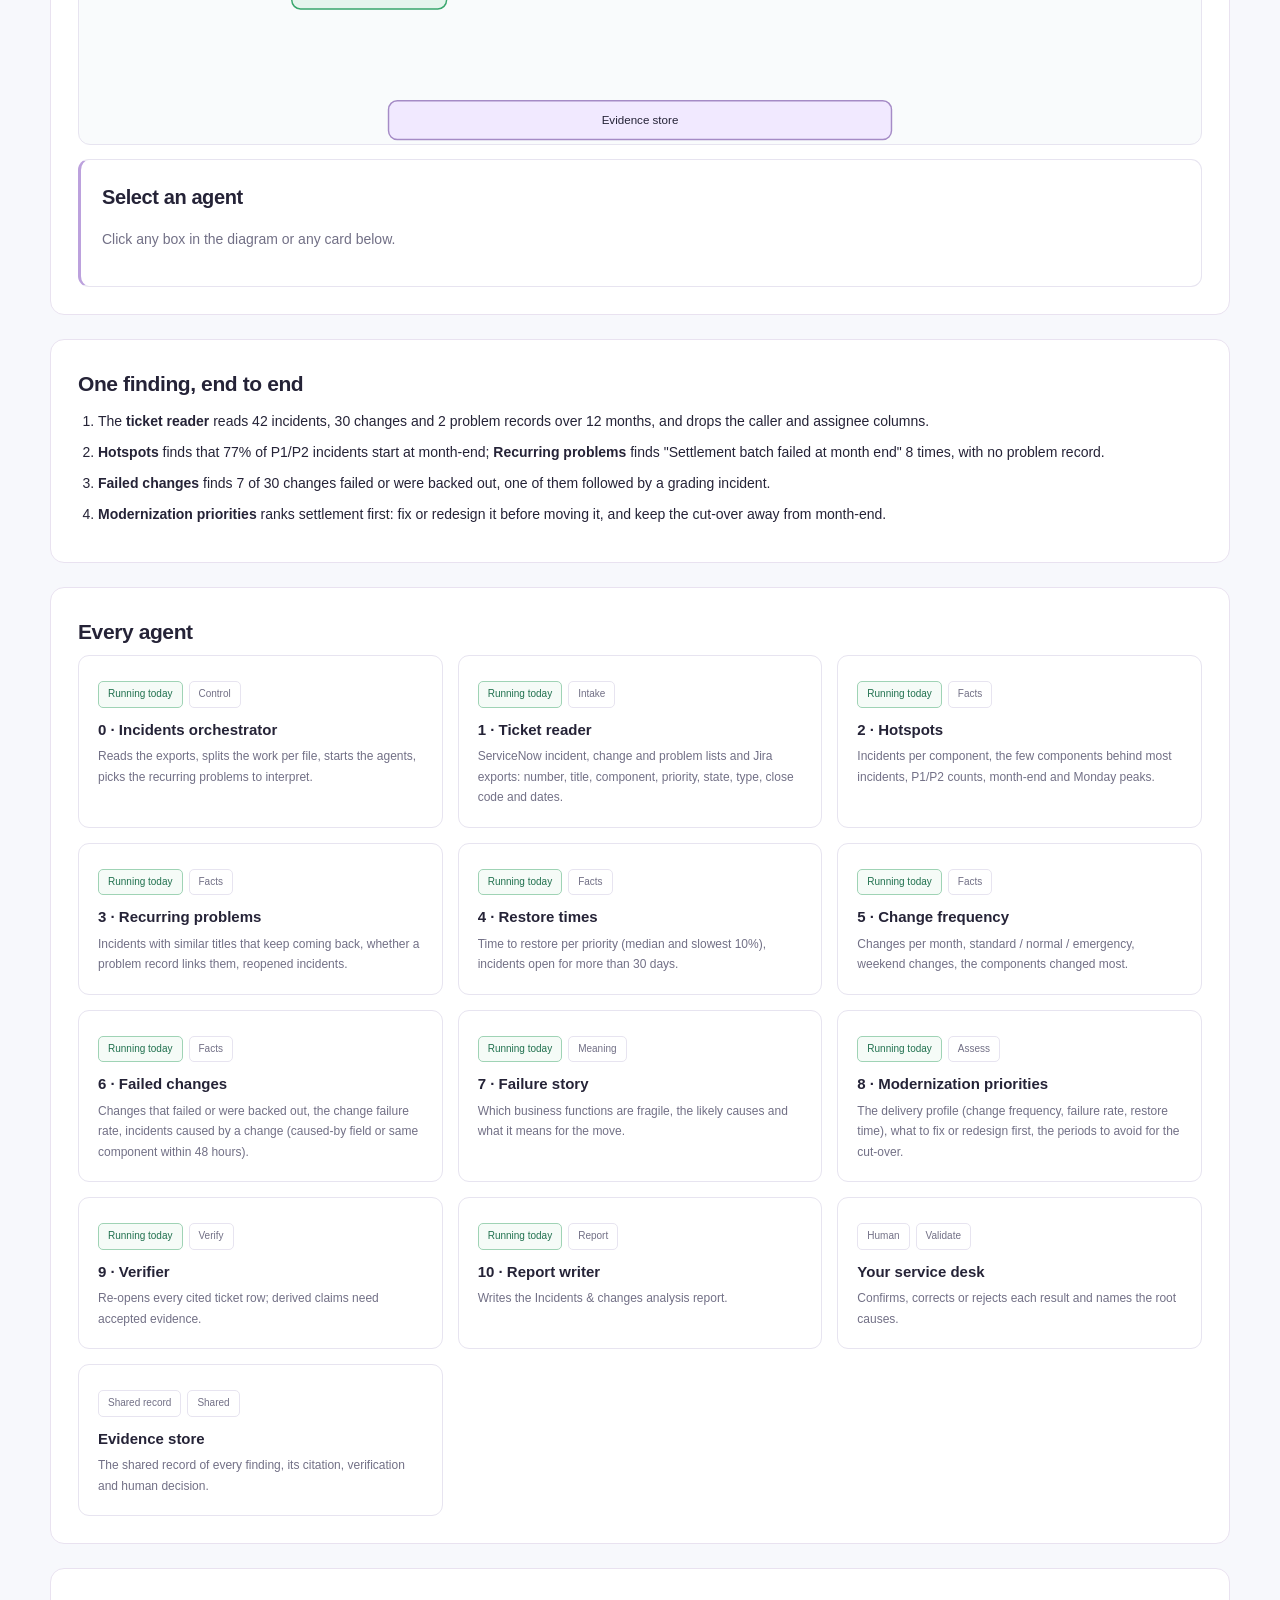
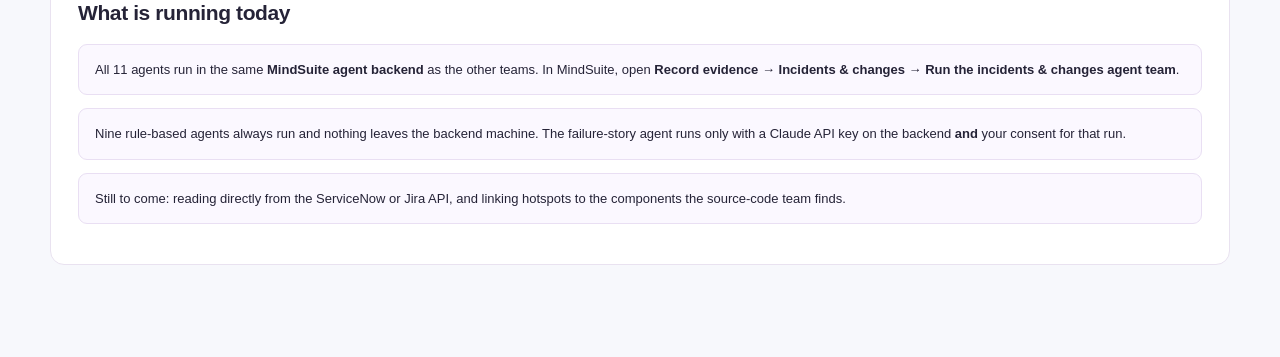
<file: teams/incidents/agents.html>
<!doctype html>
<html lang="en">
<head>
<meta charset="utf-8">
<meta name="viewport" content="width=device-width,initial-scale=1">
<title>How MindSuite studies your incidents</title>
<link rel="stylesheet" href="../shared/team-page.css">
</head>
<body>
<header><span class="mark">M</span><b>MindSuite</b><span>How incidents and changes are studied</span><nav class="teamnav" aria-label="Agent teams"><a href="../code/agents.html">Source code</a><a href="../database/agents.html">Database</a><a href="../infrastructure/agents.html">Environment &amp; infrastructure</a><a href="../messaging/agents.html">Messaging &amp; caching</a><a href="../identity/agents.html">Identity &amp; access</a><a href="../telemetry/agents.html">Telemetry</a><a href="../batch/agents.html">Batch &amp; scheduling</a><a href="../network/agents.html">Network edge &amp; partners</a><a href="../documents/agents.html">Documents &amp; diagrams</a><a href="../incidents/agents.html" class="on">Incidents &amp; changes</a></nav></header>
<main>
<h1>How MindSuite studies your incidents</h1>
<p class="lead">A system's tickets show where it really hurts. A team of 11 agents reads your incident, change and problem exports and finds what the Incidents &amp; changes card promises: <b>where the system breaks most often, recurring problems, change frequency and failed changes</b>. People's names are never kept.</p>

<section>
<h2>Four rules the whole system follows</h2>
<div class="principles">
 <div><b>Titles and dates only</b><span class="muted">Number, short description, component, priority, state and dates. Descriptions, comments and work notes are not read.</span></div>
 <div><b>No names</b><span class="muted">Caller, assignee and reporter columns are only used to remove those names from titles. Tickets are cited by file and line, never quoted.</span></div>
 <div><b>Every claim is cited</b><span class="muted">Each finding points to the ticket rows it is counted from.</span></div>
 <div><b>People decide</b><span class="muted">Agents propose. Your service desk and problem manager confirm, correct or reject each result.</span></div>
</div>
</section>

<section>
<h2>What the agents need from your service desk</h2>
<table><thead><tr><th>Give</th><th>How (read-only)</th></tr></thead><tbody>
<tr><td><b>Incidents</b></td><td>ServiceNow: incident list filtered by service or configuration item, last 12 months → Export → CSV. Jira: JQL filter → Export → CSV (all fields).</td></tr>
<tr><td><b>Changes</b></td><td>ServiceNow <code>change_request</code> list for the same period, with type and close code</td></tr>
<tr><td><b>Problems</b></td><td>ServiceNow <code>problem</code> list (optional), so recurring incidents can be matched to known root causes</td></tr>
</tbody></table>
</section>

<section>
<h2>How the analysis runs, step by step</h2>
<p class="muted">The same 9 steps as the other teams. Step 3 runs five agents in parallel.</p>
<div id="steps"></div>
</section>

<section>
<h2>The system at a glance</h2>
<div class="legend"><span><i class="dot built"></i>Running today</span><span><i class="dot partly"></i>Partly running</span><span><i class="dot planned"></i>Planned</span></div>
<div class="diagram-wrap"><svg id="diagram" viewBox="0 0 1160 600" role="img" aria-label="Incidents and changes agent system diagram"></svg></div>
<div class="panel" id="panel"><h3>Select an agent</h3><p class="muted">Click any box in the diagram or any card below.</p></div>
</section>

<section>
<h2>One finding, end to end</h2>
<ol class="flow">
 <li>The <b>ticket reader</b> reads 42 incidents, 30 changes and 2 problem records over 12 months, and drops the caller and assignee columns.</li>
 <li><b>Hotspots</b> finds that 77% of P1/P2 incidents start at month-end; <b>Recurring problems</b> finds "Settlement batch failed at month end" 8 times, with no problem record.</li>
 <li><b>Failed changes</b> finds 7 of 30 changes failed or were backed out, one of them followed by a grading incident.</li>
 <li><b>Modernization priorities</b> ranks settlement first: fix or redesign it before moving it, and keep the cut-over away from month-end.</li>
</ol>
</section>

<section>
<h2>Every agent</h2>
<div class="grid" id="cards"></div>
</section>

<section>
<h2>What is running today</h2>
<p class="note">All 11 agents run in the same <b>MindSuite agent backend</b> as the other teams. In MindSuite, open <b>Record evidence → Incidents &amp; changes → Run the incidents &amp; changes agent team</b>.</p>
<p class="note">Nine rule-based agents always run and nothing leaves the backend machine. The failure-story agent runs only with a Claude API key on the backend <b>and</b> your consent for that run.</p>
<p class="note">Still to come: reading directly from the ServiceNow or Jira API, and linking hotspots to the components the source-code team finds.</p>
</section>
</main>
<script>
const AGENTS=[
 {id:'orch',n:0,name:'Incidents orchestrator',stage:'Control',type:'Coordinator',tier:'No model',status:'built',does:'Reads the exports, splits the work per file, starts the agents, picks the recurring problems to interpret.',reads:'The export files and every agent\'s progress',produces:'Tasks, the step log, the reading list',safeguard:'Never contacts ServiceNow or Jira.'},
 {id:'ird',n:1,name:'Ticket reader',stage:'Intake',type:'Tool',tier:'No model',status:'built',does:'ServiceNow incident, change and problem lists and Jira exports: number, title, component, priority, state, type, close code and dates.',reads:'CSV exports',produces:'Incidents, changes, problems',safeguard:'People columns and descriptions are not kept; names, e-mail addresses and numbers are removed from titles.'},
 {id:'ihot',n:2,name:'Hotspots',stage:'Facts',type:'Tool',tier:'No model',status:'built',does:'Incidents per component, the few components behind most incidents, P1/P2 counts, month-end and Monday peaks.',reads:'Incidents',produces:'Hotspot findings',safeguard:'Counts only.'},
 {id:'irec',n:3,name:'Recurring problems',stage:'Facts',type:'Tool',tier:'No model',status:'built',does:'Incidents with similar titles that keep coming back, whether a problem record links them, reopened incidents.',reads:'Incidents and problems',produces:'Recurring problems',safeguard:'Groups cleaned titles.'},
 {id:'imttr',n:4,name:'Restore times',stage:'Facts',type:'Tool',tier:'No model',status:'built',does:'Time to restore per priority (median and slowest 10%), incidents open for more than 30 days.',reads:'Incident dates',produces:'Restore-time findings',safeguard:'Measured against the export, not today.'},
 {id:'ichg',n:5,name:'Change frequency',stage:'Facts',type:'Tool',tier:'No model',status:'built',does:'Changes per month, standard / normal / emergency, weekend changes, the components changed most.',reads:'Changes',produces:'Change findings',safeguard:'Counts only.'},
 {id:'ifail',n:6,name:'Failed changes',stage:'Facts',type:'Tool',tier:'No model',status:'built',does:'Changes that failed or were backed out, the change failure rate, incidents caused by a change (caused-by field or same component within 48 hours).',reads:'Changes and incidents',produces:'Failure findings',safeguard:'Links by time are marked as likely, not certain.'},
 {id:'imea',n:7,name:'Failure story',stage:'Meaning',type:'Model',tier:'Strongest',status:'built',does:'Which business functions are fragile, the likely causes and what it means for the move.',reads:'Counts and cleaned titles — no names, no descriptions',produces:'Fragile areas, questions',safeguard:'Every item cites the facts it is based on.'},
 {id:'iass',n:8,name:'Modernization priorities',stage:'Assess',type:'Rules',tier:'No model',status:'built',does:'The delivery profile (change frequency, failure rate, restore time), what to fix or redesign first, the periods to avoid for the cut-over.',reads:'All fact results',produces:'Priorities and freeze periods',safeguard:'A ranking to agree with your service desk.'},
 {id:'ver',n:9,name:'Verifier',stage:'Verify',type:'Tool + model',tier:'Balanced',status:'built',does:'Re-opens every cited ticket row; derived claims need accepted evidence.',reads:'Every finding and the cited rows',produces:'Accepted / rejected / needs an expert',safeguard:'Uses a different model from the agent it checks.'},
 {id:'rep',n:10,name:'Report writer',stage:'Report',type:'Tool + model',tier:'Balanced',status:'built',does:'Writes the Incidents & changes analysis report.',reads:'Verified findings only',produces:'Report (.md)',safeguard:'Cannot add facts that are not in the verified evidence.'},
 {id:'ppl',n:'',name:'Your service desk',stage:'Validate',type:'Human',tier:'',status:'people',does:'Confirms, corrects or rejects each result and names the root causes.',reads:'The report, findings and questions',produces:'Confirmed facts and answers',safeguard:'Agents never overwrite what a person confirmed.'},
 {id:'store',n:'',name:'Evidence store',stage:'Shared',type:'Shared record',tier:'',status:'store',does:'The shared record of every finding, its citation, verification and human decision.',reads:'Findings from every agent',produces:'A traceable history',safeguard:'Append-only.'}];
const EDGES=[['orch','ird'],['ird','ihot'],['ird','irec'],['ird','imttr'],['ird','ichg'],['ird','ifail'],['ihot','imea'],['irec','imea'],['ifail','imea'],['ihot','iass'],['irec','iass'],['imttr','iass'],['ichg','iass'],['ifail','iass'],['imea','iass'],['iass','ver'],['imea','ver'],['ver','rep'],['rep','ppl'],['ver','ppl']];
const COLS={Intake:95,Facts:300,Meaning:510,Assess:710,Verify:890,Report:1065};
const POS={orch:[580,40],ird:[95,300],ihot:[300,160],irec:[300,230],imttr:[300,300],ichg:[300,370],ifail:[300,440],imea:[510,290],iass:[710,290],ver:[890,290],rep:[1065,230],ppl:[1065,370],store:[580,575]};
const SHORT={iass:'Priorities',ichg:'Change frequency',ppl:'Your service desk'};
const ORCH_LINKS=['ird','ihot','imea','iass','ver','rep'];
const STEPS=[
 {n:1,title:'Receive the incident and change exports',goal:'Know exactly what is being analysed.',does:'The backend reads the ticket exports, read-only, in memory; people columns and descriptions are dropped.',agents:['ird'],see:'Step 1 in the run',status:'built'},
 {n:2,title:'Plan the work',goal:'Cover every export.',does:'One work package per file.',agents:['orch'],see:'Work packages in the run log',status:'built'},
 {n:3,title:'Collect the facts',goal:'Where and how often it breaks and changes.',does:'In parallel: hotspots, recurring problems, restore times, change frequency, failed changes.',agents:['ihot','irec','imttr','ichg','ifail'],see:'Live findings in the run log',status:'built'},
 {n:4,title:'Choose what to interpret',goal:'Send only what is needed.',does:'The orchestrator lists the recurring problems.',agents:['orch'],see:'The reading list in the run',status:'built'},
 {n:5,title:'Understand why it breaks',goal:'Fragile business functions in plain words.',does:'The failure-story agent names the fragile areas and likely causes.',agents:['imea'],see:'Fragile areas (needs your consent and a Claude key)',status:'built'},
 {n:6,title:'Set the priorities',goal:'Know what to fix first and when not to move.',does:'Delivery profile, ranking per component, periods to avoid.',agents:['iass'],see:'What to fix first',status:'built'},
 {n:7,title:'Verify every claim',goal:'Nothing reaches you unproven.',does:'Re-opens every cited row; derived claims need accepted evidence.',agents:['ver'],see:'Verified / needs-an-expert marks',status:'built'},
 {n:8,title:'Write the report',goal:'A result people can read and act on.',does:'The Incidents & changes analysis report.',agents:['rep'],see:'Downloadable report (.md)',status:'built'},
 {n:9,title:'Validate with your people',goal:'A picture your organization stands behind.',does:'Add the results to the inventory: recurring problems, failed changes and peak periods become risks.',agents:['ppl'],see:'"Add results to the inventory"',status:'built'}];
</script>
<script src="../shared/team-page.js"></script>
</body>
</html>
</file>
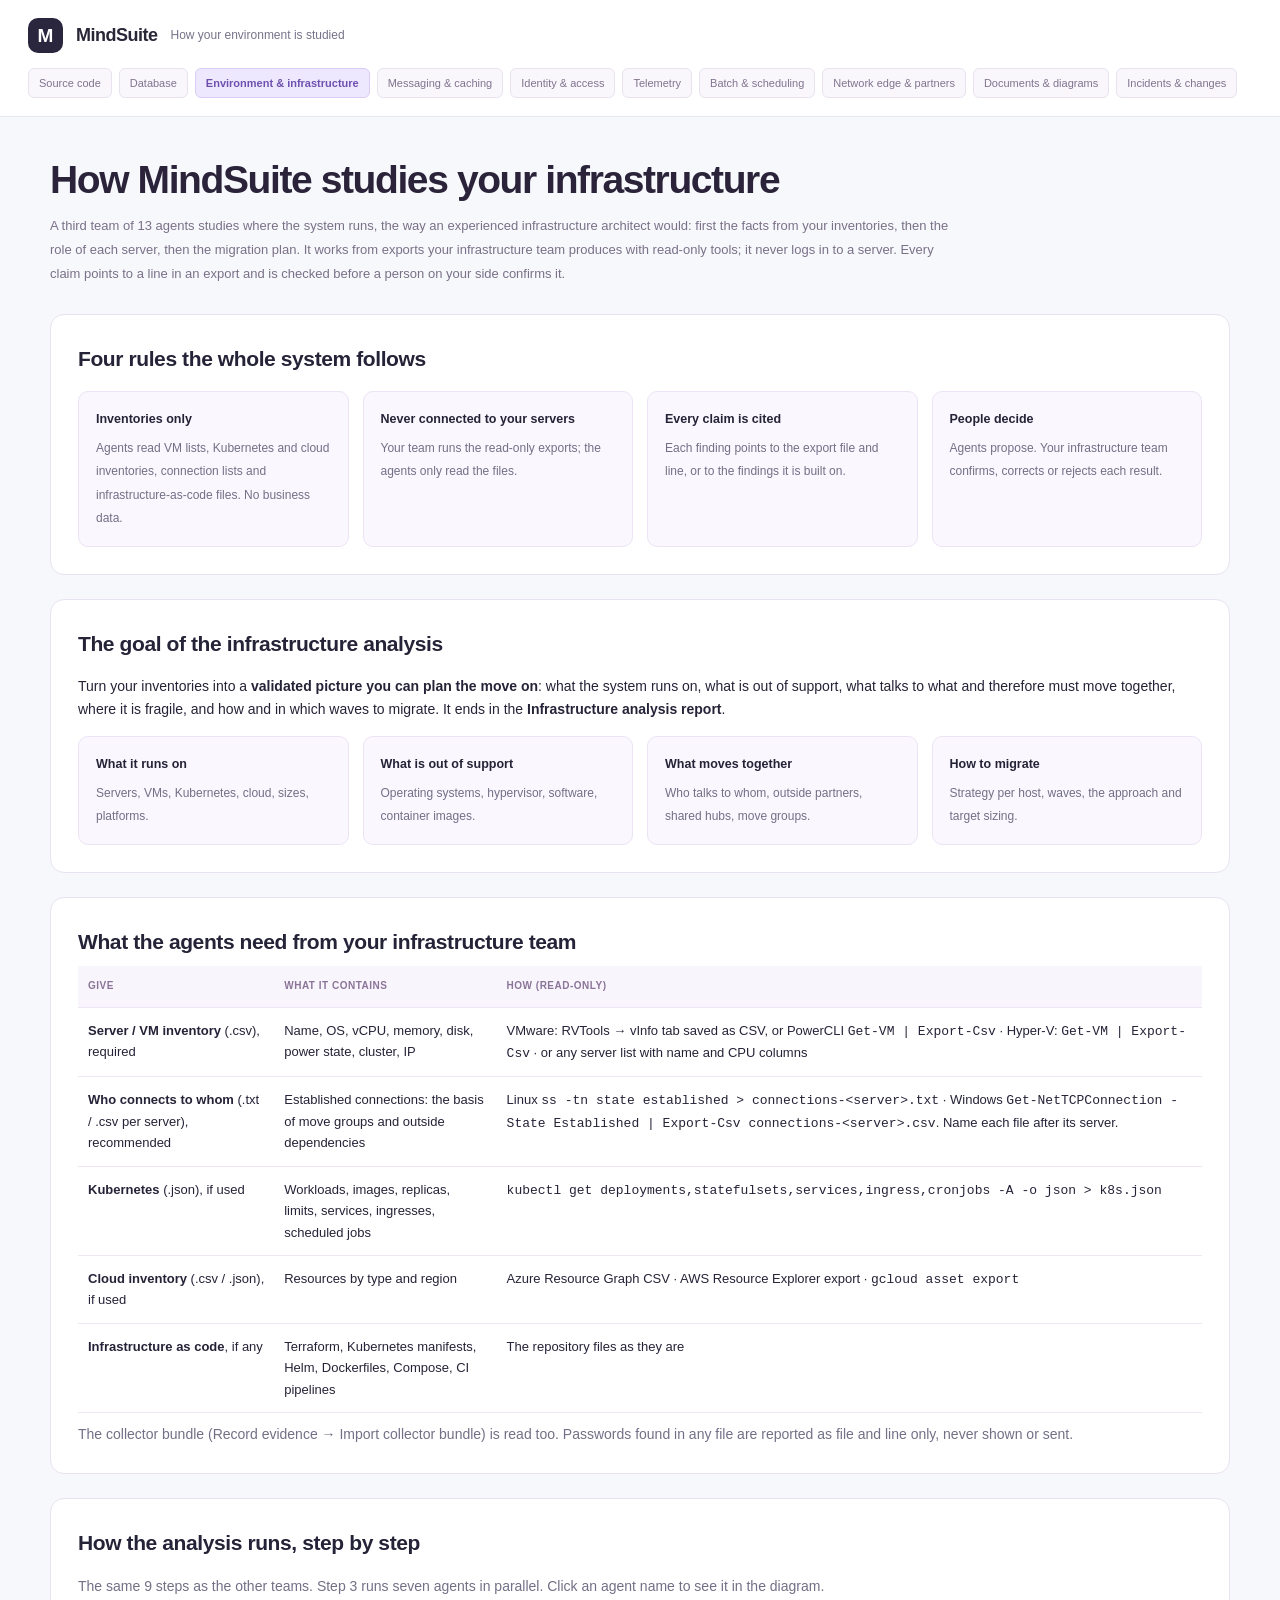
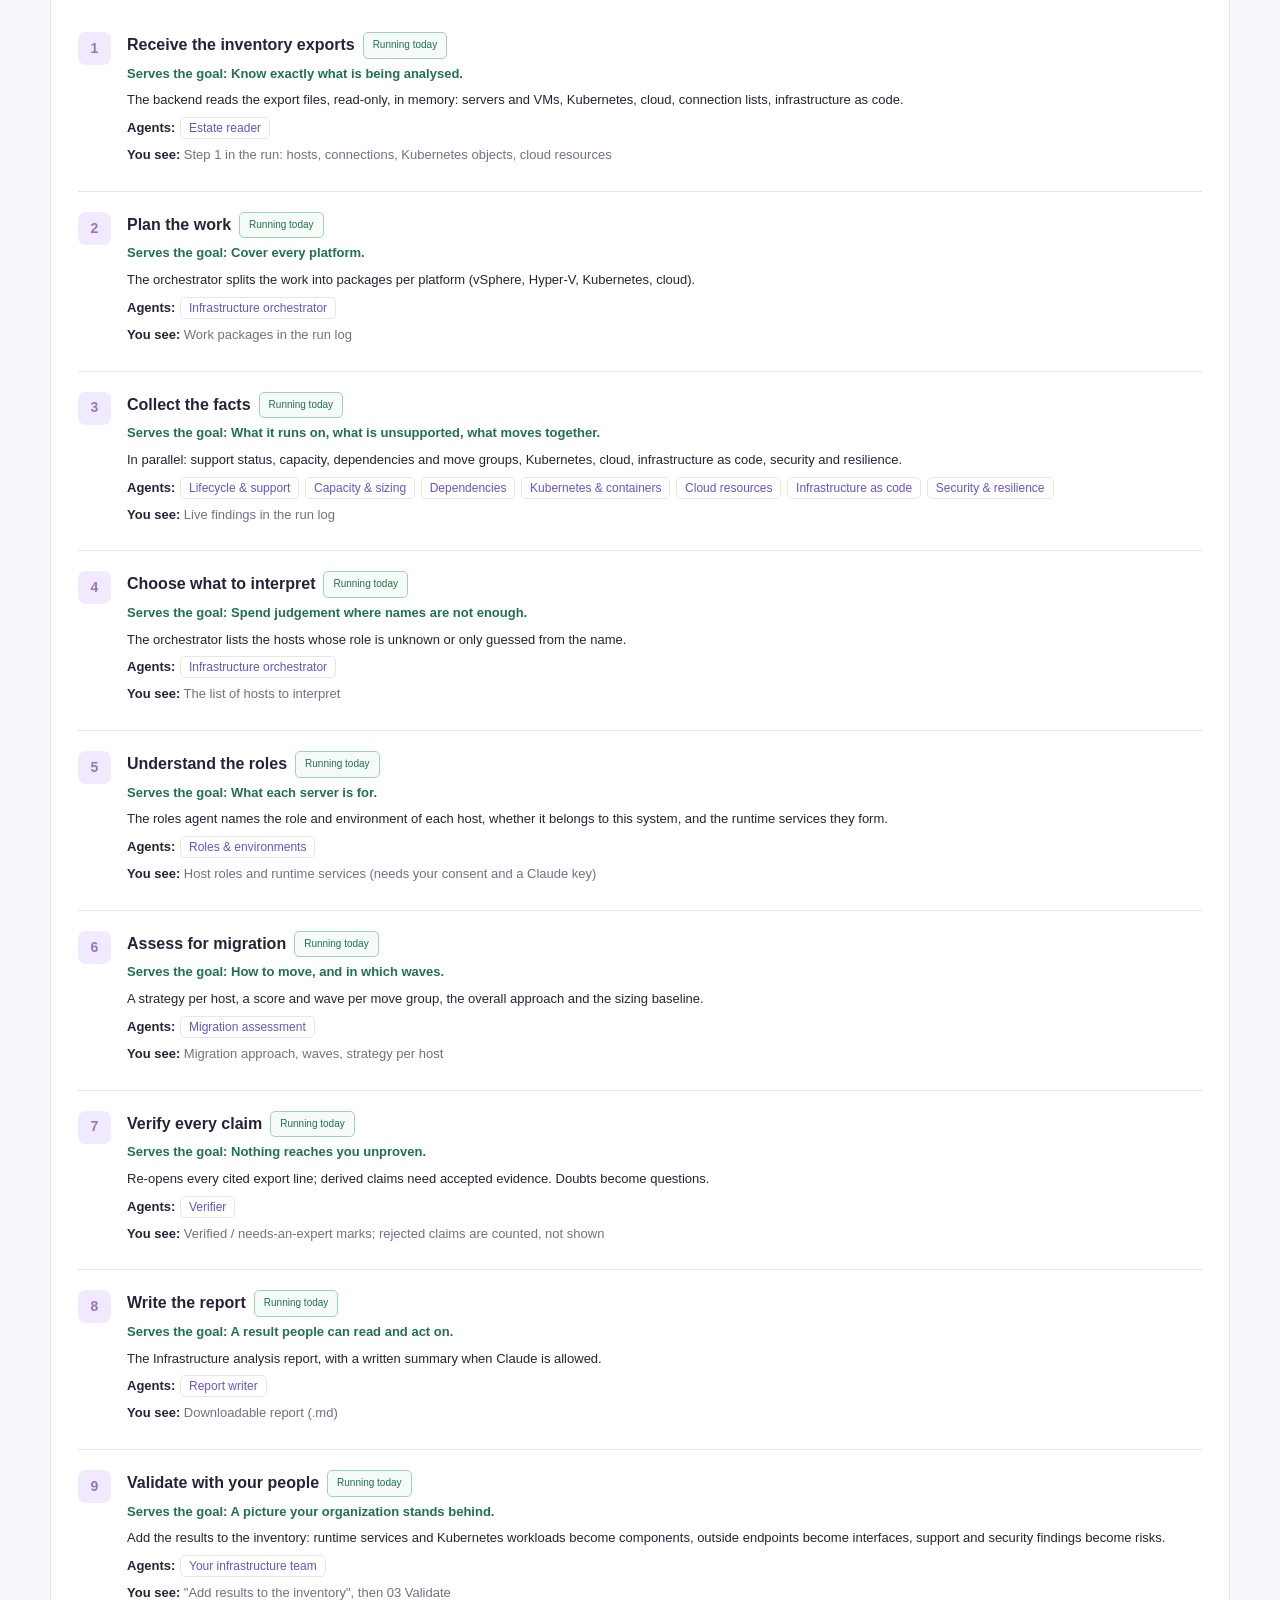
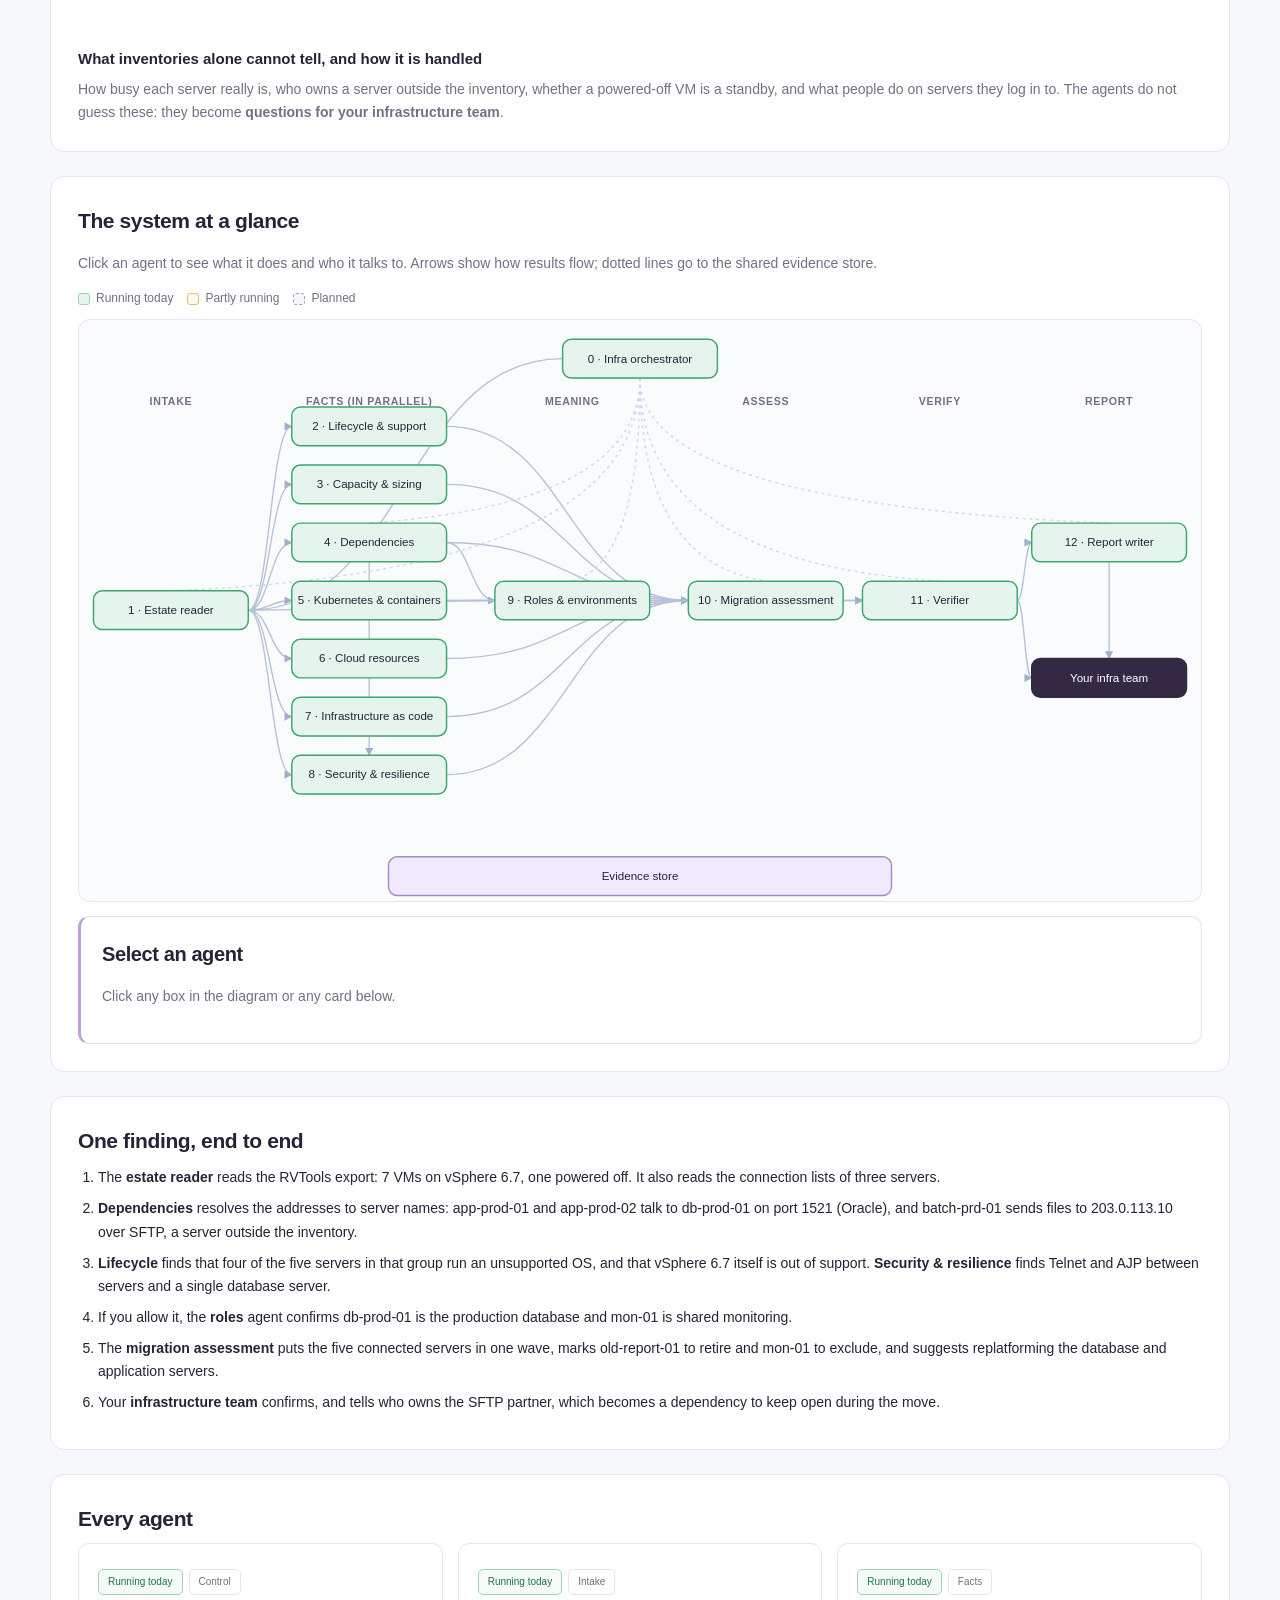
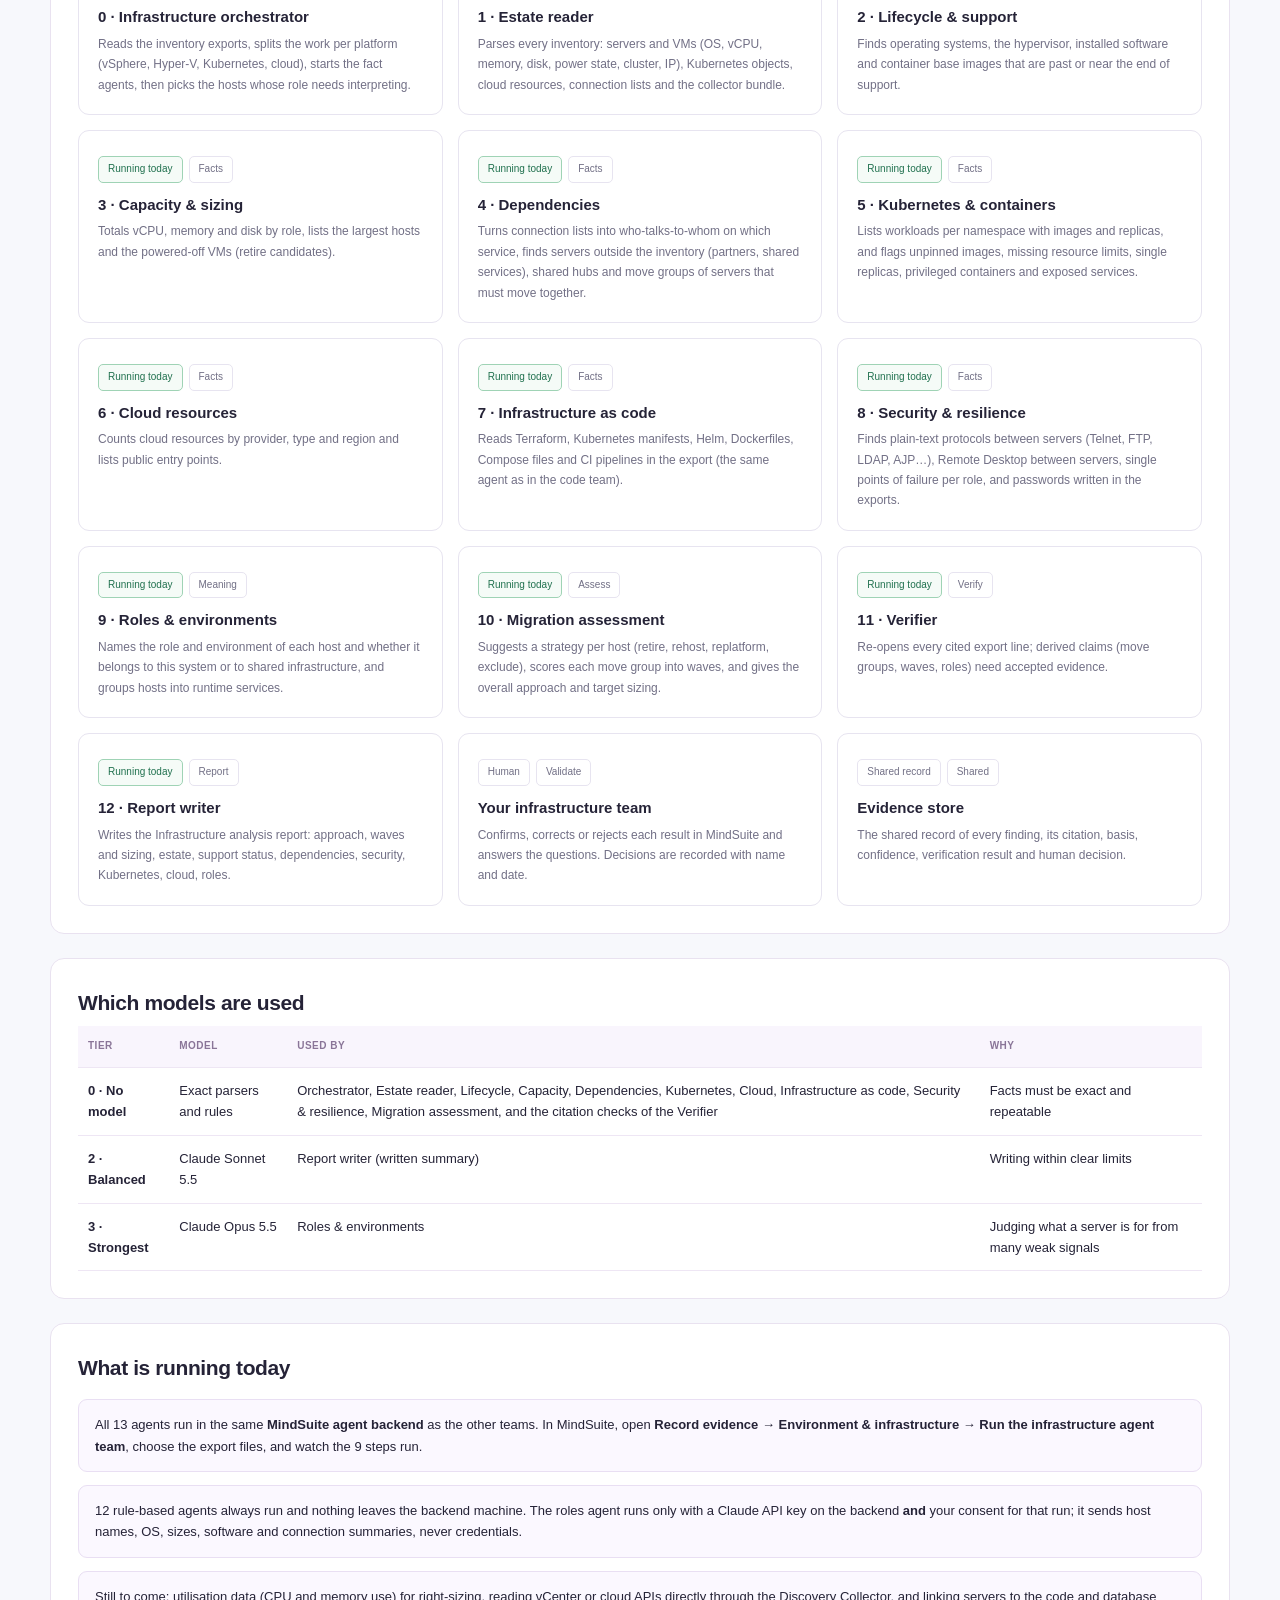
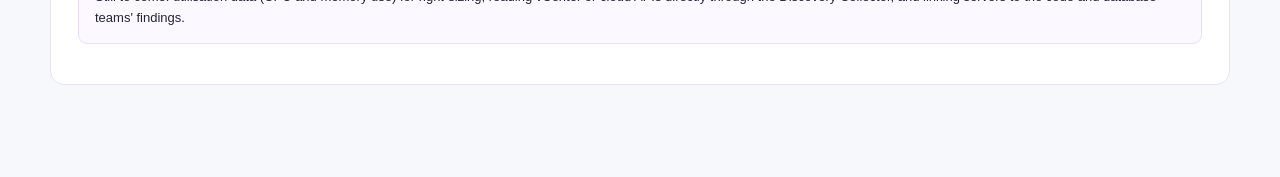
<file: teams/infrastructure/agents.html>
<!doctype html>
<html lang="en">
<head>
<meta charset="utf-8">
<meta name="viewport" content="width=device-width,initial-scale=1">
<title>How MindSuite studies your infrastructure</title>
<link rel="stylesheet" href="../shared/team-page.css">
</head>
<body>
<header><span class="mark">M</span><b>MindSuite</b><span>How your environment is studied</span><nav class="teamnav" aria-label="Agent teams"><a href="../code/agents.html">Source code</a><a href="../database/agents.html">Database</a><a href="../infrastructure/agents.html" class="on">Environment &amp; infrastructure</a><a href="../messaging/agents.html">Messaging &amp; caching</a><a href="../identity/agents.html">Identity &amp; access</a><a href="../telemetry/agents.html">Telemetry</a><a href="../batch/agents.html">Batch &amp; scheduling</a><a href="../network/agents.html">Network edge &amp; partners</a><a href="../documents/agents.html">Documents &amp; diagrams</a><a href="../incidents/agents.html">Incidents &amp; changes</a></nav></header>
<main>
<h1>How MindSuite studies your infrastructure</h1>
<p class="lead">A third team of 13 agents studies where the system runs, the way an experienced infrastructure architect would: first the facts from your inventories, then the role of each server, then the migration plan. It works from exports your infrastructure team produces with read-only tools; it never logs in to a server. Every claim points to a line in an export and is checked before a person on your side confirms it.</p>

<section>
<h2>Four rules the whole system follows</h2>
<div class="principles">
 <div><b>Inventories only</b><span class="muted">Agents read VM lists, Kubernetes and cloud inventories, connection lists and infrastructure-as-code files. No business data.</span></div>
 <div><b>Never connected to your servers</b><span class="muted">Your team runs the read-only exports; the agents only read the files.</span></div>
 <div><b>Every claim is cited</b><span class="muted">Each finding points to the export file and line, or to the findings it is built on.</span></div>
 <div><b>People decide</b><span class="muted">Agents propose. Your infrastructure team confirms, corrects or rejects each result.</span></div>
</div>
</section>

<section>
<h2>The goal of the infrastructure analysis</h2>
<p>Turn your inventories into a <b>validated picture you can plan the move on</b>: what the system runs on, what is out of support, what talks to what and therefore must move together, where it is fragile, and how and in which waves to migrate. It ends in the <b>Infrastructure analysis report</b>.</p>
<div class="principles">
 <div><b>What it runs on</b><span class="muted">Servers, VMs, Kubernetes, cloud, sizes, platforms.</span></div>
 <div><b>What is out of support</b><span class="muted">Operating systems, hypervisor, software, container images.</span></div>
 <div><b>What moves together</b><span class="muted">Who talks to whom, outside partners, shared hubs, move groups.</span></div>
 <div><b>How to migrate</b><span class="muted">Strategy per host, waves, the approach and target sizing.</span></div>
</div>
</section>

<section>
<h2>What the agents need from your infrastructure team</h2>
<table><thead><tr><th>Give</th><th>What it contains</th><th>How (read-only)</th></tr></thead><tbody>
<tr><td><b>Server / VM inventory</b> (.csv), required</td><td>Name, OS, vCPU, memory, disk, power state, cluster, IP</td><td>VMware: RVTools → vInfo tab saved as CSV, or PowerCLI <code>Get-VM | Export-Csv</code> · Hyper-V: <code>Get-VM | Export-Csv</code> · or any server list with name and CPU columns</td></tr>
<tr><td><b>Who connects to whom</b> (.txt / .csv per server), recommended</td><td>Established connections: the basis of move groups and outside dependencies</td><td>Linux <code>ss -tn state established &gt; connections-&lt;server&gt;.txt</code> · Windows <code>Get-NetTCPConnection -State Established | Export-Csv connections-&lt;server&gt;.csv</code>. Name each file after its server.</td></tr>
<tr><td><b>Kubernetes</b> (.json), if used</td><td>Workloads, images, replicas, limits, services, ingresses, scheduled jobs</td><td><code>kubectl get deployments,statefulsets,services,ingress,cronjobs -A -o json &gt; k8s.json</code></td></tr>
<tr><td><b>Cloud inventory</b> (.csv / .json), if used</td><td>Resources by type and region</td><td>Azure Resource Graph CSV · AWS Resource Explorer export · <code>gcloud asset export</code></td></tr>
<tr><td><b>Infrastructure as code</b>, if any</td><td>Terraform, Kubernetes manifests, Helm, Dockerfiles, Compose, CI pipelines</td><td>The repository files as they are</td></tr>
</tbody></table>
<p class="muted" style="margin:10px 0 0">The collector bundle (Record evidence → Import collector bundle) is read too. Passwords found in any file are reported as file and line only, never shown or sent.</p>
</section>

<section>
<h2>How the analysis runs, step by step</h2>
<p class="muted">The same 9 steps as the other teams. Step 3 runs seven agents in parallel. Click an agent name to see it in the diagram.</p>
<div id="steps"></div>
<h3 style="margin:18px 0 6px;font-size:15px">What inventories alone cannot tell, and how it is handled</h3>
<p class="muted" style="margin:0">How busy each server really is, who owns a server outside the inventory, whether a powered-off VM is a standby, and what people do on servers they log in to. The agents do not guess these: they become <b>questions for your infrastructure team</b>.</p>
</section>

<section>
<h2>The system at a glance</h2>
<p class="muted">Click an agent to see what it does and who it talks to. Arrows show how results flow; dotted lines go to the shared evidence store.</p>
<div class="legend"><span><i class="dot built"></i>Running today</span><span><i class="dot partly"></i>Partly running</span><span><i class="dot planned"></i>Planned</span></div>
<div class="diagram-wrap"><svg id="diagram" viewBox="0 0 1160 600" role="img" aria-label="Infrastructure agent system diagram"></svg></div>
<div class="panel" id="panel"><h3>Select an agent</h3><p class="muted">Click any box in the diagram or any card below.</p></div>
</section>

<section>
<h2>One finding, end to end</h2>
<ol class="flow">
 <li>The <b>estate reader</b> reads the RVTools export: 7 VMs on vSphere 6.7, one powered off. It also reads the connection lists of three servers.</li>
 <li><b>Dependencies</b> resolves the addresses to server names: app-prod-01 and app-prod-02 talk to db-prod-01 on port 1521 (Oracle), and batch-prd-01 sends files to 203.0.113.10 over SFTP, a server outside the inventory.</li>
 <li><b>Lifecycle</b> finds that four of the five servers in that group run an unsupported OS, and that vSphere 6.7 itself is out of support. <b>Security &amp; resilience</b> finds Telnet and AJP between servers and a single database server.</li>
 <li>If you allow it, the <b>roles</b> agent confirms db-prod-01 is the production database and mon-01 is shared monitoring.</li>
 <li>The <b>migration assessment</b> puts the five connected servers in one wave, marks old-report-01 to retire and mon-01 to exclude, and suggests replatforming the database and application servers.</li>
 <li>Your <b>infrastructure team</b> confirms, and tells who owns the SFTP partner, which becomes a dependency to keep open during the move.</li>
</ol>
</section>

<section>
<h2>Every agent</h2>
<div class="grid" id="cards"></div>
</section>

<section>
<h2>Which models are used</h2>
<table><thead><tr><th>Tier</th><th>Model</th><th>Used by</th><th>Why</th></tr></thead><tbody>
<tr><td><b>0 · No model</b></td><td>Exact parsers and rules</td><td>Orchestrator, Estate reader, Lifecycle, Capacity, Dependencies, Kubernetes, Cloud, Infrastructure as code, Security &amp; resilience, Migration assessment, and the citation checks of the Verifier</td><td>Facts must be exact and repeatable</td></tr>
<tr><td><b>2 · Balanced</b></td><td>Claude Sonnet 5.5</td><td>Report writer (written summary)</td><td>Writing within clear limits</td></tr>
<tr><td><b>3 · Strongest</b></td><td>Claude Opus 5.5</td><td>Roles &amp; environments</td><td>Judging what a server is for from many weak signals</td></tr>
</tbody></table>
</section>

<section>
<h2>What is running today</h2>
<p class="note">All 13 agents run in the same <b>MindSuite agent backend</b> as the other teams. In MindSuite, open <b>Record evidence → Environment &amp; infrastructure → Run the infrastructure agent team</b>, choose the export files, and watch the 9 steps run.</p>
<p class="note">12 rule-based agents always run and nothing leaves the backend machine. The roles agent runs only with a Claude API key on the backend <b>and</b> your consent for that run; it sends host names, OS, sizes, software and connection summaries, never credentials.</p>
<p class="note">Still to come: utilisation data (CPU and memory use) for right-sizing, reading vCenter or cloud APIs directly through the Discovery Collector, and linking servers to the code and database teams' findings.</p>
</section>
</main>
<script>
const AGENTS=[
 {id:'orch',n:0,name:'Infrastructure orchestrator',stage:'Control',type:'Coordinator',tier:'No model',status:'built',does:'Reads the inventory exports, splits the work per platform (vSphere, Hyper-V, Kubernetes, cloud), starts the fact agents, then picks the hosts whose role needs interpreting.',reads:'The export files and every agent\'s progress',produces:'Tasks, the list of hosts to interpret, the step log',safeguard:'Never contacts a server; never edits findings.'},
 {id:'est',n:1,name:'Estate reader',stage:'Intake',type:'Tool',tier:'No model',status:'built',does:'Parses every inventory: servers and VMs (OS, vCPU, memory, disk, power state, cluster, IP), Kubernetes objects, cloud resources, connection lists and the collector bundle.',reads:'RVTools / PowerCLI / Hyper-V CSV, kubectl JSON, cloud inventories, ss / Get-NetTCPConnection output',produces:'The estate, every host, the hypervisor version',safeguard:'Lines that may hold a password are marked and never quoted.'},
 {id:'lcy',n:2,name:'Lifecycle & support',stage:'Facts',type:'Tool',tier:'No model',status:'built',does:'Finds operating systems, the hypervisor, installed software and container base images that are past or near the end of support.',reads:'Host OS and software, hypervisor version, container images',produces:'Support-status findings per version, the OS mix',safeguard:'Rules are dated and listed; a person confirms extended-support contracts.'},
 {id:'cap',n:3,name:'Capacity & sizing',stage:'Facts',type:'Tool',tier:'No model',status:'built',does:'Totals vCPU, memory and disk by role, lists the largest hosts and the powered-off VMs (retire candidates).',reads:'Host sizes and power states',produces:'Capacity, retire candidates, the sizing baseline',safeguard:'States that allocated is not used, and asks for utilisation.'},
 {id:'dep',n:4,name:'Dependencies',stage:'Facts',type:'Tool',tier:'No model',status:'built',does:'Turns connection lists into who-talks-to-whom on which service, finds servers outside the inventory (partners, shared services), shared hubs and move groups of servers that must move together.',reads:'Connection lists resolved against the inventory',produces:'Connections, outside endpoints, hubs, move groups',safeguard:'Unresolved addresses are reported, not guessed.'},
 {id:'k8s',n:5,name:'Kubernetes & containers',stage:'Facts',type:'Tool',tier:'No model',status:'built',does:'Lists workloads per namespace with images and replicas, and flags unpinned images, missing resource limits, single replicas, privileged containers and exposed services.',reads:'kubectl JSON',produces:'Workloads and container findings',safeguard:'Reads definitions only; nothing is applied to the cluster.'},
 {id:'cld',n:6,name:'Cloud resources',stage:'Facts',type:'Tool',tier:'No model',status:'built',does:'Counts cloud resources by provider, type and region and lists public entry points.',reads:'Azure, AWS and Google Cloud inventory exports',produces:'Cloud summary and public endpoints',safeguard:'Inventory only; no cloud account is accessed.'},
 {id:'pla',n:7,name:'Infrastructure as code',stage:'Facts',type:'Tool',tier:'No model',status:'built',does:'Reads Terraform, Kubernetes manifests, Helm, Dockerfiles, Compose files and CI pipelines in the export (the same agent as in the code team).',reads:'Infrastructure-as-code files',produces:'Resources, containers, environments, schedules',safeguard:'Connection strings are reduced to engine and host.'},
 {id:'isec',n:8,name:'Security & resilience',stage:'Facts',type:'Tool',tier:'No model',status:'built',does:'Finds plain-text protocols between servers (Telnet, FTP, LDAP, AJP…), Remote Desktop between servers, single points of failure per role, and passwords written in the exports.',reads:'Connections, host roles, all files',produces:'Security and resilience findings',safeguard:'Passwords are reported as file and line only.'},
 {id:'irol',n:9,name:'Roles & environments',stage:'Meaning',type:'Model',tier:'Strongest',status:'built',does:'Names the role and environment of each host and whether it belongs to this system or to shared infrastructure, and groups hosts into runtime services.',reads:'Host names, OS, sizes, software and connection summaries — no credentials',produces:'Host roles, runtime services, questions',safeguard:'Every role cites the facts it is based on; unclear hosts become questions.'},
 {id:'iass',n:10,name:'Migration assessment',stage:'Assess',type:'Rules',tier:'No model',status:'built',does:'Suggests a strategy per host (retire, rehost, replatform, exclude), scores each move group into waves, and gives the overall approach and target sizing.',reads:'All fact and role results',produces:'Strategies, waves, approach, sizing baseline',safeguard:'Rules of thumb, labelled as such; your team confirms.'},
 {id:'ver',n:11,name:'Verifier',stage:'Verify',type:'Tool + model',tier:'Balanced',status:'built',does:'Re-opens every cited export line; derived claims (move groups, waves, roles) need accepted evidence.',reads:'Every finding and the cited lines',produces:'Accepted / rejected / needs an expert',safeguard:'Uses a different model from the agent it checks.'},
 {id:'rep',n:12,name:'Report writer',stage:'Report',type:'Tool + model',tier:'Balanced',status:'built',does:'Writes the Infrastructure analysis report: approach, waves and sizing, estate, support status, dependencies, security, Kubernetes, cloud, roles.',reads:'Verified findings only',produces:'Infrastructure analysis report (.md)',safeguard:'Cannot add facts that are not in the verified evidence.'},
 {id:'ppl',n:'',name:'Your infrastructure team',stage:'Validate',type:'Human',tier:'',status:'people',does:'Confirms, corrects or rejects each result in MindSuite and answers the questions. Decisions are recorded with name and date.',reads:'The report, findings and questions',produces:'Confirmed facts and answers',safeguard:'Agents never overwrite what a person confirmed.'},
 {id:'store',n:'',name:'Evidence store',stage:'Shared',type:'Shared record',tier:'',status:'store',does:'The shared record of every finding, its citation, basis, confidence, verification result and human decision.',reads:'Findings from every agent',produces:'A traceable history of how each conclusion was reached',safeguard:'Append-only: nothing is silently changed.'}];
const EDGES=[['orch','est'],['est','lcy'],['est','cap'],['est','dep'],['est','k8s'],['est','cld'],['est','pla'],['est','isec'],['dep','isec'],['est','irol'],['dep','irol'],['k8s','irol'],['lcy','iass'],['cap','iass'],['dep','iass'],['k8s','iass'],['cld','iass'],['pla','iass'],['isec','iass'],['irol','iass'],['iass','ver'],['irol','ver'],['ver','rep'],['rep','ppl'],['ver','ppl']];
const COLS={Intake:95,Facts:300,Meaning:510,Assess:710,Verify:890,Report:1065};
const POS={orch:[580,40],est:[95,300],lcy:[300,110],cap:[300,170],dep:[300,230],k8s:[300,290],cld:[300,350],pla:[300,410],isec:[300,470],irol:[510,290],iass:[710,290],ver:[890,290],rep:[1065,230],ppl:[1065,370],store:[580,575]};
const SHORT={orch:'Infra orchestrator',lcy:'Lifecycle & support',isec:'Security & resilience',irol:'Roles & environments',iass:'Migration assessment',pla:'Infrastructure as code',ppl:'Your infra team'};
const ORCH_LINKS=['est','dep','irol','iass','ver','rep'];
const STEPS=[
 {n:1,title:'Receive the inventory exports',goal:'Know exactly what is being analysed.',does:'The backend reads the export files, read-only, in memory: servers and VMs, Kubernetes, cloud, connection lists, infrastructure as code.',agents:['est'],see:'Step 1 in the run: hosts, connections, Kubernetes objects, cloud resources',status:'built'},
 {n:2,title:'Plan the work',goal:'Cover every platform.',does:'The orchestrator splits the work into packages per platform (vSphere, Hyper-V, Kubernetes, cloud).',agents:['orch'],see:'Work packages in the run log',status:'built'},
 {n:3,title:'Collect the facts',goal:'What it runs on, what is unsupported, what moves together.',does:'In parallel: support status, capacity, dependencies and move groups, Kubernetes, cloud, infrastructure as code, security and resilience.',agents:['lcy','cap','dep','k8s','cld','pla','isec'],see:'Live findings in the run log',status:'built'},
 {n:4,title:'Choose what to interpret',goal:'Spend judgement where names are not enough.',does:'The orchestrator lists the hosts whose role is unknown or only guessed from the name.',agents:['orch'],see:'The list of hosts to interpret',status:'built'},
 {n:5,title:'Understand the roles',goal:'What each server is for.',does:'The roles agent names the role and environment of each host, whether it belongs to this system, and the runtime services they form.',agents:['irol'],see:'Host roles and runtime services (needs your consent and a Claude key)',status:'built'},
 {n:6,title:'Assess for migration',goal:'How to move, and in which waves.',does:'A strategy per host, a score and wave per move group, the overall approach and the sizing baseline.',agents:['iass'],see:'Migration approach, waves, strategy per host',status:'built'},
 {n:7,title:'Verify every claim',goal:'Nothing reaches you unproven.',does:'Re-opens every cited export line; derived claims need accepted evidence. Doubts become questions.',agents:['ver'],see:'Verified / needs-an-expert marks; rejected claims are counted, not shown',status:'built'},
 {n:8,title:'Write the report',goal:'A result people can read and act on.',does:'The Infrastructure analysis report, with a written summary when Claude is allowed.',agents:['rep'],see:'Downloadable report (.md)',status:'built'},
 {n:9,title:'Validate with your people',goal:'A picture your organization stands behind.',does:'Add the results to the inventory: runtime services and Kubernetes workloads become components, outside endpoints become interfaces, support and security findings become risks.',agents:['ppl'],see:'"Add results to the inventory", then 03 Validate',status:'built'}];
</script>
<script src="../shared/team-page.js"></script>
</body>
</html>
</file>
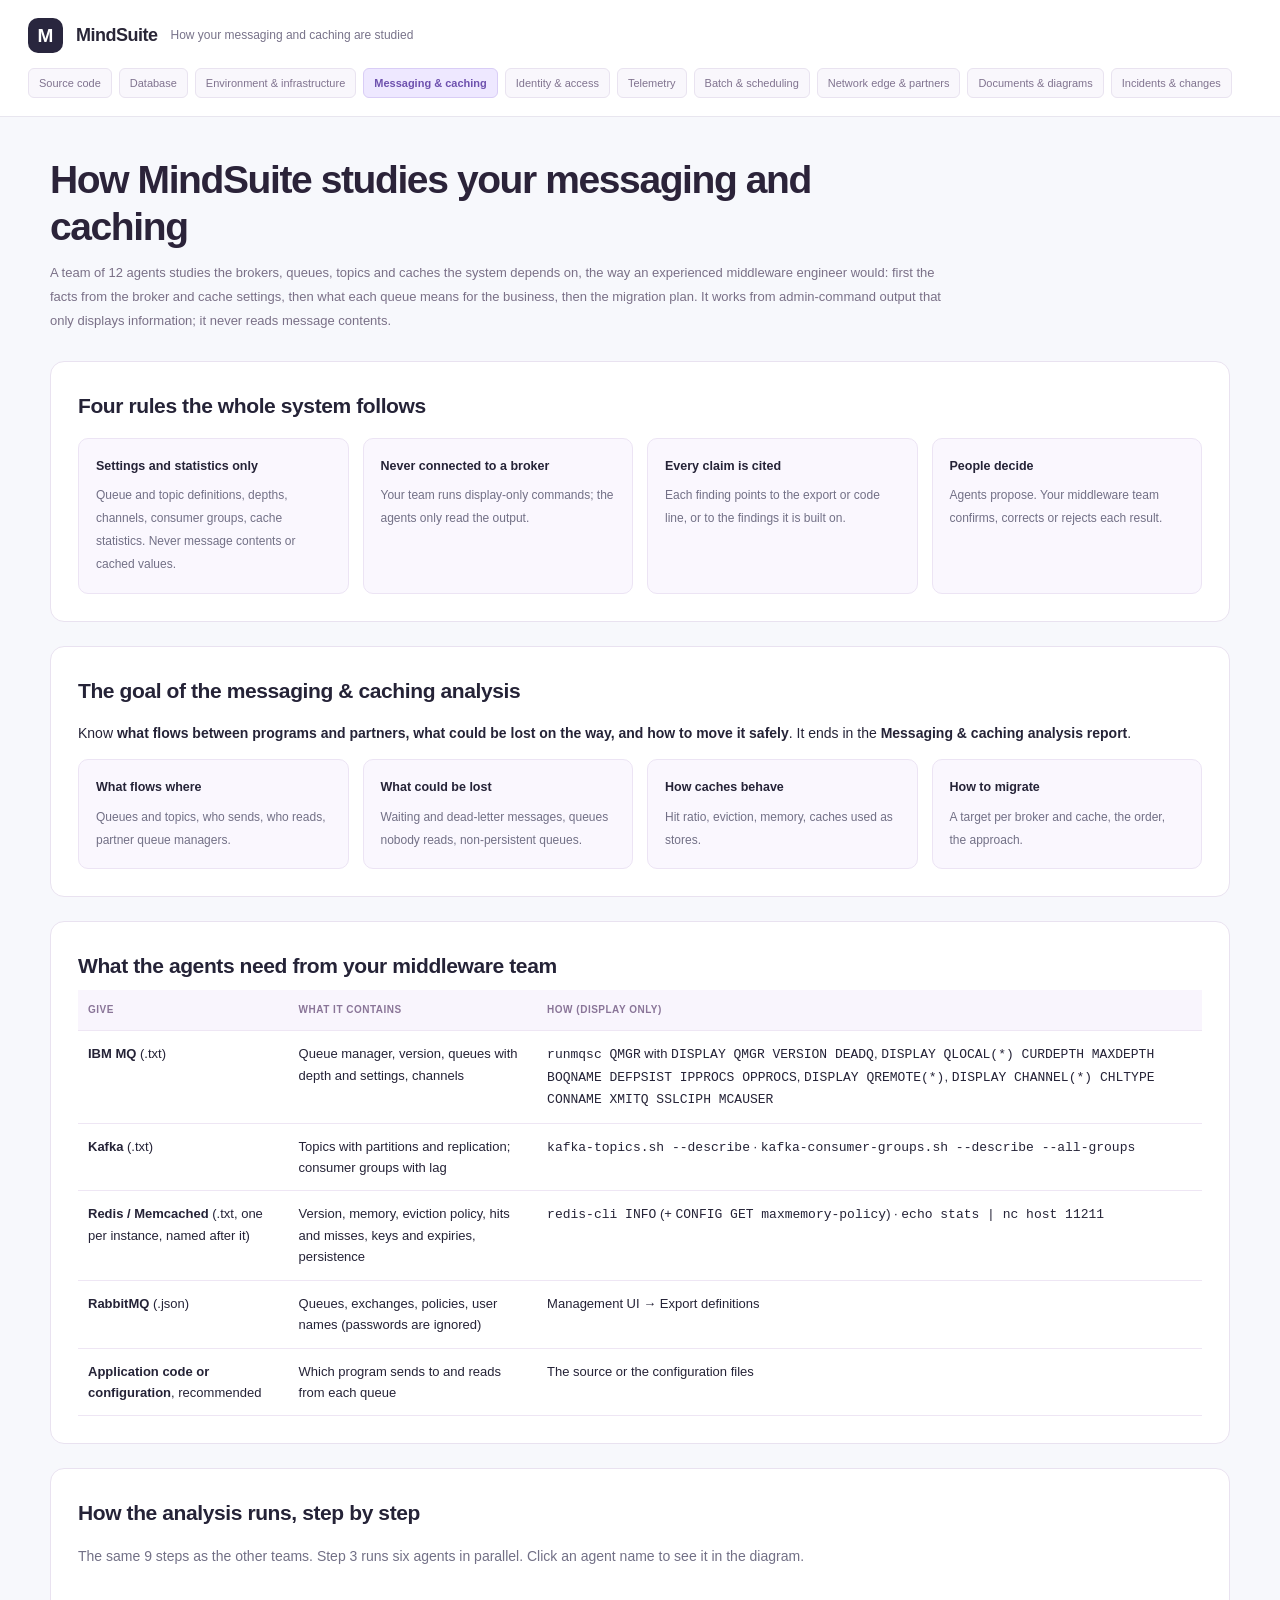
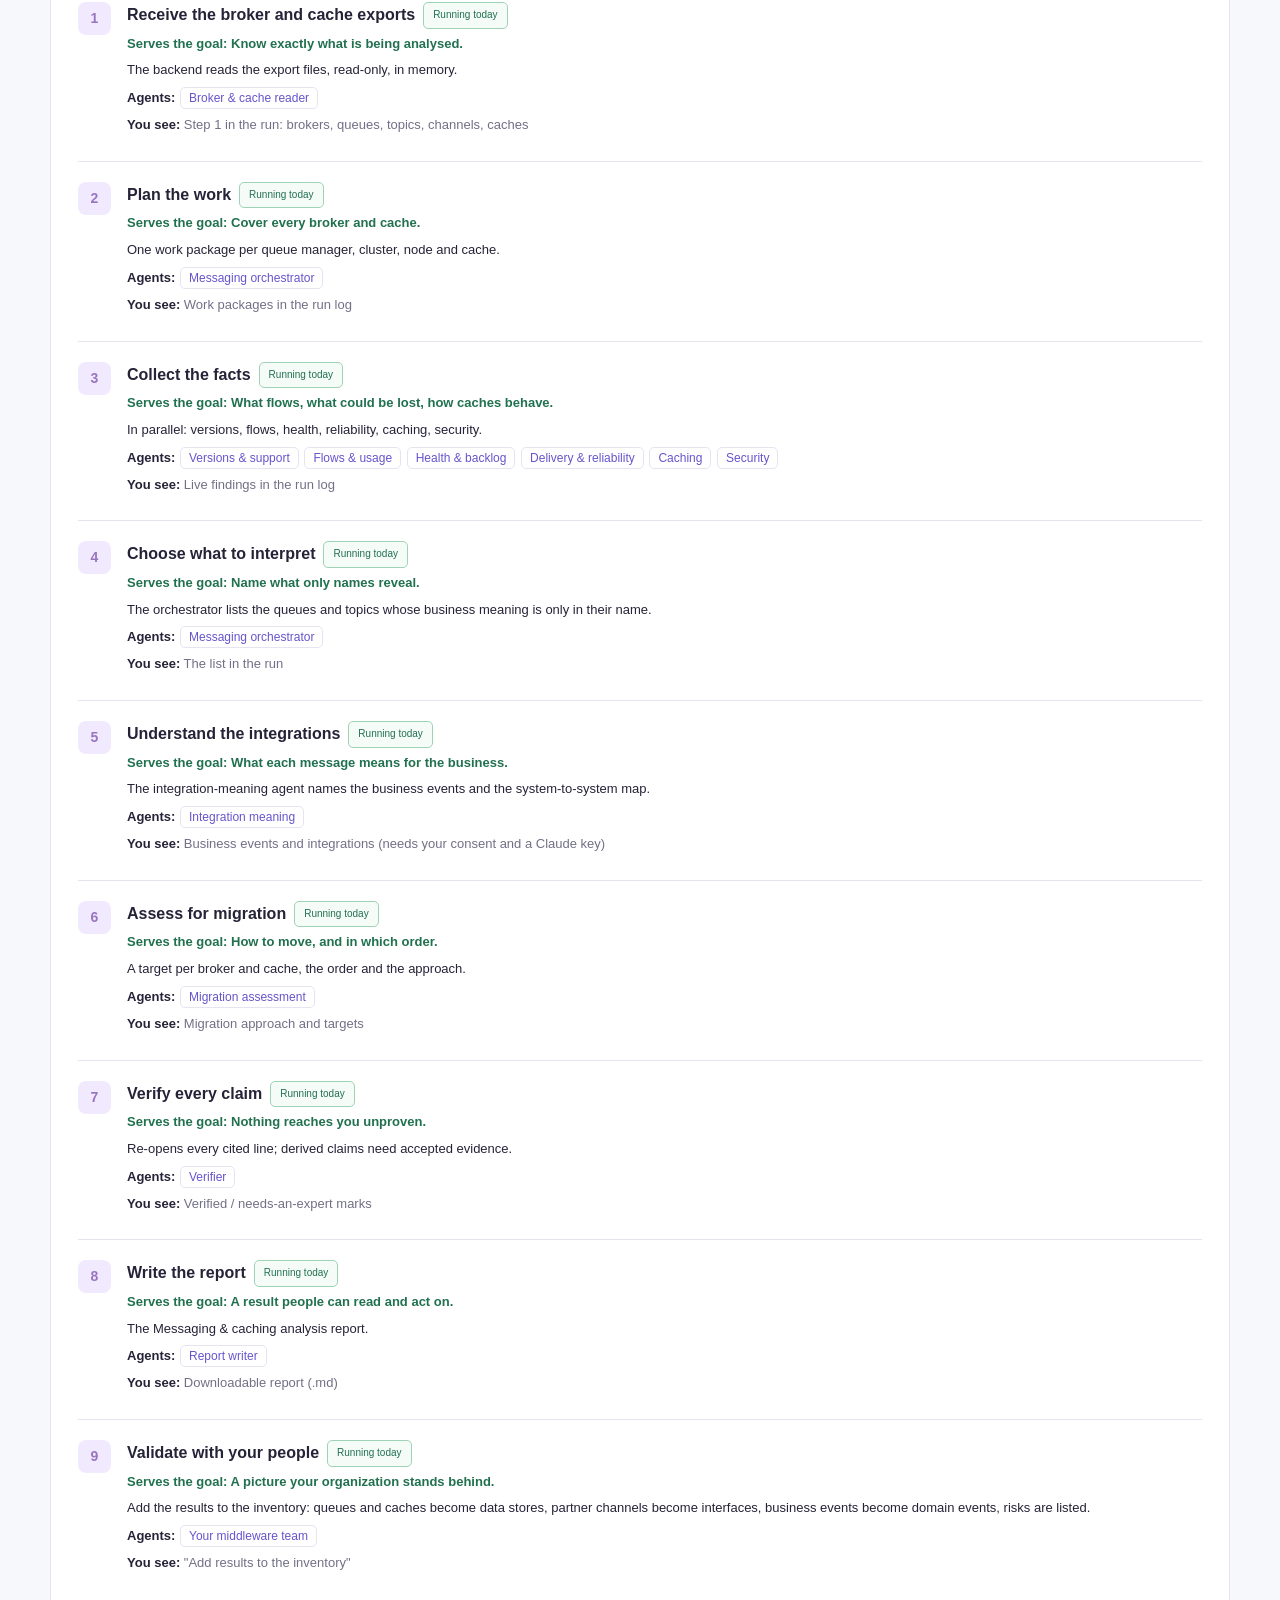
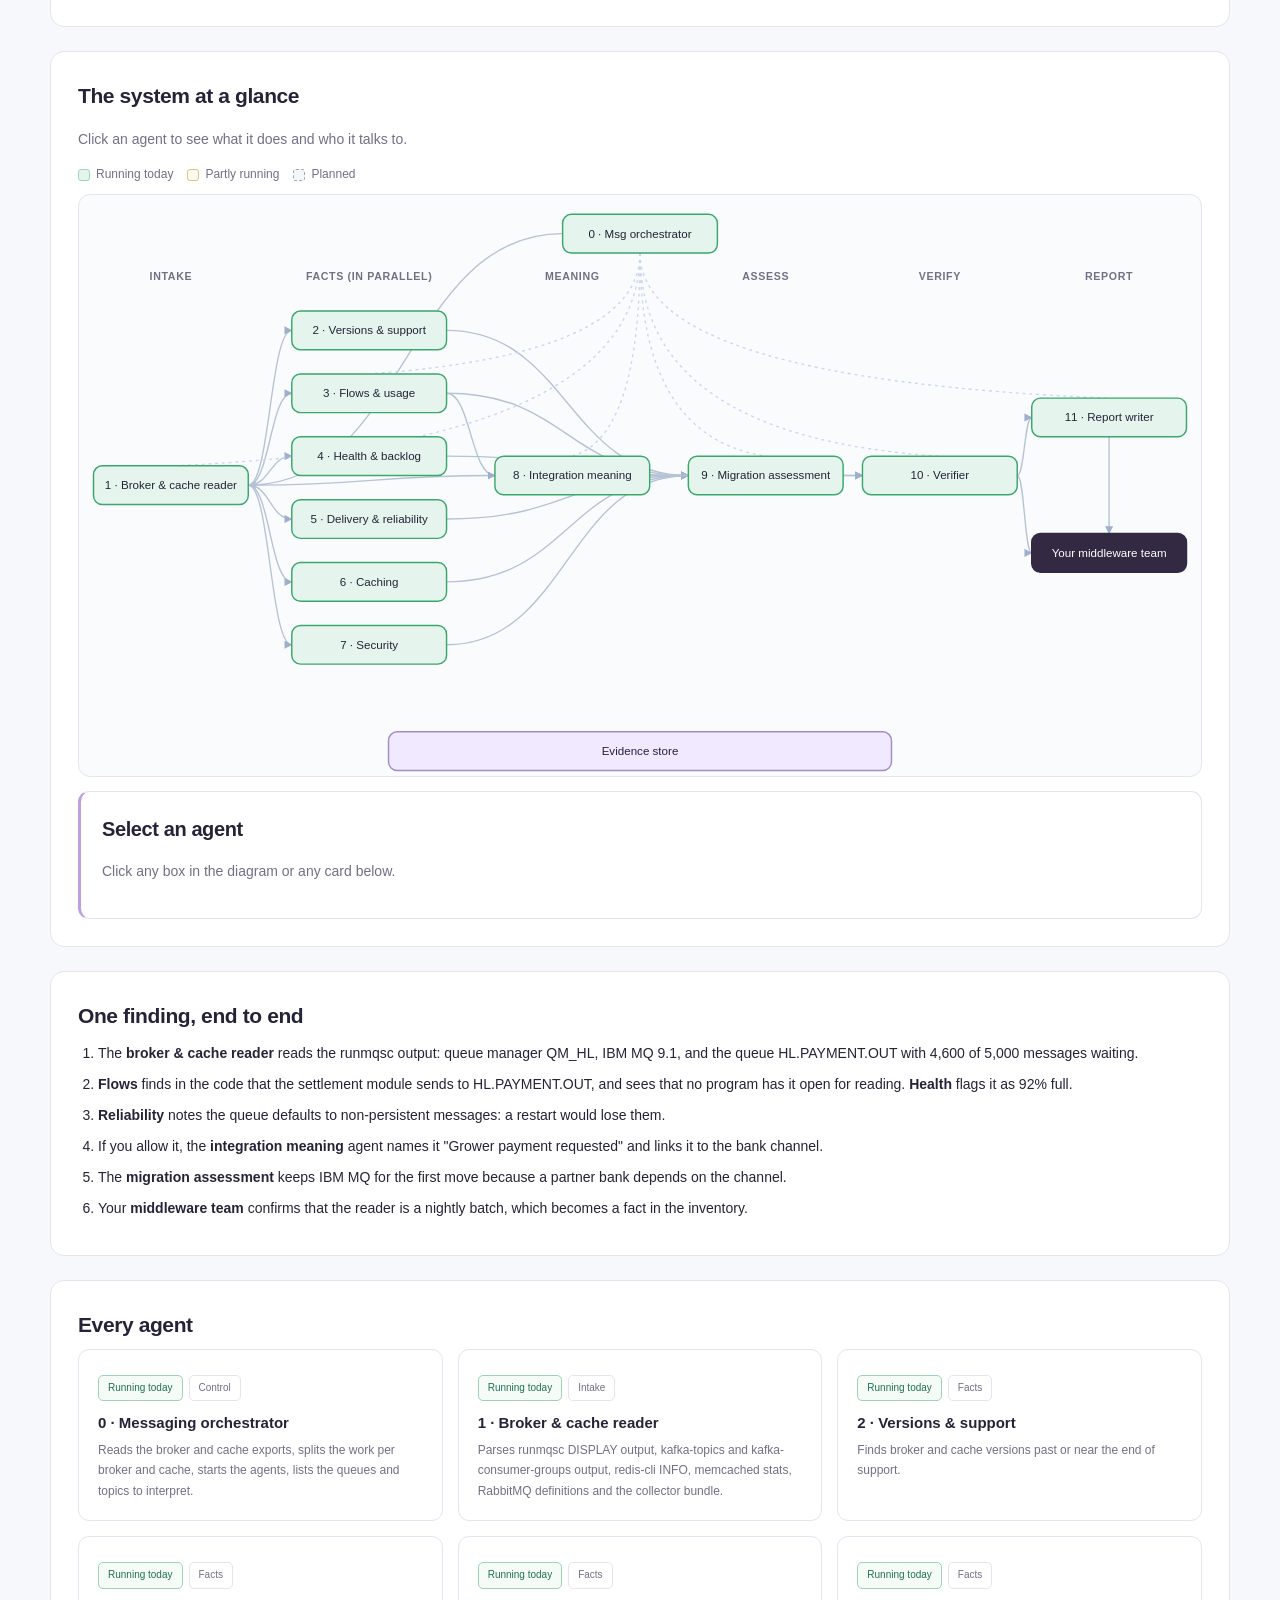
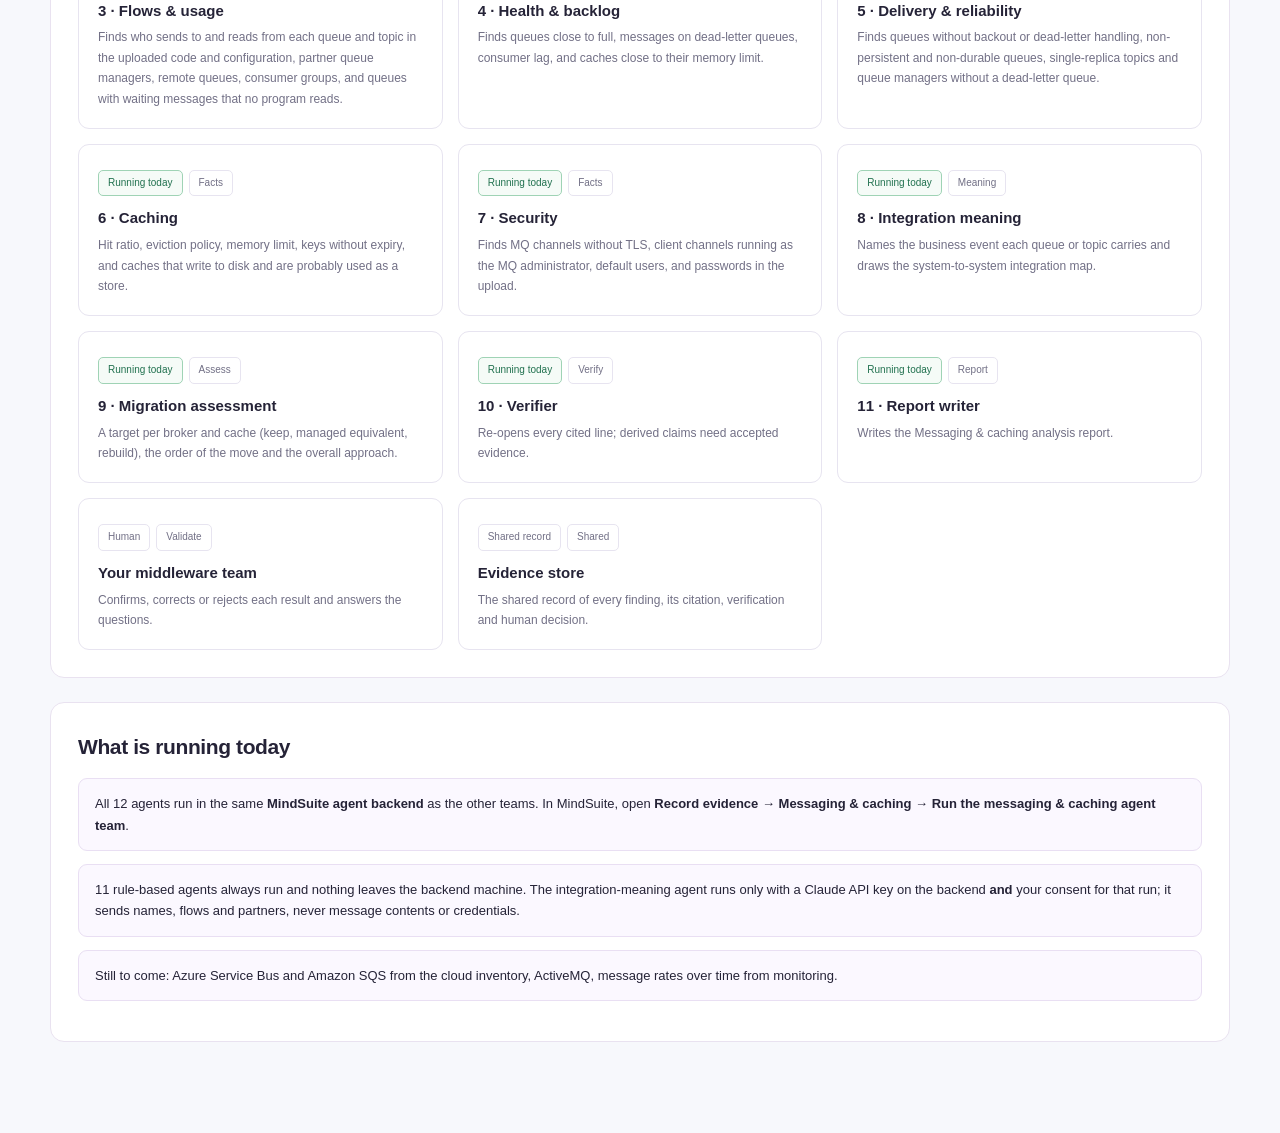
<file: teams/messaging/agents.html>
<!doctype html>
<html lang="en">
<head>
<meta charset="utf-8">
<meta name="viewport" content="width=device-width,initial-scale=1">
<title>How MindSuite studies your messaging and caching</title>
<link rel="stylesheet" href="../shared/team-page.css">
</head>
<body>
<header><span class="mark">M</span><b>MindSuite</b><span>How your messaging and caching are studied</span><nav class="teamnav" aria-label="Agent teams"><a href="../code/agents.html">Source code</a><a href="../database/agents.html">Database</a><a href="../infrastructure/agents.html">Environment &amp; infrastructure</a><a href="../messaging/agents.html" class="on">Messaging &amp; caching</a><a href="../identity/agents.html">Identity &amp; access</a><a href="../telemetry/agents.html">Telemetry</a><a href="../batch/agents.html">Batch &amp; scheduling</a><a href="../network/agents.html">Network edge &amp; partners</a><a href="../documents/agents.html">Documents &amp; diagrams</a><a href="../incidents/agents.html">Incidents &amp; changes</a></nav></header>
<main>
<h1>How MindSuite studies your messaging and caching</h1>
<p class="lead">A team of 12 agents studies the brokers, queues, topics and caches the system depends on, the way an experienced middleware engineer would: first the facts from the broker and cache settings, then what each queue means for the business, then the migration plan. It works from admin-command output that only displays information; it never reads message contents.</p>

<section>
<h2>Four rules the whole system follows</h2>
<div class="principles">
 <div><b>Settings and statistics only</b><span class="muted">Queue and topic definitions, depths, channels, consumer groups, cache statistics. Never message contents or cached values.</span></div>
 <div><b>Never connected to a broker</b><span class="muted">Your team runs display-only commands; the agents only read the output.</span></div>
 <div><b>Every claim is cited</b><span class="muted">Each finding points to the export or code line, or to the findings it is built on.</span></div>
 <div><b>People decide</b><span class="muted">Agents propose. Your middleware team confirms, corrects or rejects each result.</span></div>
</div>
</section>

<section>
<h2>The goal of the messaging &amp; caching analysis</h2>
<p>Know <b>what flows between programs and partners, what could be lost on the way, and how to move it safely</b>. It ends in the <b>Messaging &amp; caching analysis report</b>.</p>
<div class="principles">
 <div><b>What flows where</b><span class="muted">Queues and topics, who sends, who reads, partner queue managers.</span></div>
 <div><b>What could be lost</b><span class="muted">Waiting and dead-letter messages, queues nobody reads, non-persistent queues.</span></div>
 <div><b>How caches behave</b><span class="muted">Hit ratio, eviction, memory, caches used as stores.</span></div>
 <div><b>How to migrate</b><span class="muted">A target per broker and cache, the order, the approach.</span></div>
</div>
</section>

<section>
<h2>What the agents need from your middleware team</h2>
<table><thead><tr><th>Give</th><th>What it contains</th><th>How (display only)</th></tr></thead><tbody>
<tr><td><b>IBM MQ</b> (.txt)</td><td>Queue manager, version, queues with depth and settings, channels</td><td><code>runmqsc QMGR</code> with <code>DISPLAY QMGR VERSION DEADQ</code>, <code>DISPLAY QLOCAL(*) CURDEPTH MAXDEPTH BOQNAME DEFPSIST IPPROCS OPPROCS</code>, <code>DISPLAY QREMOTE(*)</code>, <code>DISPLAY CHANNEL(*) CHLTYPE CONNAME XMITQ SSLCIPH MCAUSER</code></td></tr>
<tr><td><b>Kafka</b> (.txt)</td><td>Topics with partitions and replication; consumer groups with lag</td><td><code>kafka-topics.sh --describe</code> · <code>kafka-consumer-groups.sh --describe --all-groups</code></td></tr>
<tr><td><b>Redis / Memcached</b> (.txt, one per instance, named after it)</td><td>Version, memory, eviction policy, hits and misses, keys and expiries, persistence</td><td><code>redis-cli INFO</code> (+ <code>CONFIG GET maxmemory-policy</code>) · <code>echo stats | nc host 11211</code></td></tr>
<tr><td><b>RabbitMQ</b> (.json)</td><td>Queues, exchanges, policies, user names (passwords are ignored)</td><td>Management UI → Export definitions</td></tr>
<tr><td><b>Application code or configuration</b>, recommended</td><td>Which program sends to and reads from each queue</td><td>The source or the configuration files</td></tr>
</tbody></table>
</section>

<section>
<h2>How the analysis runs, step by step</h2>
<p class="muted">The same 9 steps as the other teams. Step 3 runs six agents in parallel. Click an agent name to see it in the diagram.</p>
<div id="steps"></div>
</section>

<section>
<h2>The system at a glance</h2>
<p class="muted">Click an agent to see what it does and who it talks to.</p>
<div class="legend"><span><i class="dot built"></i>Running today</span><span><i class="dot partly"></i>Partly running</span><span><i class="dot planned"></i>Planned</span></div>
<div class="diagram-wrap"><svg id="diagram" viewBox="0 0 1160 600" role="img" aria-label="Messaging and caching agent system diagram"></svg></div>
<div class="panel" id="panel"><h3>Select an agent</h3><p class="muted">Click any box in the diagram or any card below.</p></div>
</section>

<section>
<h2>One finding, end to end</h2>
<ol class="flow">
 <li>The <b>broker &amp; cache reader</b> reads the runmqsc output: queue manager QM_HL, IBM MQ 9.1, and the queue HL.PAYMENT.OUT with 4,600 of 5,000 messages waiting.</li>
 <li><b>Flows</b> finds in the code that the settlement module sends to HL.PAYMENT.OUT, and sees that no program has it open for reading. <b>Health</b> flags it as 92% full.</li>
 <li><b>Reliability</b> notes the queue defaults to non-persistent messages: a restart would lose them.</li>
 <li>If you allow it, the <b>integration meaning</b> agent names it "Grower payment requested" and links it to the bank channel.</li>
 <li>The <b>migration assessment</b> keeps IBM MQ for the first move because a partner bank depends on the channel.</li>
 <li>Your <b>middleware team</b> confirms that the reader is a nightly batch, which becomes a fact in the inventory.</li>
</ol>
</section>

<section>
<h2>Every agent</h2>
<div class="grid" id="cards"></div>
</section>

<section>
<h2>What is running today</h2>
<p class="note">All 12 agents run in the same <b>MindSuite agent backend</b> as the other teams. In MindSuite, open <b>Record evidence → Messaging &amp; caching → Run the messaging &amp; caching agent team</b>.</p>
<p class="note">11 rule-based agents always run and nothing leaves the backend machine. The integration-meaning agent runs only with a Claude API key on the backend <b>and</b> your consent for that run; it sends names, flows and partners, never message contents or credentials.</p>
<p class="note">Still to come: Azure Service Bus and Amazon SQS from the cloud inventory, ActiveMQ, message rates over time from monitoring.</p>
</section>
</main>
<script>
const AGENTS=[
 {id:'orch',n:0,name:'Messaging orchestrator',stage:'Control',type:'Coordinator',tier:'No model',status:'built',does:'Reads the broker and cache exports, splits the work per broker and cache, starts the agents, lists the queues and topics to interpret.',reads:'The export files and every agent\'s progress',produces:'Tasks, the step log',safeguard:'Never connects to a broker; never edits findings.'},
 {id:'brk',n:1,name:'Broker & cache reader',stage:'Intake',type:'Tool',tier:'No model',status:'built',does:'Parses runmqsc DISPLAY output, kafka-topics and kafka-consumer-groups output, redis-cli INFO, memcached stats, RabbitMQ definitions and the collector bundle.',reads:'Admin-command output',produces:'Brokers, queues, topics, exchanges, channels, consumer groups, caches',safeguard:'System queues and channels are counted, not listed; passwords are never quoted.'},
 {id:'lcy',n:2,name:'Versions & support',stage:'Facts',type:'Tool',tier:'No model',status:'built',does:'Finds broker and cache versions past or near the end of support.',reads:'Versions',produces:'Support-status findings',safeguard:'Asks for the version when the export does not show it.'},
 {id:'flw',n:3,name:'Flows & usage',stage:'Facts',type:'Tool',tier:'No model',status:'built',does:'Finds who sends to and reads from each queue and topic in the uploaded code and configuration, partner queue managers, remote queues, consumer groups, and queues with waiting messages that no program reads.',reads:'Code and configuration, channels, consumer groups',produces:'Flows, partners, unread queues',safeguard:'Direction is judged from nearby words and labelled as inferred.'},
 {id:'hlt',n:4,name:'Health & backlog',stage:'Facts',type:'Tool',tier:'No model',status:'built',does:'Finds queues close to full, messages on dead-letter queues, consumer lag, and caches close to their memory limit.',reads:'Depths, lag, memory',produces:'Messages at risk',safeguard:'A snapshot: confirm with monitoring over time.'},
 {id:'rel',n:5,name:'Delivery & reliability',stage:'Facts',type:'Tool',tier:'No model',status:'built',does:'Finds queues without backout or dead-letter handling, non-persistent and non-durable queues, single-replica topics and queue managers without a dead-letter queue.',reads:'Queue and topic settings',produces:'Delivery findings',safeguard:'Only flags; the owners decide what is acceptable.'},
 {id:'csh',n:6,name:'Caching',stage:'Facts',type:'Tool',tier:'No model',status:'built',does:'Hit ratio, eviction policy, memory limit, keys without expiry, and caches that write to disk and are probably used as a store.',reads:'Cache statistics',produces:'Caching findings',safeguard:'Never reads cached values.'},
 {id:'msec',n:7,name:'Security',stage:'Facts',type:'Tool',tier:'No model',status:'built',does:'Finds MQ channels without TLS, client channels running as the MQ administrator, default users, and passwords in the upload.',reads:'Channels, users, all files',produces:'Security findings',safeguard:'Passwords are reported as file and line only.'},
 {id:'mint',n:8,name:'Integration meaning',stage:'Meaning',type:'Model',tier:'Strongest',status:'built',does:'Names the business event each queue or topic carries and draws the system-to-system integration map.',reads:'Names, flows, partners — never message contents',produces:'Business events, integrations, questions',safeguard:'Every item cites the facts it is based on; unclear names become questions.'},
 {id:'mass',n:9,name:'Migration assessment',stage:'Assess',type:'Rules',tier:'No model',status:'built',does:'A target per broker and cache (keep, managed equivalent, rebuild), the order of the move and the overall approach.',reads:'All fact and meaning results',produces:'Targets, order, approach',safeguard:'Rules of thumb, labelled as such.'},
 {id:'ver',n:10,name:'Verifier',stage:'Verify',type:'Tool + model',tier:'Balanced',status:'built',does:'Re-opens every cited line; derived claims need accepted evidence.',reads:'Every finding and the cited lines',produces:'Accepted / rejected / needs an expert',safeguard:'Uses a different model from the agent it checks.'},
 {id:'rep',n:11,name:'Report writer',stage:'Report',type:'Tool + model',tier:'Balanced',status:'built',does:'Writes the Messaging & caching analysis report.',reads:'Verified findings only',produces:'Report (.md)',safeguard:'Cannot add facts that are not in the verified evidence.'},
 {id:'ppl',n:'',name:'Your middleware team',stage:'Validate',type:'Human',tier:'',status:'people',does:'Confirms, corrects or rejects each result and answers the questions.',reads:'The report, findings and questions',produces:'Confirmed facts and answers',safeguard:'Agents never overwrite what a person confirmed.'},
 {id:'store',n:'',name:'Evidence store',stage:'Shared',type:'Shared record',tier:'',status:'store',does:'The shared record of every finding, its citation, verification and human decision.',reads:'Findings from every agent',produces:'A traceable history',safeguard:'Append-only.'}];
const EDGES=[['orch','brk'],['brk','lcy'],['brk','flw'],['brk','hlt'],['brk','rel'],['brk','csh'],['brk','msec'],['flw','mint'],['brk','mint'],['lcy','mass'],['flw','mass'],['hlt','mass'],['rel','mass'],['csh','mass'],['msec','mass'],['mint','mass'],['mass','ver'],['mint','ver'],['ver','rep'],['rep','ppl'],['ver','ppl']];
const COLS={Intake:95,Facts:300,Meaning:510,Assess:710,Verify:890,Report:1065};
const POS={orch:[580,40],brk:[95,300],lcy:[300,140],flw:[300,205],hlt:[300,270],rel:[300,335],csh:[300,400],msec:[300,465],mint:[510,290],mass:[710,290],ver:[890,290],rep:[1065,230],ppl:[1065,370],store:[580,575]};
const SHORT={orch:'Msg orchestrator',brk:'Broker & cache reader',rel:'Delivery & reliability',mint:'Integration meaning',mass:'Migration assessment',ppl:'Your middleware team'};
const ORCH_LINKS=['brk','flw','mint','mass','ver','rep'];
const STEPS=[
 {n:1,title:'Receive the broker and cache exports',goal:'Know exactly what is being analysed.',does:'The backend reads the export files, read-only, in memory.',agents:['brk'],see:'Step 1 in the run: brokers, queues, topics, channels, caches',status:'built'},
 {n:2,title:'Plan the work',goal:'Cover every broker and cache.',does:'One work package per queue manager, cluster, node and cache.',agents:['orch'],see:'Work packages in the run log',status:'built'},
 {n:3,title:'Collect the facts',goal:'What flows, what could be lost, how caches behave.',does:'In parallel: versions, flows, health, reliability, caching, security.',agents:['lcy','flw','hlt','rel','csh','msec'],see:'Live findings in the run log',status:'built'},
 {n:4,title:'Choose what to interpret',goal:'Name what only names reveal.',does:'The orchestrator lists the queues and topics whose business meaning is only in their name.',agents:['orch'],see:'The list in the run',status:'built'},
 {n:5,title:'Understand the integrations',goal:'What each message means for the business.',does:'The integration-meaning agent names the business events and the system-to-system map.',agents:['mint'],see:'Business events and integrations (needs your consent and a Claude key)',status:'built'},
 {n:6,title:'Assess for migration',goal:'How to move, and in which order.',does:'A target per broker and cache, the order and the approach.',agents:['mass'],see:'Migration approach and targets',status:'built'},
 {n:7,title:'Verify every claim',goal:'Nothing reaches you unproven.',does:'Re-opens every cited line; derived claims need accepted evidence.',agents:['ver'],see:'Verified / needs-an-expert marks',status:'built'},
 {n:8,title:'Write the report',goal:'A result people can read and act on.',does:'The Messaging & caching analysis report.',agents:['rep'],see:'Downloadable report (.md)',status:'built'},
 {n:9,title:'Validate with your people',goal:'A picture your organization stands behind.',does:'Add the results to the inventory: queues and caches become data stores, partner channels become interfaces, business events become domain events, risks are listed.',agents:['ppl'],see:'"Add results to the inventory"',status:'built'}];
</script>
<script src="../shared/team-page.js"></script>
</body>
</html>
</file>
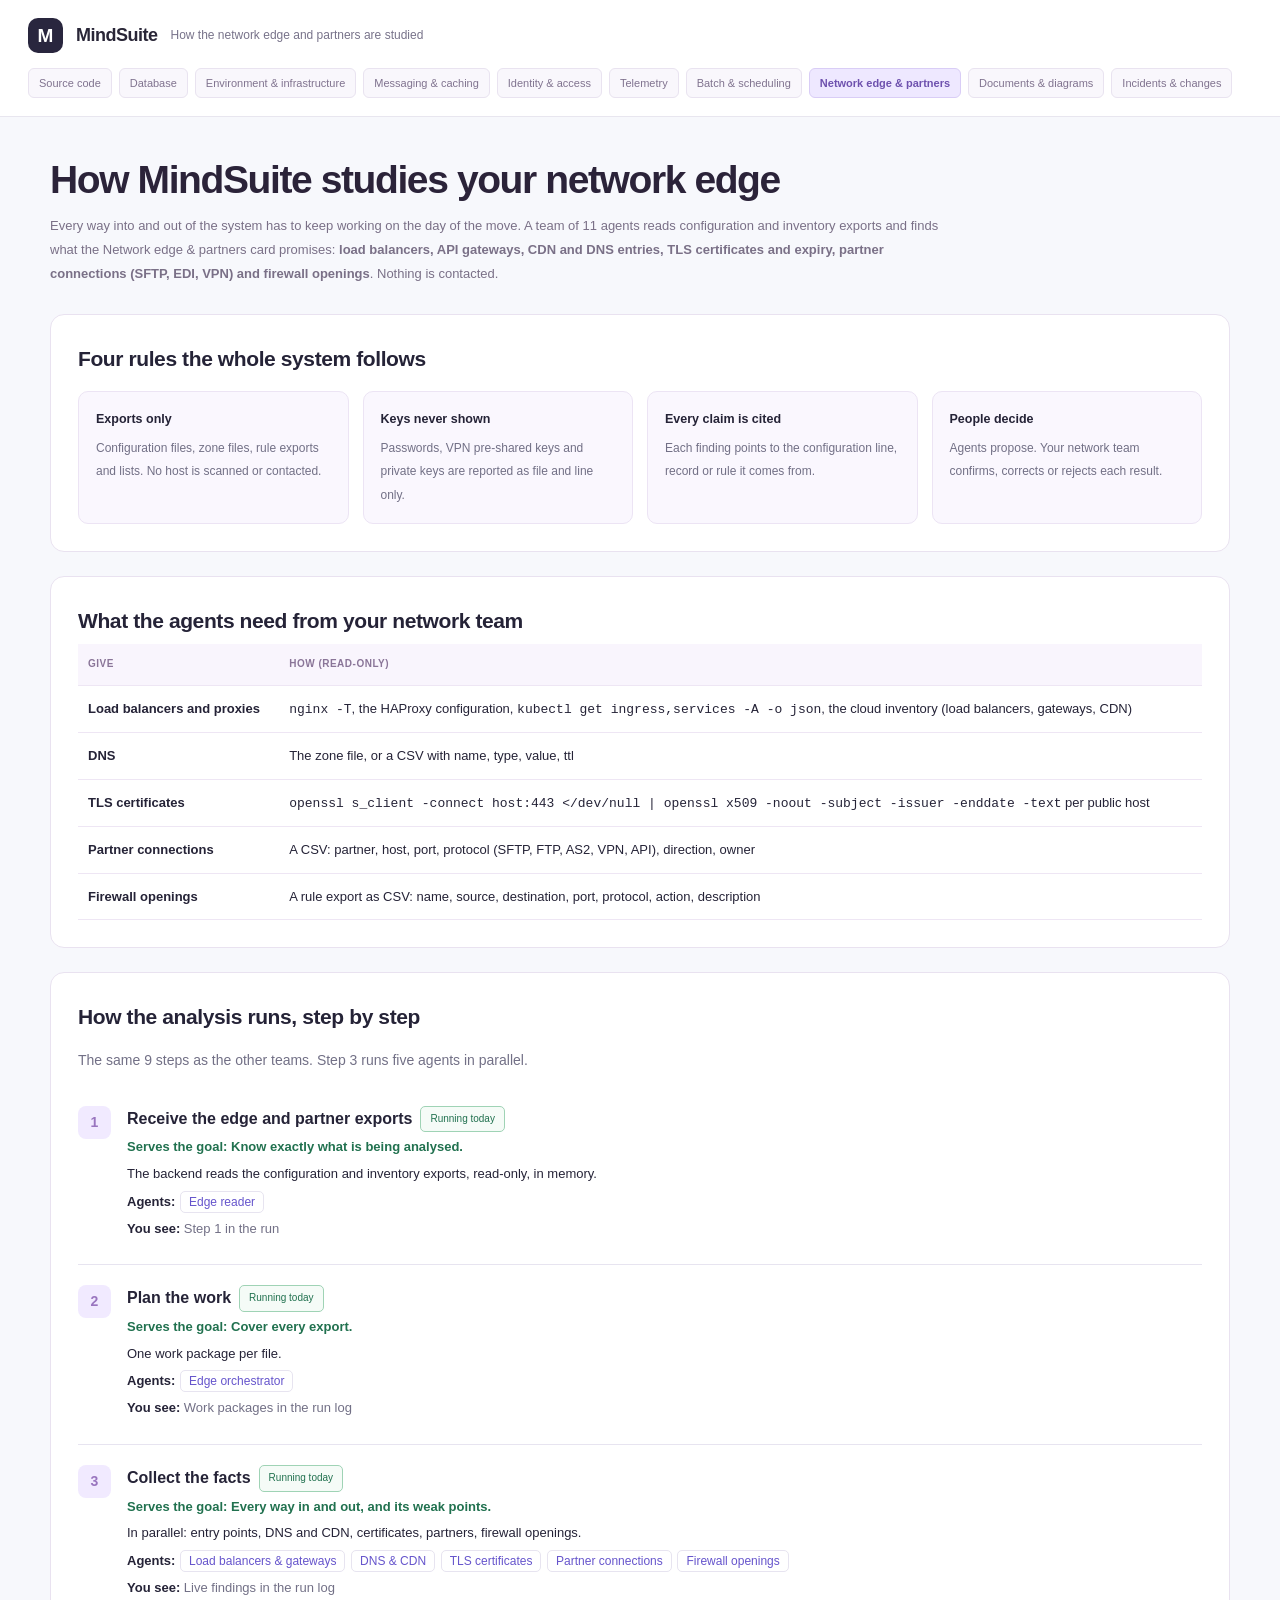
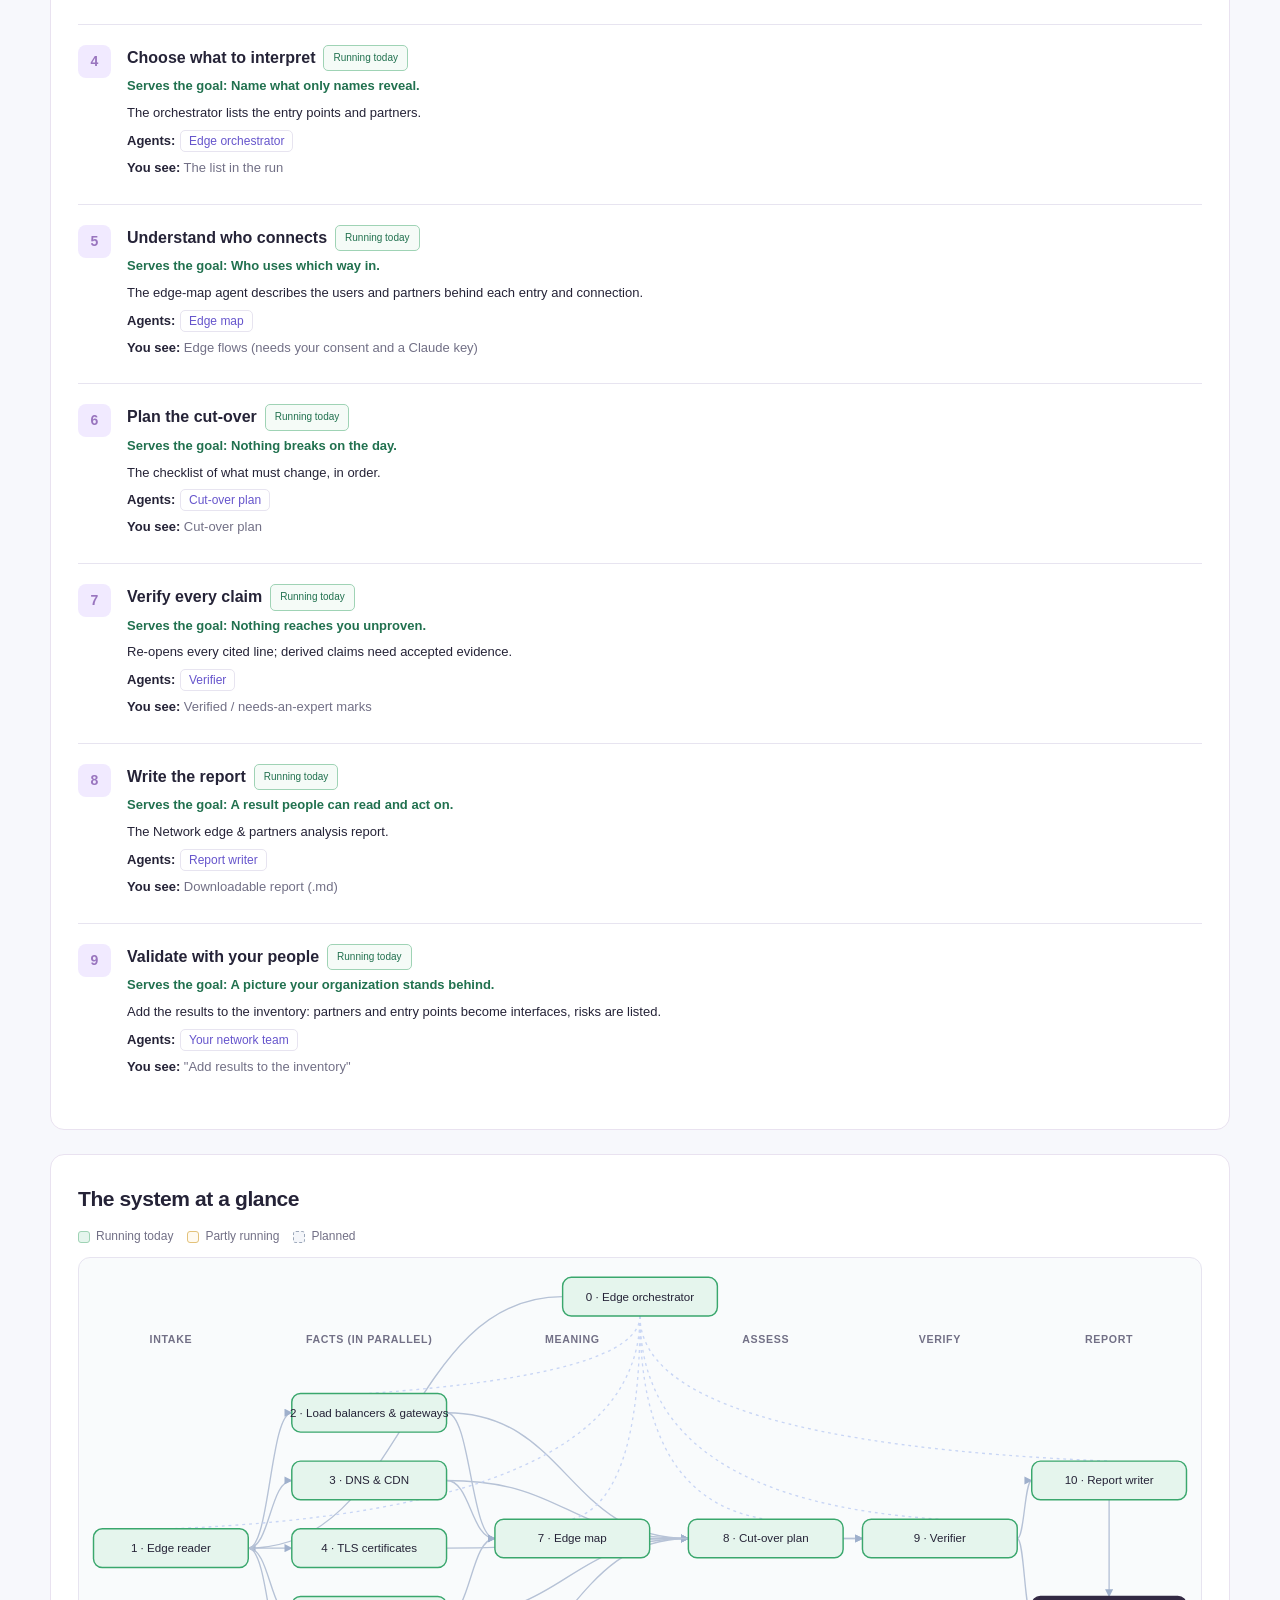
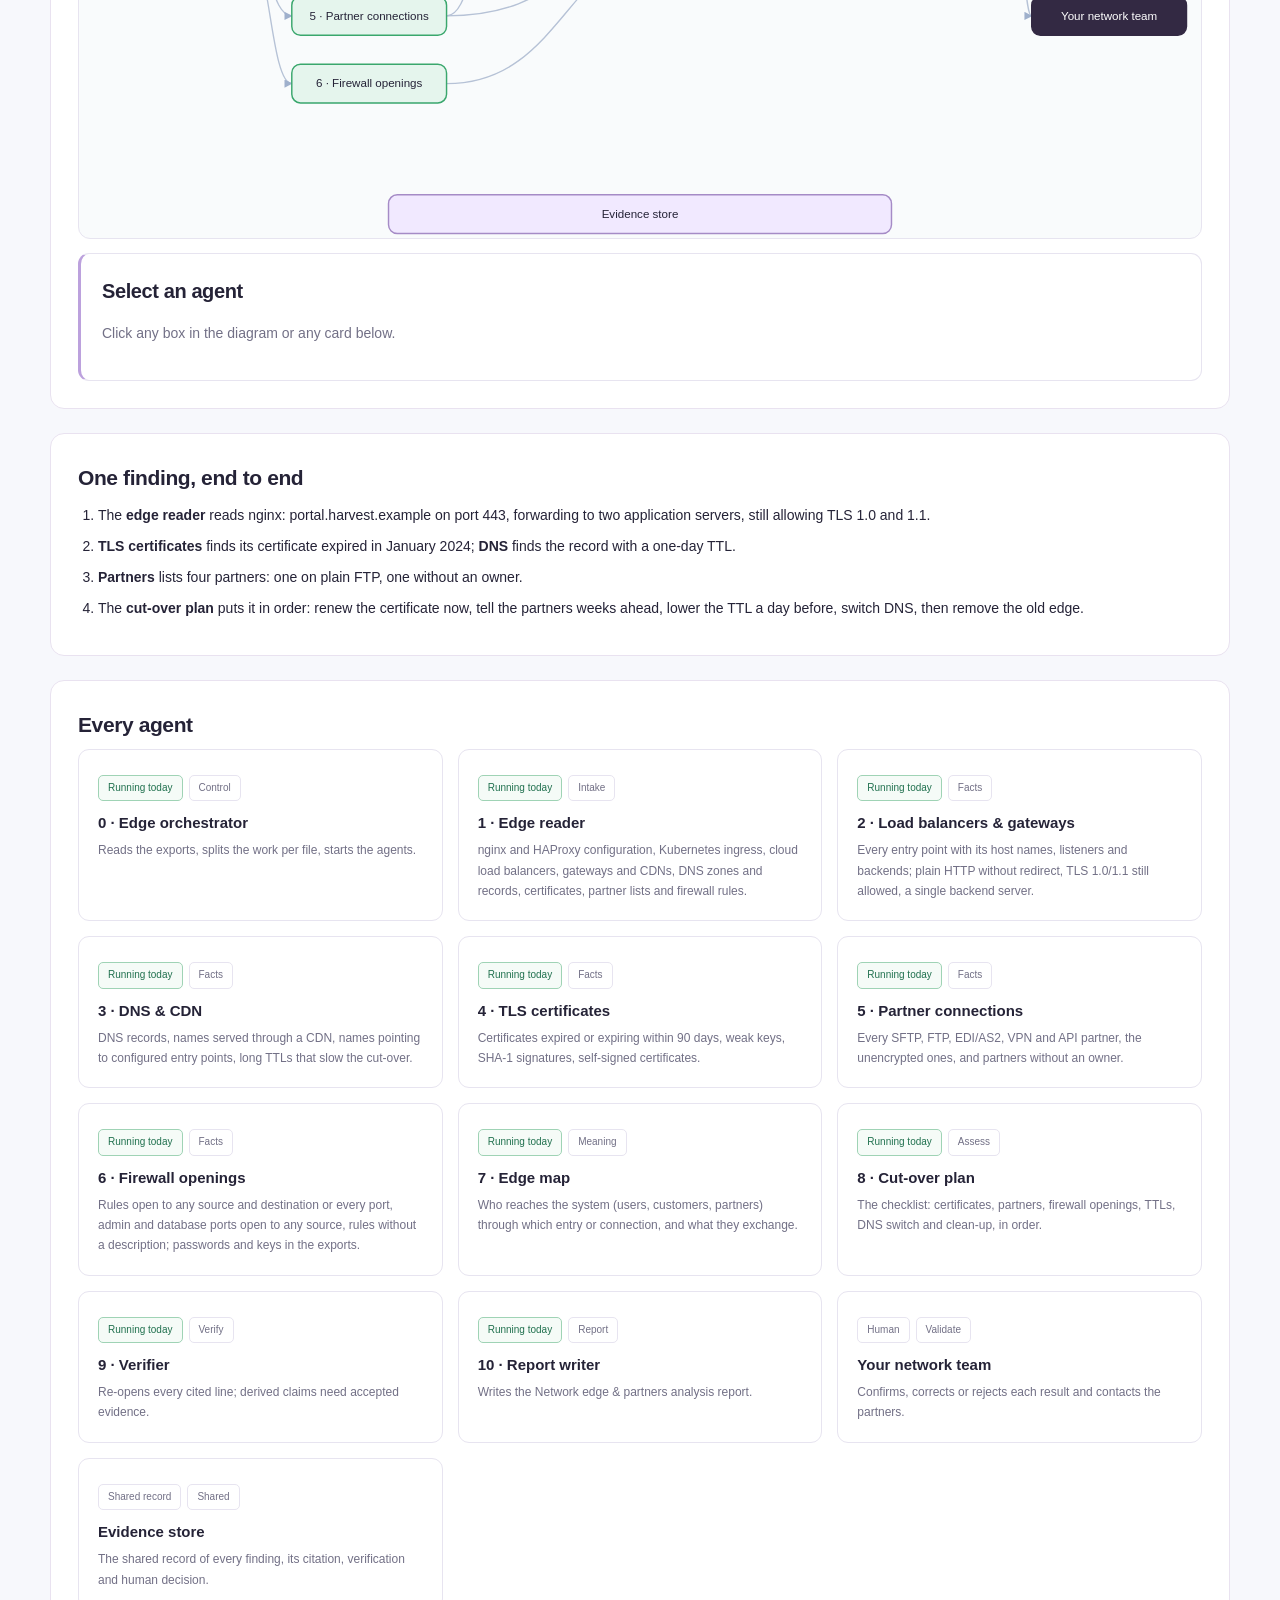
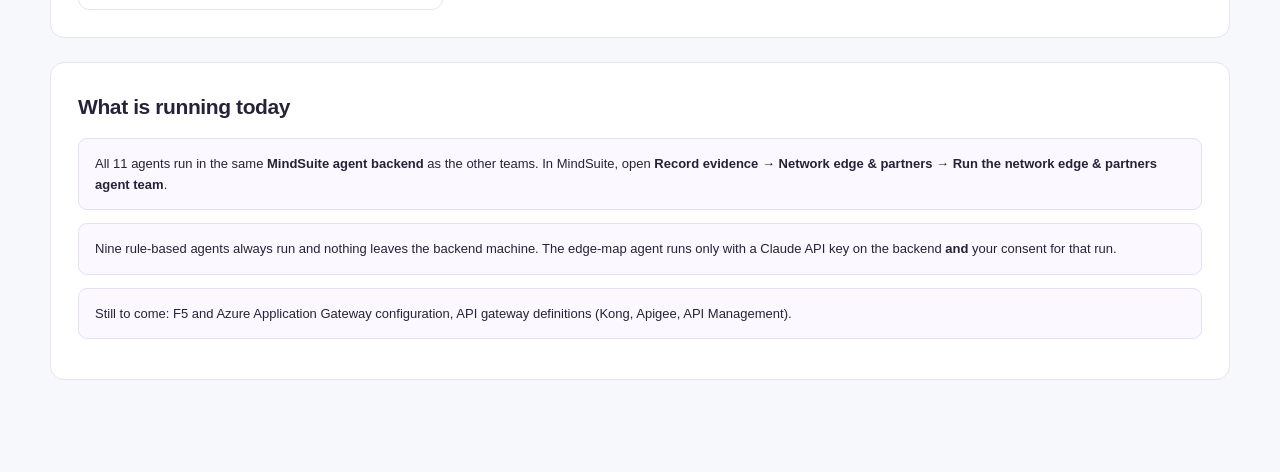
<file: teams/network/agents.html>
<!doctype html>
<html lang="en">
<head>
<meta charset="utf-8">
<meta name="viewport" content="width=device-width,initial-scale=1">
<title>How MindSuite studies your network edge</title>
<link rel="stylesheet" href="../shared/team-page.css">
</head>
<body>
<header><span class="mark">M</span><b>MindSuite</b><span>How the network edge and partners are studied</span><nav class="teamnav" aria-label="Agent teams"><a href="../code/agents.html">Source code</a><a href="../database/agents.html">Database</a><a href="../infrastructure/agents.html">Environment &amp; infrastructure</a><a href="../messaging/agents.html">Messaging &amp; caching</a><a href="../identity/agents.html">Identity &amp; access</a><a href="../telemetry/agents.html">Telemetry</a><a href="../batch/agents.html">Batch &amp; scheduling</a><a href="../network/agents.html" class="on">Network edge &amp; partners</a><a href="../documents/agents.html">Documents &amp; diagrams</a><a href="../incidents/agents.html">Incidents &amp; changes</a></nav></header>
<main>
<h1>How MindSuite studies your network edge</h1>
<p class="lead">Every way into and out of the system has to keep working on the day of the move. A team of 11 agents reads configuration and inventory exports and finds what the Network edge &amp; partners card promises: <b>load balancers, API gateways, CDN and DNS entries, TLS certificates and expiry, partner connections (SFTP, EDI, VPN) and firewall openings</b>. Nothing is contacted.</p>

<section>
<h2>Four rules the whole system follows</h2>
<div class="principles">
 <div><b>Exports only</b><span class="muted">Configuration files, zone files, rule exports and lists. No host is scanned or contacted.</span></div>
 <div><b>Keys never shown</b><span class="muted">Passwords, VPN pre-shared keys and private keys are reported as file and line only.</span></div>
 <div><b>Every claim is cited</b><span class="muted">Each finding points to the configuration line, record or rule it comes from.</span></div>
 <div><b>People decide</b><span class="muted">Agents propose. Your network team confirms, corrects or rejects each result.</span></div>
</div>
</section>

<section>
<h2>What the agents need from your network team</h2>
<table><thead><tr><th>Give</th><th>How (read-only)</th></tr></thead><tbody>
<tr><td><b>Load balancers and proxies</b></td><td><code>nginx -T</code>, the HAProxy configuration, <code>kubectl get ingress,services -A -o json</code>, the cloud inventory (load balancers, gateways, CDN)</td></tr>
<tr><td><b>DNS</b></td><td>The zone file, or a CSV with name, type, value, ttl</td></tr>
<tr><td><b>TLS certificates</b></td><td><code>openssl s_client -connect host:443 &lt;/dev/null | openssl x509 -noout -subject -issuer -enddate -text</code> per public host</td></tr>
<tr><td><b>Partner connections</b></td><td>A CSV: partner, host, port, protocol (SFTP, FTP, AS2, VPN, API), direction, owner</td></tr>
<tr><td><b>Firewall openings</b></td><td>A rule export as CSV: name, source, destination, port, protocol, action, description</td></tr>
</tbody></table>
</section>

<section>
<h2>How the analysis runs, step by step</h2>
<p class="muted">The same 9 steps as the other teams. Step 3 runs five agents in parallel.</p>
<div id="steps"></div>
</section>

<section>
<h2>The system at a glance</h2>
<div class="legend"><span><i class="dot built"></i>Running today</span><span><i class="dot partly"></i>Partly running</span><span><i class="dot planned"></i>Planned</span></div>
<div class="diagram-wrap"><svg id="diagram" viewBox="0 0 1160 600" role="img" aria-label="Network edge agent system diagram"></svg></div>
<div class="panel" id="panel"><h3>Select an agent</h3><p class="muted">Click any box in the diagram or any card below.</p></div>
</section>

<section>
<h2>One finding, end to end</h2>
<ol class="flow">
 <li>The <b>edge reader</b> reads nginx: portal.harvest.example on port 443, forwarding to two application servers, still allowing TLS 1.0 and 1.1.</li>
 <li><b>TLS certificates</b> finds its certificate expired in January 2024; <b>DNS</b> finds the record with a one-day TTL.</li>
 <li><b>Partners</b> lists four partners: one on plain FTP, one without an owner.</li>
 <li>The <b>cut-over plan</b> puts it in order: renew the certificate now, tell the partners weeks ahead, lower the TTL a day before, switch DNS, then remove the old edge.</li>
</ol>
</section>

<section>
<h2>Every agent</h2>
<div class="grid" id="cards"></div>
</section>

<section>
<h2>What is running today</h2>
<p class="note">All 11 agents run in the same <b>MindSuite agent backend</b> as the other teams. In MindSuite, open <b>Record evidence → Network edge &amp; partners → Run the network edge &amp; partners agent team</b>.</p>
<p class="note">Nine rule-based agents always run and nothing leaves the backend machine. The edge-map agent runs only with a Claude API key on the backend <b>and</b> your consent for that run.</p>
<p class="note">Still to come: F5 and Azure Application Gateway configuration, API gateway definitions (Kong, Apigee, API Management).</p>
</section>
</main>
<script>
const AGENTS=[
 {id:'orch',n:0,name:'Edge orchestrator',stage:'Control',type:'Coordinator',tier:'No model',status:'built',does:'Reads the exports, splits the work per file, starts the agents.',reads:'The export files and every agent\'s progress',produces:'Tasks, the step log',safeguard:'Never contacts a host.'},
 {id:'nrd',n:1,name:'Edge reader',stage:'Intake',type:'Tool',tier:'No model',status:'built',does:'nginx and HAProxy configuration, Kubernetes ingress, cloud load balancers, gateways and CDNs, DNS zones and records, certificates, partner lists and firewall rules.',reads:'Configuration and inventory exports',produces:'Entry points, DNS, certificates, partners, rules',safeguard:'Lines with passwords or VPN keys are marked and never quoted.'},
 {id:'ent',n:2,name:'Load balancers & gateways',stage:'Facts',type:'Tool',tier:'No model',status:'built',does:'Every entry point with its host names, listeners and backends; plain HTTP without redirect, TLS 1.0/1.1 still allowed, a single backend server.',reads:'Proxy, load-balancer and ingress configuration',produces:'Entry-point findings',safeguard:'Backends are resolved from the configuration, not probed.'},
 {id:'dns',n:3,name:'DNS & CDN',stage:'Facts',type:'Tool',tier:'No model',status:'built',does:'DNS records, names served through a CDN, names pointing to configured entry points, long TTLs that slow the cut-over.',reads:'Zone files and record lists',produces:'DNS findings',safeguard:'Only records in the export are judged.'},
 {id:'tls',n:4,name:'TLS certificates',stage:'Facts',type:'Tool',tier:'No model',status:'built',does:'Certificates expired or expiring within 90 days, weak keys, SHA-1 signatures, self-signed certificates.',reads:'openssl output',produces:'Certificate findings',safeguard:'Private keys are never read.'},
 {id:'prt',n:5,name:'Partner connections',stage:'Facts',type:'Tool',tier:'No model',status:'built',does:'Every SFTP, FTP, EDI/AS2, VPN and API partner, the unencrypted ones, and partners without an owner.',reads:'The partner list',produces:'Partner findings',safeguard:'Partner credentials are never read.'},
 {id:'fw',n:6,name:'Firewall openings',stage:'Facts',type:'Tool',tier:'No model',status:'built',does:'Rules open to any source and destination or every port, admin and database ports open to any source, rules without a description; passwords and keys in the exports.',reads:'Firewall rule exports',produces:'Firewall findings',safeguard:'Keys are reported as file and line only.'},
 {id:'nmea',n:7,name:'Edge map',stage:'Meaning',type:'Model',tier:'Strongest',status:'built',does:'Who reaches the system (users, customers, partners) through which entry or connection, and what they exchange.',reads:'Entry-point and partner names, hosts and protocols — no secrets',produces:'Edge flows, questions',safeguard:'Every item cites the facts it is based on.'},
 {id:'nass',n:8,name:'Cut-over plan',stage:'Assess',type:'Rules',tier:'No model',status:'built',does:'The checklist: certificates, partners, firewall openings, TTLs, DNS switch and clean-up, in order.',reads:'All fact results',produces:'Cut-over checklist and approach',safeguard:'A checklist to agree with your network team.'},
 {id:'ver',n:9,name:'Verifier',stage:'Verify',type:'Tool + model',tier:'Balanced',status:'built',does:'Re-opens every cited line; derived claims need accepted evidence.',reads:'Every finding and the cited lines',produces:'Accepted / rejected / needs an expert',safeguard:'Uses a different model from the agent it checks.'},
 {id:'rep',n:10,name:'Report writer',stage:'Report',type:'Tool + model',tier:'Balanced',status:'built',does:'Writes the Network edge & partners analysis report.',reads:'Verified findings only',produces:'Report (.md)',safeguard:'Cannot add facts that are not in the verified evidence.'},
 {id:'ppl',n:'',name:'Your network team',stage:'Validate',type:'Human',tier:'',status:'people',does:'Confirms, corrects or rejects each result and contacts the partners.',reads:'The report, findings and questions',produces:'Confirmed facts and answers',safeguard:'Agents never overwrite what a person confirmed.'},
 {id:'store',n:'',name:'Evidence store',stage:'Shared',type:'Shared record',tier:'',status:'store',does:'The shared record of every finding, its citation, verification and human decision.',reads:'Findings from every agent',produces:'A traceable history',safeguard:'Append-only.'}];
const EDGES=[['orch','nrd'],['nrd','ent'],['nrd','dns'],['nrd','tls'],['nrd','prt'],['nrd','fw'],['ent','nmea'],['prt','nmea'],['dns','nmea'],['ent','nass'],['dns','nass'],['tls','nass'],['prt','nass'],['fw','nass'],['nmea','nass'],['nass','ver'],['nmea','ver'],['ver','rep'],['rep','ppl'],['ver','ppl']];
const COLS={Intake:95,Facts:300,Meaning:510,Assess:710,Verify:890,Report:1065};
const POS={orch:[580,40],nrd:[95,300],ent:[300,160],dns:[300,230],tls:[300,300],prt:[300,370],fw:[300,440],nmea:[510,290],nass:[710,290],ver:[890,290],rep:[1065,230],ppl:[1065,370],store:[580,575]};
const SHORT={ent:'Load balancers & gateways',prt:'Partner connections',fw:'Firewall openings',ppl:'Your network team'};
const ORCH_LINKS=['nrd','ent','nmea','nass','ver','rep'];
const STEPS=[
 {n:1,title:'Receive the edge and partner exports',goal:'Know exactly what is being analysed.',does:'The backend reads the configuration and inventory exports, read-only, in memory.',agents:['nrd'],see:'Step 1 in the run',status:'built'},
 {n:2,title:'Plan the work',goal:'Cover every export.',does:'One work package per file.',agents:['orch'],see:'Work packages in the run log',status:'built'},
 {n:3,title:'Collect the facts',goal:'Every way in and out, and its weak points.',does:'In parallel: entry points, DNS and CDN, certificates, partners, firewall openings.',agents:['ent','dns','tls','prt','fw'],see:'Live findings in the run log',status:'built'},
 {n:4,title:'Choose what to interpret',goal:'Name what only names reveal.',does:'The orchestrator lists the entry points and partners.',agents:['orch'],see:'The list in the run',status:'built'},
 {n:5,title:'Understand who connects',goal:'Who uses which way in.',does:'The edge-map agent describes the users and partners behind each entry and connection.',agents:['nmea'],see:'Edge flows (needs your consent and a Claude key)',status:'built'},
 {n:6,title:'Plan the cut-over',goal:'Nothing breaks on the day.',does:'The checklist of what must change, in order.',agents:['nass'],see:'Cut-over plan',status:'built'},
 {n:7,title:'Verify every claim',goal:'Nothing reaches you unproven.',does:'Re-opens every cited line; derived claims need accepted evidence.',agents:['ver'],see:'Verified / needs-an-expert marks',status:'built'},
 {n:8,title:'Write the report',goal:'A result people can read and act on.',does:'The Network edge & partners analysis report.',agents:['rep'],see:'Downloadable report (.md)',status:'built'},
 {n:9,title:'Validate with your people',goal:'A picture your organization stands behind.',does:'Add the results to the inventory: partners and entry points become interfaces, risks are listed.',agents:['ppl'],see:'"Add results to the inventory"',status:'built'}];
</script>
<script src="../shared/team-page.js"></script>
</body>
</html>
</file>
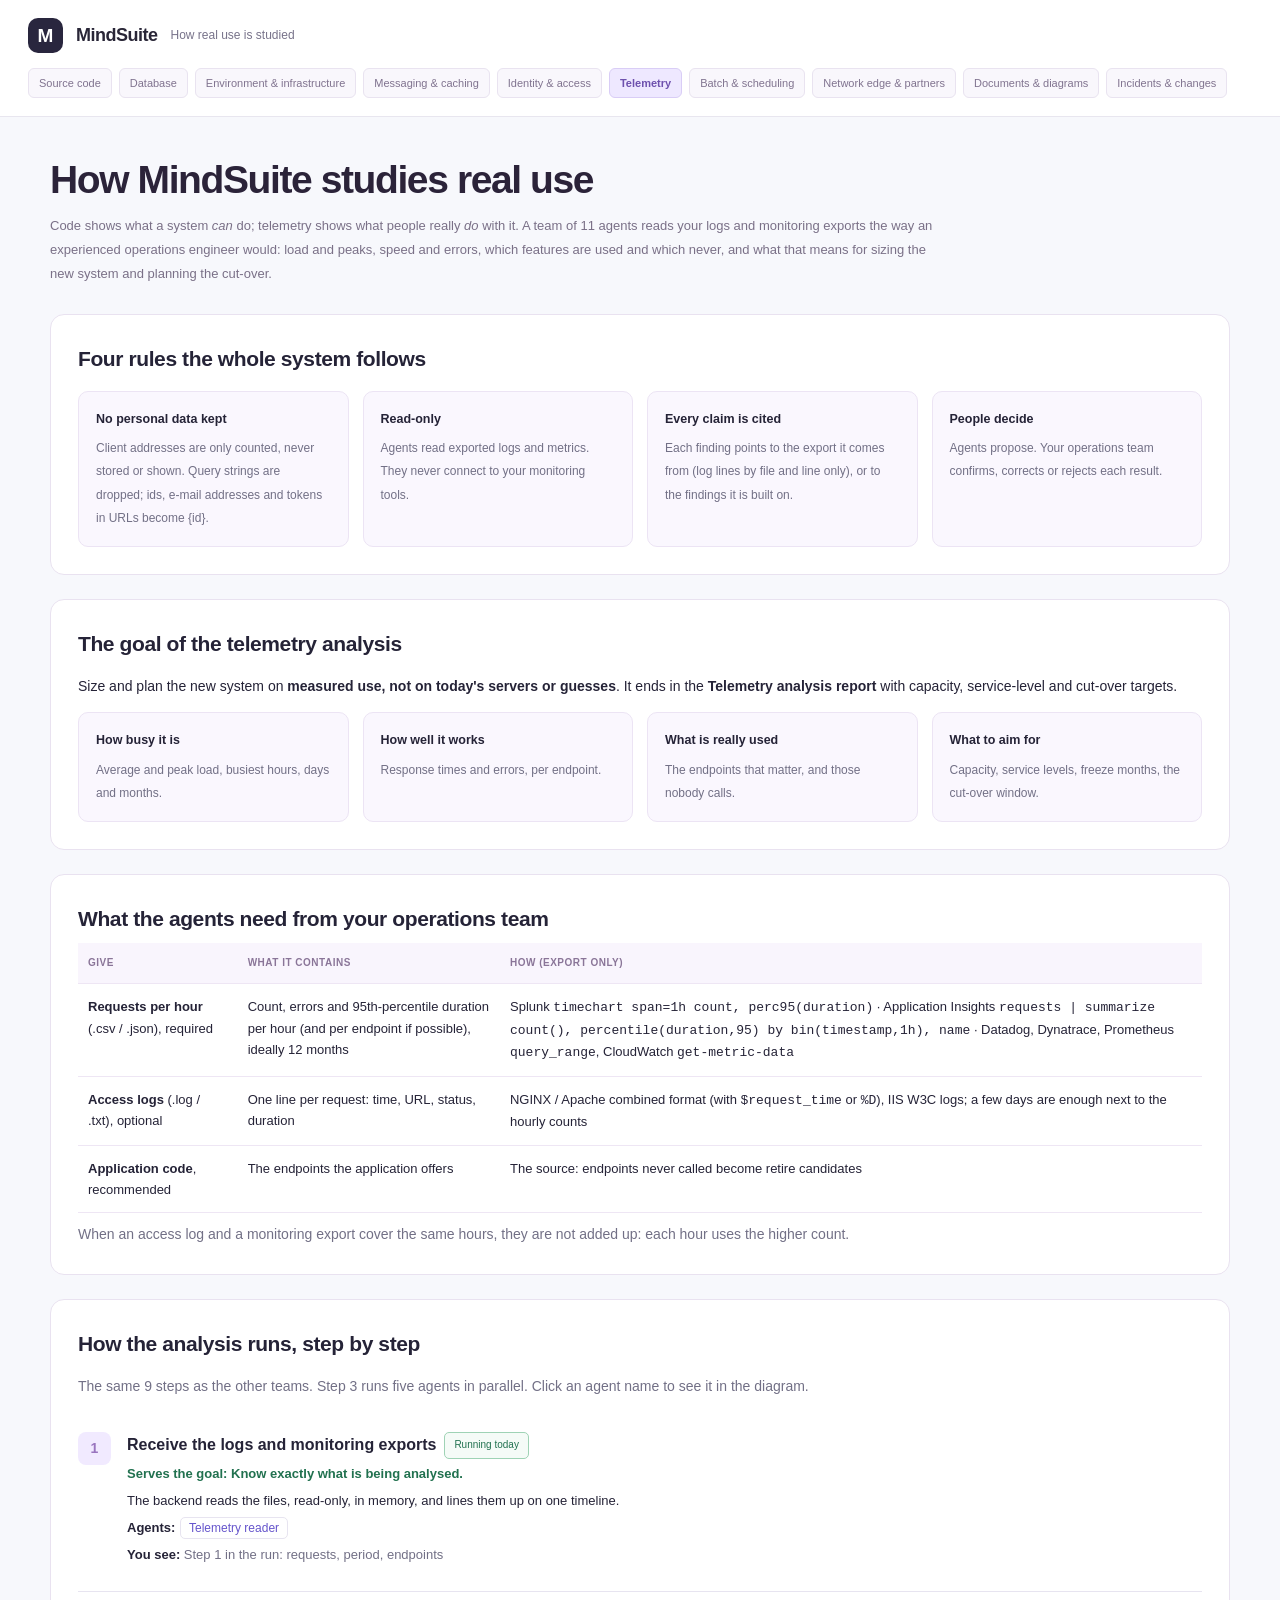
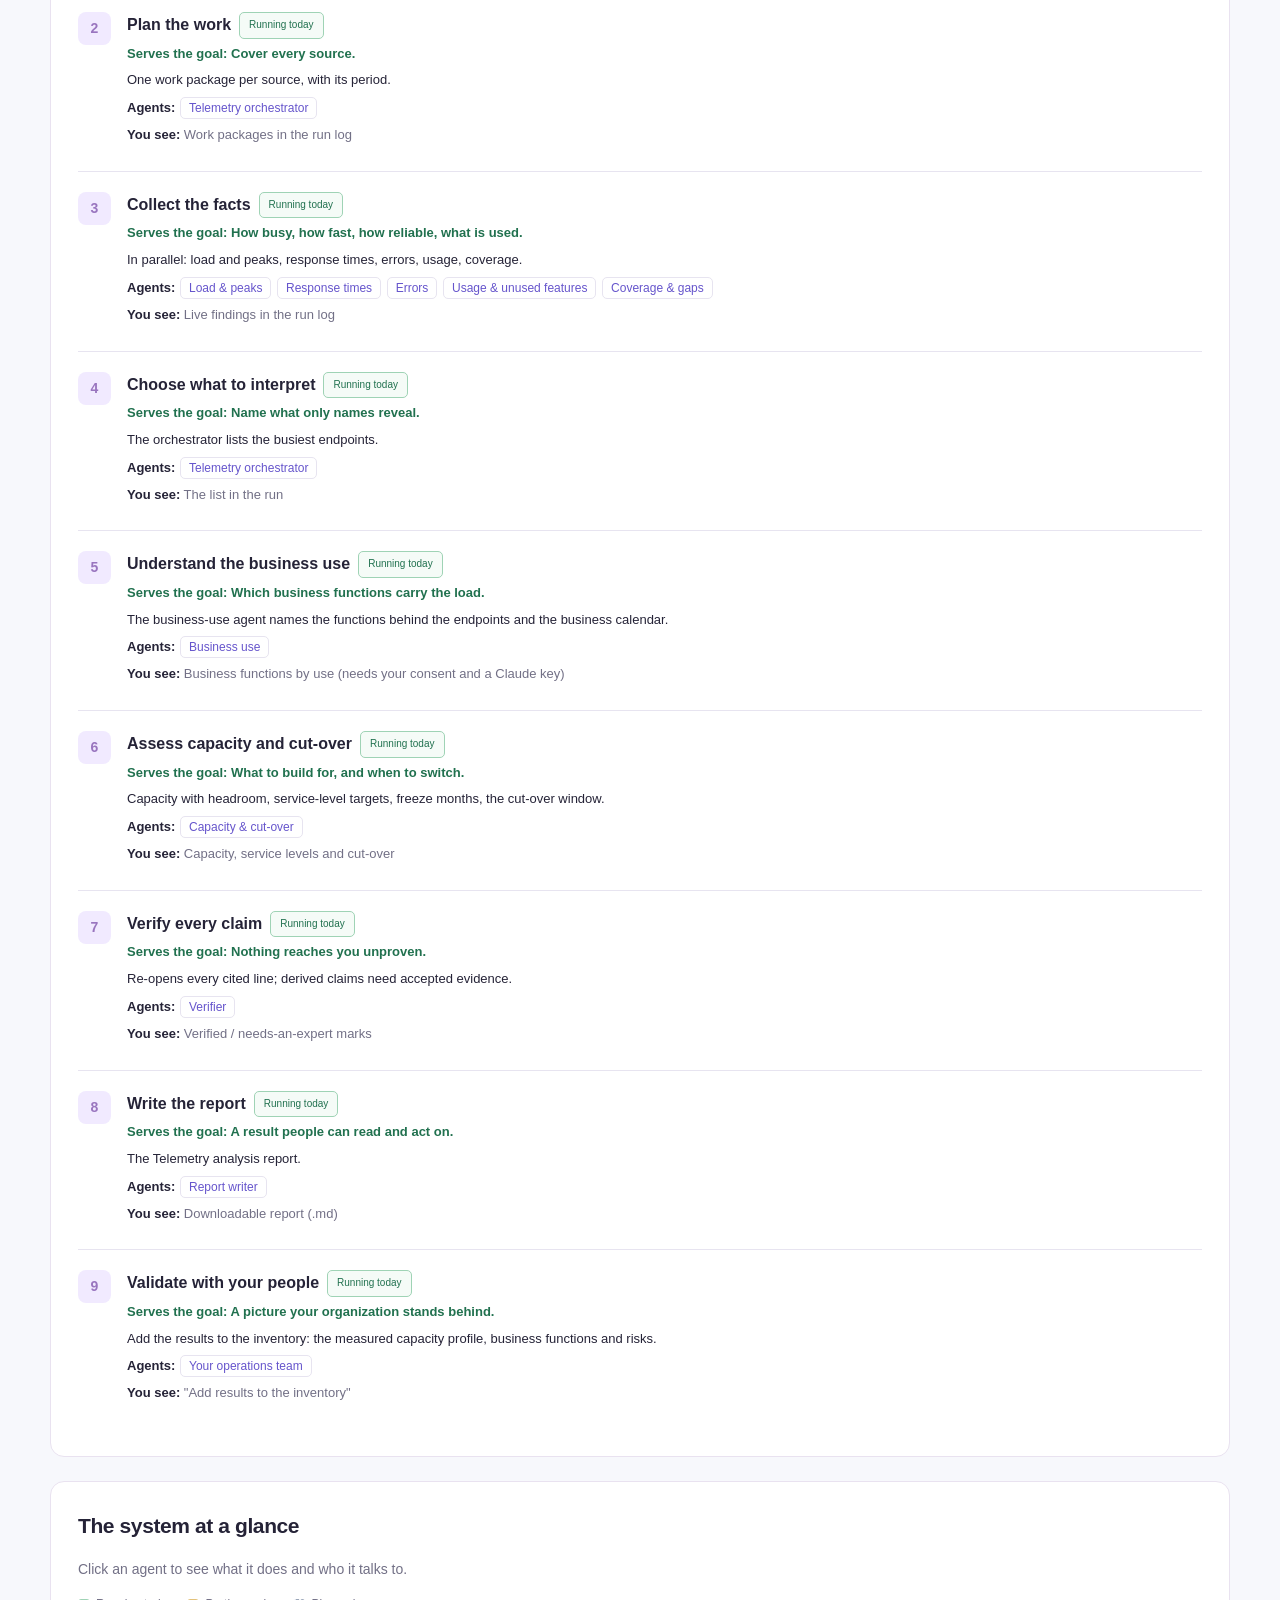
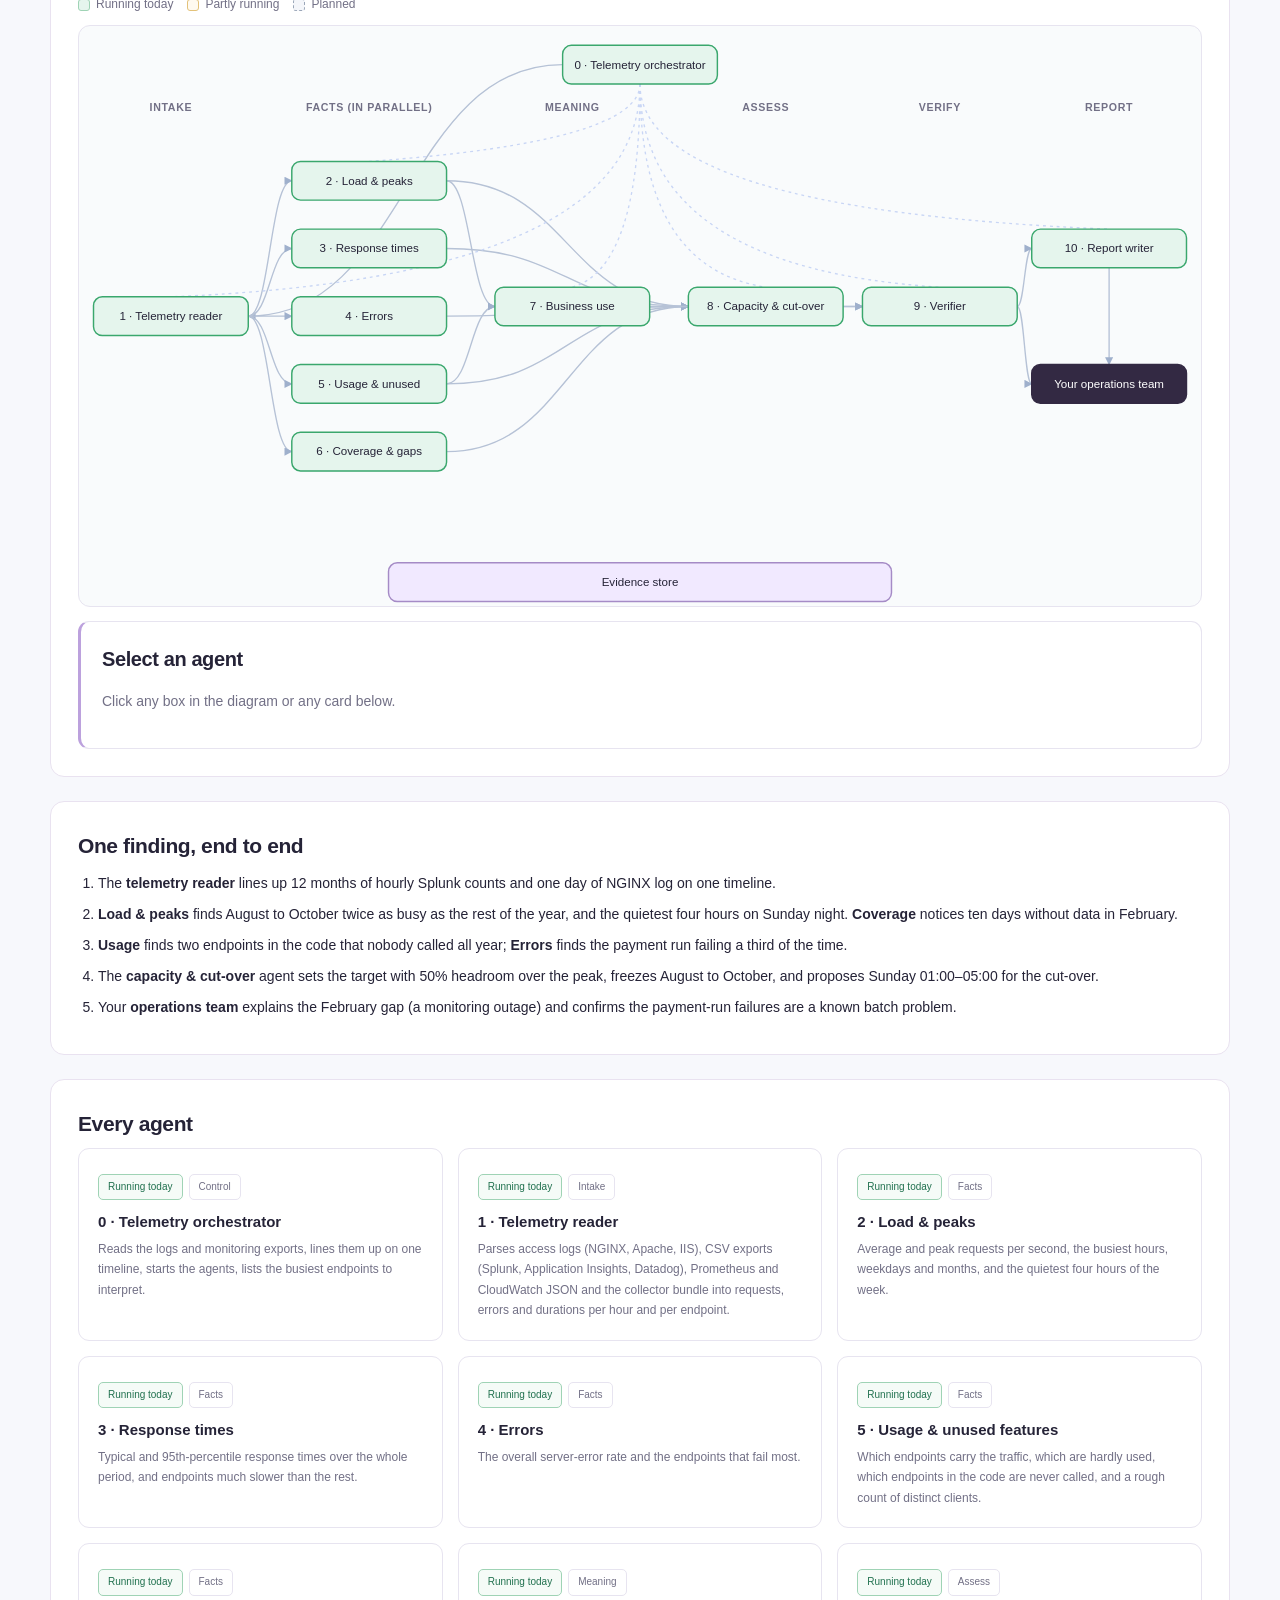
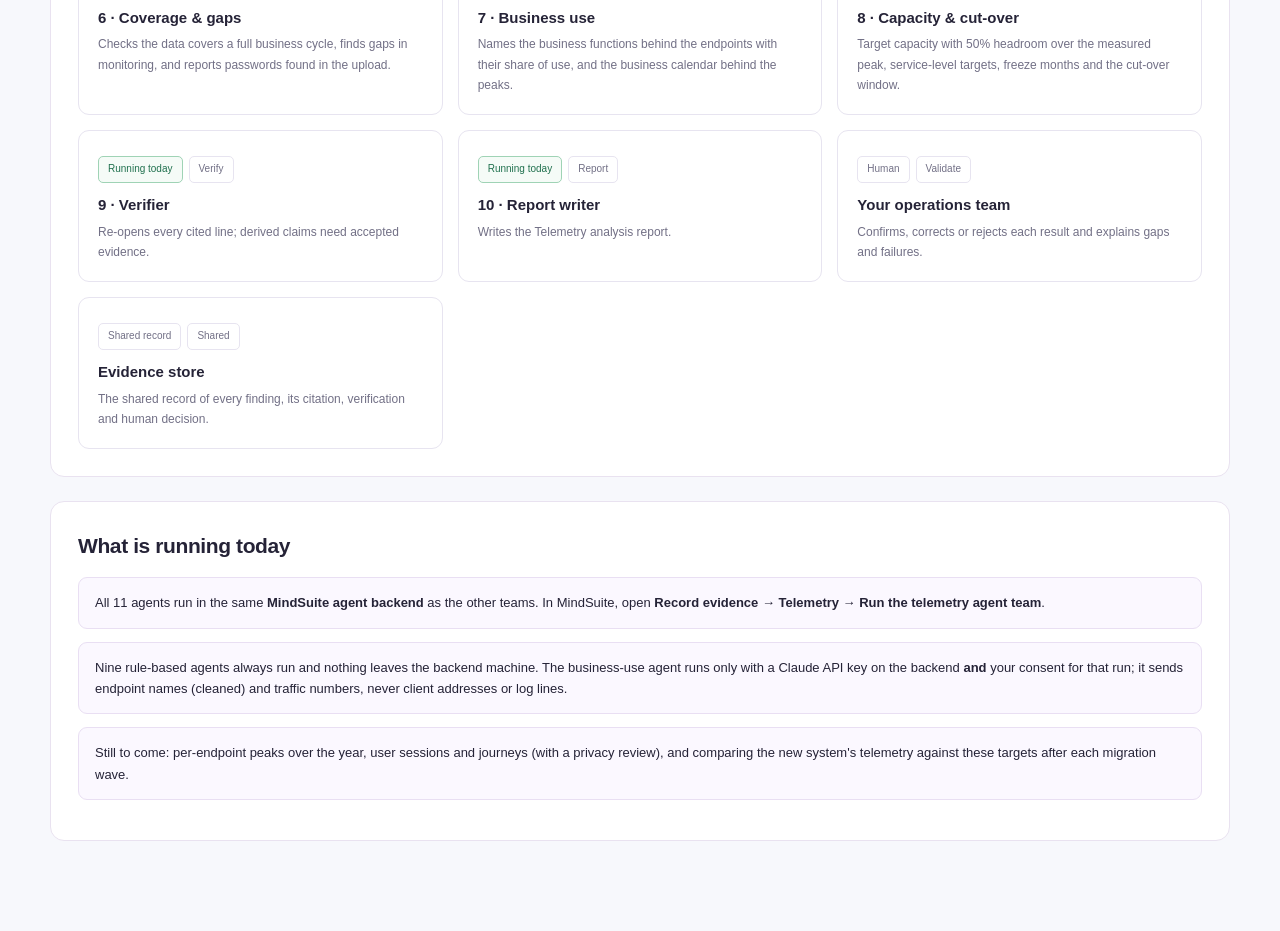
<file: teams/telemetry/agents.html>
<!doctype html>
<html lang="en">
<head>
<meta charset="utf-8">
<meta name="viewport" content="width=device-width,initial-scale=1">
<title>How MindSuite studies real use</title>
<link rel="stylesheet" href="../shared/team-page.css">
</head>
<body>
<header><span class="mark">M</span><b>MindSuite</b><span>How real use is studied</span><nav class="teamnav" aria-label="Agent teams"><a href="../code/agents.html">Source code</a><a href="../database/agents.html">Database</a><a href="../infrastructure/agents.html">Environment &amp; infrastructure</a><a href="../messaging/agents.html">Messaging &amp; caching</a><a href="../identity/agents.html">Identity &amp; access</a><a href="../telemetry/agents.html" class="on">Telemetry</a><a href="../batch/agents.html">Batch &amp; scheduling</a><a href="../network/agents.html">Network edge &amp; partners</a><a href="../documents/agents.html">Documents &amp; diagrams</a><a href="../incidents/agents.html">Incidents &amp; changes</a></nav></header>
<main>
<h1>How MindSuite studies real use</h1>
<p class="lead">Code shows what a system <i>can</i> do; telemetry shows what people really <i>do</i> with it. A team of 11 agents reads your logs and monitoring exports the way an experienced operations engineer would: load and peaks, speed and errors, which features are used and which never, and what that means for sizing the new system and planning the cut-over.</p>

<section>
<h2>Four rules the whole system follows</h2>
<div class="principles">
 <div><b>No personal data kept</b><span class="muted">Client addresses are only counted, never stored or shown. Query strings are dropped; ids, e-mail addresses and tokens in URLs become {id}.</span></div>
 <div><b>Read-only</b><span class="muted">Agents read exported logs and metrics. They never connect to your monitoring tools.</span></div>
 <div><b>Every claim is cited</b><span class="muted">Each finding points to the export it comes from (log lines by file and line only), or to the findings it is built on.</span></div>
 <div><b>People decide</b><span class="muted">Agents propose. Your operations team confirms, corrects or rejects each result.</span></div>
</div>
</section>

<section>
<h2>The goal of the telemetry analysis</h2>
<p>Size and plan the new system on <b>measured use, not on today's servers or guesses</b>. It ends in the <b>Telemetry analysis report</b> with capacity, service-level and cut-over targets.</p>
<div class="principles">
 <div><b>How busy it is</b><span class="muted">Average and peak load, busiest hours, days and months.</span></div>
 <div><b>How well it works</b><span class="muted">Response times and errors, per endpoint.</span></div>
 <div><b>What is really used</b><span class="muted">The endpoints that matter, and those nobody calls.</span></div>
 <div><b>What to aim for</b><span class="muted">Capacity, service levels, freeze months, the cut-over window.</span></div>
</div>
</section>

<section>
<h2>What the agents need from your operations team</h2>
<table><thead><tr><th>Give</th><th>What it contains</th><th>How (export only)</th></tr></thead><tbody>
<tr><td><b>Requests per hour</b> (.csv / .json), required</td><td>Count, errors and 95th-percentile duration per hour (and per endpoint if possible), ideally 12 months</td><td>Splunk <code>timechart span=1h count, perc95(duration)</code> · Application Insights <code>requests | summarize count(), percentile(duration,95) by bin(timestamp,1h), name</code> · Datadog, Dynatrace, Prometheus <code>query_range</code>, CloudWatch <code>get-metric-data</code></td></tr>
<tr><td><b>Access logs</b> (.log / .txt), optional</td><td>One line per request: time, URL, status, duration</td><td>NGINX / Apache combined format (with <code>$request_time</code> or <code>%D</code>), IIS W3C logs; a few days are enough next to the hourly counts</td></tr>
<tr><td><b>Application code</b>, recommended</td><td>The endpoints the application offers</td><td>The source: endpoints never called become retire candidates</td></tr>
</tbody></table>
<p class="muted" style="margin:10px 0 0">When an access log and a monitoring export cover the same hours, they are not added up: each hour uses the higher count.</p>
</section>

<section>
<h2>How the analysis runs, step by step</h2>
<p class="muted">The same 9 steps as the other teams. Step 3 runs five agents in parallel. Click an agent name to see it in the diagram.</p>
<div id="steps"></div>
</section>

<section>
<h2>The system at a glance</h2>
<p class="muted">Click an agent to see what it does and who it talks to.</p>
<div class="legend"><span><i class="dot built"></i>Running today</span><span><i class="dot partly"></i>Partly running</span><span><i class="dot planned"></i>Planned</span></div>
<div class="diagram-wrap"><svg id="diagram" viewBox="0 0 1160 600" role="img" aria-label="Telemetry agent system diagram"></svg></div>
<div class="panel" id="panel"><h3>Select an agent</h3><p class="muted">Click any box in the diagram or any card below.</p></div>
</section>

<section>
<h2>One finding, end to end</h2>
<ol class="flow">
 <li>The <b>telemetry reader</b> lines up 12 months of hourly Splunk counts and one day of NGINX log on one timeline.</li>
 <li><b>Load &amp; peaks</b> finds August to October twice as busy as the rest of the year, and the quietest four hours on Sunday night. <b>Coverage</b> notices ten days without data in February.</li>
 <li><b>Usage</b> finds two endpoints in the code that nobody called all year; <b>Errors</b> finds the payment run failing a third of the time.</li>
 <li>The <b>capacity &amp; cut-over</b> agent sets the target with 50% headroom over the peak, freezes August to October, and proposes Sunday 01:00–05:00 for the cut-over.</li>
 <li>Your <b>operations team</b> explains the February gap (a monitoring outage) and confirms the payment-run failures are a known batch problem.</li>
</ol>
</section>

<section>
<h2>Every agent</h2>
<div class="grid" id="cards"></div>
</section>

<section>
<h2>What is running today</h2>
<p class="note">All 11 agents run in the same <b>MindSuite agent backend</b> as the other teams. In MindSuite, open <b>Record evidence → Telemetry → Run the telemetry agent team</b>.</p>
<p class="note">Nine rule-based agents always run and nothing leaves the backend machine. The business-use agent runs only with a Claude API key on the backend <b>and</b> your consent for that run; it sends endpoint names (cleaned) and traffic numbers, never client addresses or log lines.</p>
<p class="note">Still to come: per-endpoint peaks over the year, user sessions and journeys (with a privacy review), and comparing the new system's telemetry against these targets after each migration wave.</p>
</section>
</main>
<script>
const AGENTS=[
 {id:'orch',n:0,name:'Telemetry orchestrator',stage:'Control',type:'Coordinator',tier:'No model',status:'built',does:'Reads the logs and monitoring exports, lines them up on one timeline, starts the agents, lists the busiest endpoints to interpret.',reads:'The export files and every agent\'s progress',produces:'Tasks, the step log',safeguard:'Never connects to a monitoring tool; never edits findings.'},
 {id:'ing',n:1,name:'Telemetry reader',stage:'Intake',type:'Tool',tier:'No model',status:'built',does:'Parses access logs (NGINX, Apache, IIS), CSV exports (Splunk, Application Insights, Datadog), Prometheus and CloudWatch JSON and the collector bundle into requests, errors and durations per hour and per endpoint.',reads:'Logs and monitoring exports',produces:'One timeline, endpoints, sources',safeguard:'Client addresses only counted (hashed, in memory); query strings and ids removed; overlapping sources not added up.'},
 {id:'vol',n:2,name:'Load & peaks',stage:'Facts',type:'Tool',tier:'No model',status:'built',does:'Average and peak requests per second, the busiest hours, weekdays and months, and the quietest four hours of the week.',reads:'The timeline',produces:'Load profile, peaks, quiet window',safeguard:'Times are in UTC and say so.'},
 {id:'prf',n:3,name:'Response times',stage:'Facts',type:'Tool',tier:'No model',status:'built',does:'Typical and 95th-percentile response times over the whole period, and endpoints much slower than the rest.',reads:'Durations and percentiles',produces:'Response-time findings',safeguard:'Prefers the longest source; shows the log sample alongside.'},
 {id:'err',n:4,name:'Errors',stage:'Facts',type:'Tool',tier:'No model',status:'built',does:'The overall server-error rate and the endpoints that fail most.',reads:'Status codes and error counts',produces:'Error findings',safeguard:'Only server errors (5xx) count.'},
 {id:'use',n:5,name:'Usage & unused features',stage:'Facts',type:'Tool',tier:'No model',status:'built',does:'Which endpoints carry the traffic, which are hardly used, which endpoints in the code are never called, and a rough count of distinct clients.',reads:'Endpoints, the uploaded code',produces:'Usage, retire candidates',safeguard:'Retire candidates are only as good as the period: a full year is needed.'},
 {id:'cov',n:6,name:'Coverage & gaps',stage:'Facts',type:'Tool',tier:'No model',status:'built',does:'Checks the data covers a full business cycle, finds gaps in monitoring, and reports passwords found in the upload.',reads:'The timeline, all files',produces:'Coverage findings',safeguard:'Passwords are reported as file and line only.'},
 {id:'tmea',n:7,name:'Business use',stage:'Meaning',type:'Model',tier:'Strongest',status:'built',does:'Names the business functions behind the endpoints with their share of use, and the business calendar behind the peaks.',reads:'Cleaned endpoint names and traffic numbers — no personal data',produces:'Business functions by use, calendar, questions',safeguard:'Every item cites the facts it is based on.'},
 {id:'tass',n:8,name:'Capacity & cut-over',stage:'Assess',type:'Rules',tier:'No model',status:'built',does:'Target capacity with 50% headroom over the measured peak, service-level targets, freeze months and the cut-over window.',reads:'All fact results',produces:'Targets and the cut-over plan',safeguard:'Targets are proposals for the business owner to agree.'},
 {id:'ver',n:9,name:'Verifier',stage:'Verify',type:'Tool + model',tier:'Balanced',status:'built',does:'Re-opens every cited line; derived claims need accepted evidence.',reads:'Every finding and the cited lines',produces:'Accepted / rejected / needs an expert',safeguard:'Uses a different model from the agent it checks.'},
 {id:'rep',n:10,name:'Report writer',stage:'Report',type:'Tool + model',tier:'Balanced',status:'built',does:'Writes the Telemetry analysis report.',reads:'Verified findings only',produces:'Report (.md)',safeguard:'Cannot add facts that are not in the verified evidence.'},
 {id:'ppl',n:'',name:'Your operations team',stage:'Validate',type:'Human',tier:'',status:'people',does:'Confirms, corrects or rejects each result and explains gaps and failures.',reads:'The report, findings and questions',produces:'Confirmed facts and answers',safeguard:'Agents never overwrite what a person confirmed.'},
 {id:'store',n:'',name:'Evidence store',stage:'Shared',type:'Shared record',tier:'',status:'store',does:'The shared record of every finding, its citation, verification and human decision.',reads:'Findings from every agent',produces:'A traceable history',safeguard:'Append-only.'}];
const EDGES=[['orch','ing'],['ing','vol'],['ing','prf'],['ing','err'],['ing','use'],['ing','cov'],['vol','tmea'],['use','tmea'],['vol','tass'],['prf','tass'],['err','tass'],['use','tass'],['cov','tass'],['tmea','tass'],['tass','ver'],['tmea','ver'],['ver','rep'],['rep','ppl'],['ver','ppl']];
const COLS={Intake:95,Facts:300,Meaning:510,Assess:710,Verify:890,Report:1065};
const POS={orch:[580,40],ing:[95,300],vol:[300,160],prf:[300,230],err:[300,300],use:[300,370],cov:[300,440],tmea:[510,290],tass:[710,290],ver:[890,290],rep:[1065,230],ppl:[1065,370],store:[580,575]};
const SHORT={orch:'Telemetry orchestrator',use:'Usage & unused',tass:'Capacity & cut-over',ppl:'Your operations team'};
const ORCH_LINKS=['ing','vol','tmea','tass','ver','rep'];
const STEPS=[
 {n:1,title:'Receive the logs and monitoring exports',goal:'Know exactly what is being analysed.',does:'The backend reads the files, read-only, in memory, and lines them up on one timeline.',agents:['ing'],see:'Step 1 in the run: requests, period, endpoints',status:'built'},
 {n:2,title:'Plan the work',goal:'Cover every source.',does:'One work package per source, with its period.',agents:['orch'],see:'Work packages in the run log',status:'built'},
 {n:3,title:'Collect the facts',goal:'How busy, how fast, how reliable, what is used.',does:'In parallel: load and peaks, response times, errors, usage, coverage.',agents:['vol','prf','err','use','cov'],see:'Live findings in the run log',status:'built'},
 {n:4,title:'Choose what to interpret',goal:'Name what only names reveal.',does:'The orchestrator lists the busiest endpoints.',agents:['orch'],see:'The list in the run',status:'built'},
 {n:5,title:'Understand the business use',goal:'Which business functions carry the load.',does:'The business-use agent names the functions behind the endpoints and the business calendar.',agents:['tmea'],see:'Business functions by use (needs your consent and a Claude key)',status:'built'},
 {n:6,title:'Assess capacity and cut-over',goal:'What to build for, and when to switch.',does:'Capacity with headroom, service-level targets, freeze months, the cut-over window.',agents:['tass'],see:'Capacity, service levels and cut-over',status:'built'},
 {n:7,title:'Verify every claim',goal:'Nothing reaches you unproven.',does:'Re-opens every cited line; derived claims need accepted evidence.',agents:['ver'],see:'Verified / needs-an-expert marks',status:'built'},
 {n:8,title:'Write the report',goal:'A result people can read and act on.',does:'The Telemetry analysis report.',agents:['rep'],see:'Downloadable report (.md)',status:'built'},
 {n:9,title:'Validate with your people',goal:'A picture your organization stands behind.',does:'Add the results to the inventory: the measured capacity profile, business functions and risks.',agents:['ppl'],see:'"Add results to the inventory"',status:'built'}];
</script>
<script src="../shared/team-page.js"></script>
</body>
</html>
</file>
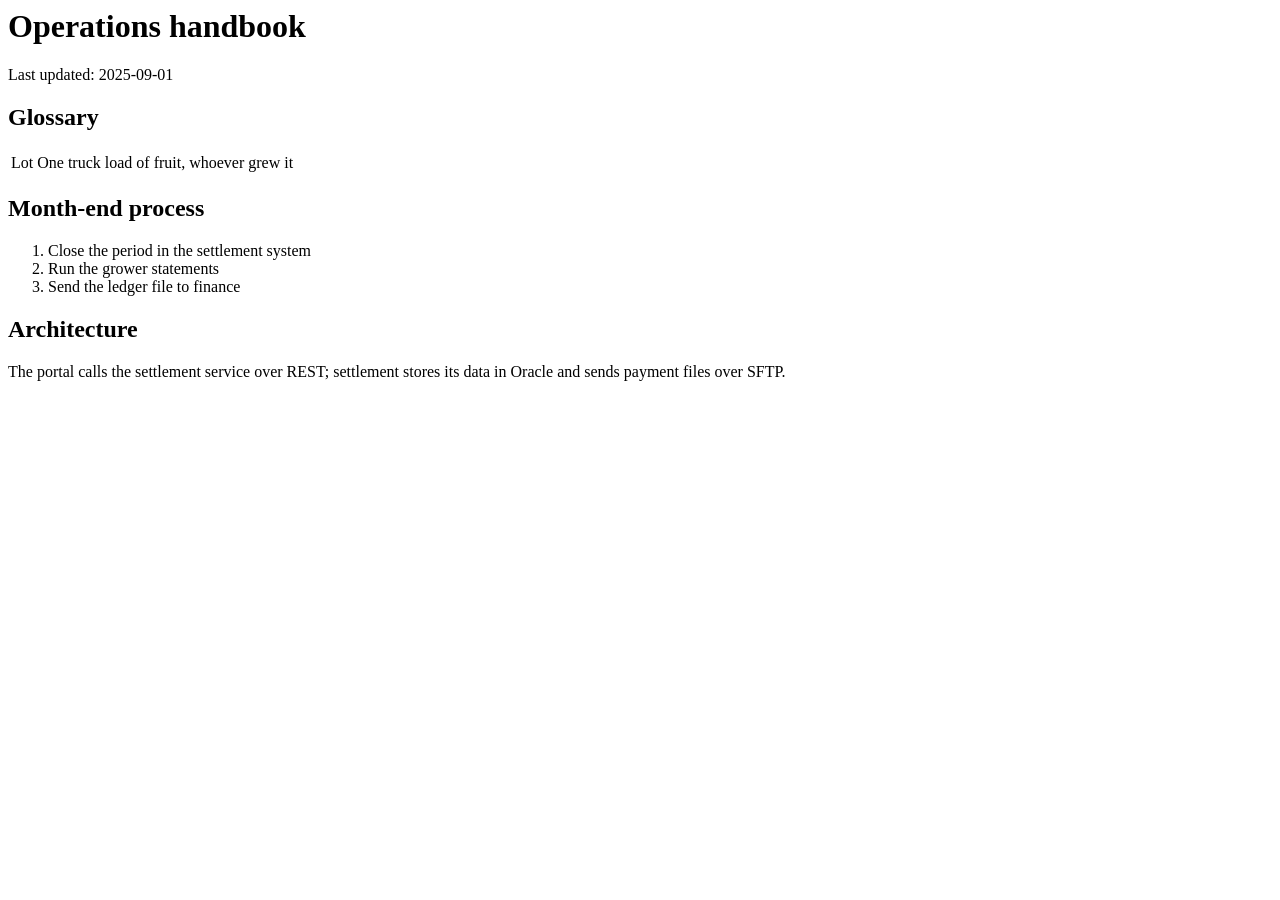
<file: backend/internal/teams/documents/testdata/sample/operations-handbook.html>
<html><head><title>Operations handbook</title></head><body>
<h1>Operations handbook</h1>
<p>Last updated: 2025-09-01</p>
<h2>Glossary</h2>
<table>
<tr><td>Lot</td><td>One truck load of fruit, whoever grew it</td></tr>
</table>
<h2>Month-end process</h2>
<ol>
<li>Close the period in the settlement system</li>
<li>Run the grower statements</li>
<li>Send the ledger file to finance</li>
</ol>
<h2>Architecture</h2>
<p>The portal calls the settlement service over REST; settlement stores its data in Oracle and sends payment files over SFTP.</p>
</body></html>
</file>
<file: teams/shared/team-page.css>
/* Shared style of the agent team explanation pages (teams/<team>/agents.html). */
:root{--bg:#f5f7fb;--surface:#fff;--ink:#172338;--muted:#67758b;--line:#e1e7f0;--accent:#3357d6;--soft:#edf2ff;--green:#16734d;--amber:#8a5a12;--red:#a14a1b}
*{box-sizing:border-box}
body{margin:0;background:var(--bg);color:var(--ink);font:14px/1.55 Inter,Segoe UI,Arial,sans-serif}
header{background:#fff;border-bottom:1px solid var(--line);padding:16px 24px;display:flex;align-items:center;gap:12px;position:sticky;top:0;z-index:5}
.mark{width:30px;height:30px;border-radius:8px;background:var(--ink);color:#fff;display:grid;place-items:center;font-weight:700}
header b{font-size:15px}header span{color:var(--muted);font-size:13px}
main{max-width:1180px;margin:0 auto;padding:28px 24px 60px}
h1{font-size:30px;line-height:1.2;margin:0 0 10px}
h2{font-size:19px;margin:0 0 6px}
.lead{color:var(--muted);font-size:15px;max-width:820px;margin:0 0 22px}
section{background:#fff;border:1px solid var(--line);border-radius:12px;padding:22px;margin:0 0 20px}
.muted{color:var(--muted)}
.principles{display:grid;grid-template-columns:repeat(4,minmax(0,1fr));gap:12px;margin:14px 0 0}
.principles div{border:1px solid var(--line);border-radius:10px;padding:12px;background:#fafcff}
.principles b{display:block;margin-bottom:4px}
.legend{display:flex;flex-wrap:wrap;gap:14px;font-size:12px;color:var(--muted);margin:10px 0}
.legend span{display:inline-flex;align-items:center;gap:6px}
.dot{width:12px;height:12px;border-radius:3px;display:inline-block}
.built{background:#e5f5ed;border:1px solid #9fd3b5}.partly{background:#fffaf0;border:1px solid #e3c27a}.planned{background:#f4f6fa;border:1px dashed #9aa6b8}
.diagram-wrap{overflow-x:auto;border:1px solid var(--line);border-radius:10px;background:#fbfcfe}
svg{display:block;min-width:900px;width:100%;height:auto}
.node rect{stroke-width:1.5;rx:9}
.node.built rect{fill:#e5f5ed;stroke:#3aa76d}.node.partly rect{fill:#fffaf0;stroke:#d9a441}.node.planned rect{fill:#f7f8fb;stroke:#9aa6b8;stroke-dasharray:4 3}
.node.people rect{fill:#172338;stroke:#172338}.node.people text{fill:#fff}
.node.store rect{fill:#edf2ff;stroke:#3357d6}
.node text{font-size:12px;fill:var(--ink);pointer-events:none}.node .num{font-weight:700;fill:var(--muted)}
.node{cursor:pointer}.node:hover rect,.node.sel rect{stroke-width:3}
.edge{stroke:#b6c2d6;stroke-width:1.4;fill:none}.edge.store{stroke:#c9d6f5;stroke-dasharray:3 4}.edge.hl{stroke:var(--accent);stroke-width:2.6}.edge.dim{opacity:.15}
.node.dim{opacity:.35}
.stage-label{font-size:11px;font-weight:700;letter-spacing:.06em;fill:var(--muted);text-transform:uppercase}
.panel{margin-top:14px;border:1px solid var(--line);border-radius:10px;padding:16px;background:#fff;min-height:120px}
.panel h3{margin:0 0 4px;font-size:17px}
.tags{display:flex;flex-wrap:wrap;gap:6px;margin:6px 0 10px}
.tag{font-size:11px;padding:2px 8px;border-radius:999px;border:1px solid var(--line);color:var(--muted);background:#fff}
.tag.built{color:var(--green);border-color:#9fd3b5;background:#f5fbf7}.tag.partly{color:var(--amber);border-color:#e3c27a;background:#fffaf0}.tag.planned{color:var(--muted);border-style:dashed}
dl.kv{display:grid;grid-template-columns:140px minmax(0,1fr);gap:6px 14px;margin:0;font-size:13px}dl.kv dt{color:var(--muted)}dl.kv dd{margin:0}
.chips button{border:1px solid var(--line);background:#fff;border-radius:999px;padding:2px 9px;font-size:12px;margin:2px;cursor:pointer;color:var(--accent)}
.grid{display:grid;grid-template-columns:repeat(auto-fill,minmax(320px,1fr));gap:12px}
.card{border:1px solid var(--line);border-radius:10px;padding:14px;cursor:pointer;background:#fff}
.card:hover{border-color:#c9d6f5;background:#fafcff}
.card h3{margin:0 0 4px;font-size:15px}.card p{margin:0;font-size:13px;color:var(--muted)}
.msgs{display:grid;grid-template-columns:repeat(auto-fill,minmax(250px,1fr));gap:12px}
.msg{border:1px solid var(--line);border-radius:10px;padding:12px;background:#fafcff}
.msg b{display:block}.msg small{color:var(--muted)}
pre{background:#0f1a2e;color:#e6edf7;border-radius:8px;padding:12px 14px;font-size:12px;overflow:auto;margin:10px 0 0}
ol.flow{padding-left:20px;margin:8px 0 0}ol.flow li{margin:0 0 8px}
table{width:100%;border-collapse:collapse;font-size:13px}th,td{text-align:left;border-bottom:1px solid var(--line);padding:8px 6px;vertical-align:top}th{color:var(--muted);font-size:12px}
.step{display:flex;gap:14px;border-top:1px solid var(--line);padding:14px 0}.step:first-child{border-top:0}.step-num{flex:none;width:30px;height:30px;border-radius:50%;background:var(--soft);color:var(--accent);font-weight:700;display:grid;place-items:center}.step-body{min-width:0}.step-body p{margin:4px 0;font-size:13.5px}.step-head{display:flex;gap:8px;align-items:center;flex-wrap:wrap}.step-head b{font-size:15px}.step-goal{color:var(--green);font-weight:600}.step-meta{color:var(--muted)}.step-meta span{font-weight:600;color:var(--ink)}.step-meta button{border:1px solid var(--line);background:#fff;border-radius:999px;padding:1px 8px;font-size:12px;margin:1px;cursor:pointer;color:var(--accent)}
.note{background:#fffaf0;border:1px solid #efe3c2;border-radius:8px;padding:10px 12px;font-size:13px}
@media(max-width:760px){main{padding:18px 14px 40px}h1{font-size:24px}.principles{grid-template-columns:1fr 1fr}dl.kv{grid-template-columns:1fr}section{padding:16px}}
.teamnav{display:flex;gap:6px;flex-wrap:wrap;margin-left:auto}.teamnav a{font-size:12px;padding:3px 10px;border:1px solid var(--line);border-radius:999px;color:var(--accent);text-decoration:none;background:#fff}.teamnav a.on{background:var(--soft);border-color:#c9d6f5;font-weight:600}
@media(max-width:760px){header{flex-wrap:wrap}.teamnav{margin-left:0;width:100%}}

/* 2026-11-17 shared visual refresh; keep agent definitions and diagrams unchanged. */
:root{--bg:#f4f6f8;--ink:#172b3a;--muted:#607381;--line:#dfe6eb;--accent:#087e83;--soft:#eaf6f5;--green:#21714f}
body{font-family:"Segoe UI",Arial,sans-serif;-webkit-font-smoothing:antialiased;line-height:1.65}
header{background:#142b36;color:#f0f7f8;padding:18px 28px;gap:13px;flex-wrap:wrap;border-bottom:1px solid #2c4a58}
header span{color:#b5cbd5;font-size:12px}.mark{background:#2b5360;color:#a4e0dc;border:1px solid #477582;border-radius:10px;width:35px;height:35px;font-size:19px}header b{font-size:18px;letter-spacing:-.5px}
.teamnav{width:100%;margin:2px 0 0;gap:7px}.teamnav a{color:#bdd3dd;background:transparent;border-color:#395562;border-radius:6px;padding:5px 10px;font-size:11px}.teamnav a:hover{background:#234650;color:#fff}.teamnav a.on{background:#2a555d;border-color:#72b5b1;color:#d7f9f4}
main{max-width:1240px;padding:38px 30px 70px}h1{font-size:36px;letter-spacing:-1px;font-weight:650;max-width:880px}h2{font-size:21px;letter-spacing:-.4px;font-weight:650}.lead{font-size:14px;line-height:1.8;margin-bottom:28px;max-width:900px}
section{border-radius:14px;padding:27px;margin-bottom:24px;box-shadow:0 3px 16px #132b3805}.principles{gap:14px}.principles div{padding:17px;border-radius:10px;background:#f7fafb}.principles b{font-size:12.5px;margin-bottom:7px}.principles .muted{font-size:12px;line-height:1.7}
.diagram-wrap{background:#f9fbfc;border-radius:12px}.node.store rect{fill:#eaf6f5;stroke:#087e83}.node.people rect{fill:#142b36;stroke:#142b36}.panel{border-radius:11px;padding:21px;border-left:3px solid #5bafab}.panel h3{font-size:20px;letter-spacing:-.4px}.tag{padding:4px 9px;font-size:10px;border-radius:5px}.chips button{padding:5px 9px;border-radius:6px}.grid{gap:15px}.card{padding:19px;border-radius:11px}.card:hover{border-color:#84b6b5;background:#f5fbfa}.card h3{font-size:15px}.card p{font-size:12px;line-height:1.7}.msg{padding:17px;border-radius:10px;background:#f7fafb}.step{padding:20px 0;gap:16px}.step-num{background:var(--soft);color:var(--accent);border-radius:9px;width:33px;height:33px}.step-head b{font-size:16px}.step-body p{font-size:13px;line-height:1.75}.step-meta button{border-radius:5px;padding:3px 8px}.note{border-radius:9px;padding:14px 16px;background:#faf8f1;border-color:#e6dfcc}pre{background:#17323e;border-radius:10px;padding:17px;font-size:12px}th{background:#f5f8fa;font-size:10px;text-transform:uppercase;letter-spacing:.5px}th,td{padding:12px 10px}.kv{line-height:1.7}
button,a{touch-action:manipulation}:focus-visible{outline:3px solid #21959c;outline-offset:3px}
@media(max-width:760px){header{padding:15px 16px;gap:9px;position:relative}header>span:not(.mark){font-size:11px;flex:1;min-width:120px}.teamnav{flex-wrap:nowrap;overflow-x:auto;padding:6px 0;scrollbar-width:thin}.teamnav a{white-space:nowrap;flex:none}main{padding:26px 16px 45px}h1{font-size:28px;letter-spacing:-.7px}.lead{font-size:13px}section{padding:19px 16px;border-radius:12px}h2{font-size:19px}.principles{gap:9px}.principles div{padding:12px}.principles b{font-size:12px}.principles .muted{font-size:11px}.grid{grid-template-columns:minmax(0,1fr)}.msgs{grid-template-columns:minmax(0,1fr)}table{display:block;overflow-x:auto}.step{gap:10px}.step-num{width:28px;height:28px;font-size:12px}.step-head b{font-size:14px}.step-body{min-width:0}.step-body p{font-size:12px}.panel{padding:16px}dl.kv{gap:4px}.diagram-wrap svg{min-width:900px}pre{font-size:11px}}
@media print{header{position:static;background:#fff;color:#172b3a}.teamnav{display:none}section{box-shadow:none;break-inside:avoid}main{padding:0}.diagram-wrap{overflow:visible}svg{min-width:0}}

/* Contemporary refinement shared with the workspace, 2026-11-17. */
:root{--bg:#f7f8fc;--ink:#252337;--muted:#727086;--line:#e7e4f0;--accent:#6655cc;--soft:#f0edff}
body{font-family:Inter,Aptos,"Segoe UI",Arial,sans-serif}header{background:#fff;color:#292637;border-color:#e8e6ef;padding:18px 28px}header span{color:#78738a}.mark{background:#29263e;border:0;color:white}.teamnav a{color:#80738f;background:#f9f7fc;border-color:#e9e3f0;border-radius:6px}.teamnav a.on{background:#eee8ff;border-color:#d9cdf6;color:#6e51ae}.teamnav a:hover{background:#f0ebfa;color:#664b96}main{padding-top:40px}h1{font-size:39px;letter-spacing:-1.4px;color:#2b2339}.lead{font-size:13px;line-height:1.85;color:#7a7087}section{border-color:#e9e2f0;box-shadow:none}.principles div{background:#faf7fe;border-color:#ece4f4}.panel{border-left-color:#bca1dd}.card:hover{background:#faf6ff;border-color:#cdb5e7}.node.store rect{fill:#f1e9ff;stroke:#a58bc6}.node.people rect{fill:#332943;stroke:#332943}.step-num{background:#f1eaff;color:#9975bf;border-radius:8px}.note{background:#fbf8ff;border-color:#e9dff3}pre{background:#332b42}.msg{background:#faf7fe;border-color:#e9e2f0}th{background:#f9f5fd;color:#8a7598}th,td{border-color:#eee6f4}@media(max-width:760px){header{padding:15px 16px}main{padding-top:27px}h1{font-size:29px;letter-spacing:-.9px}.lead{font-size:12px}section{padding:20px 16px}}
</file>
